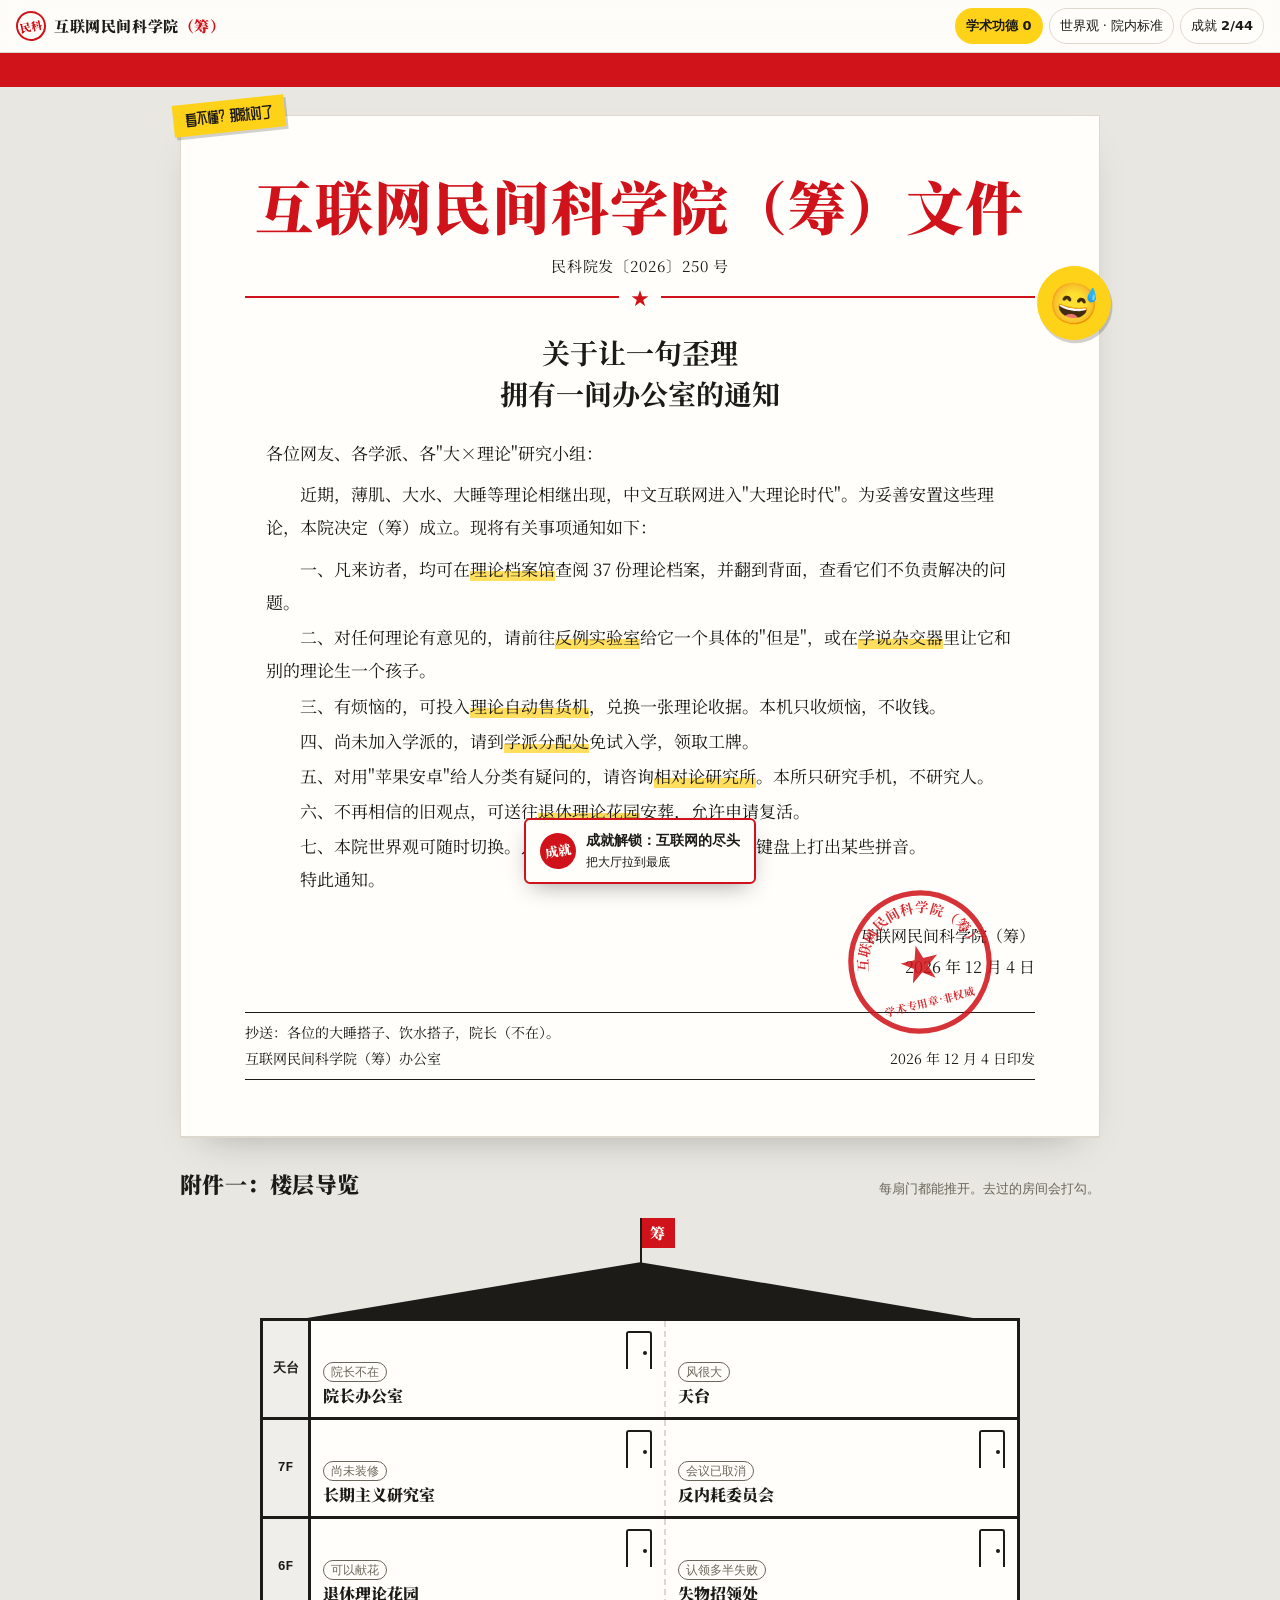
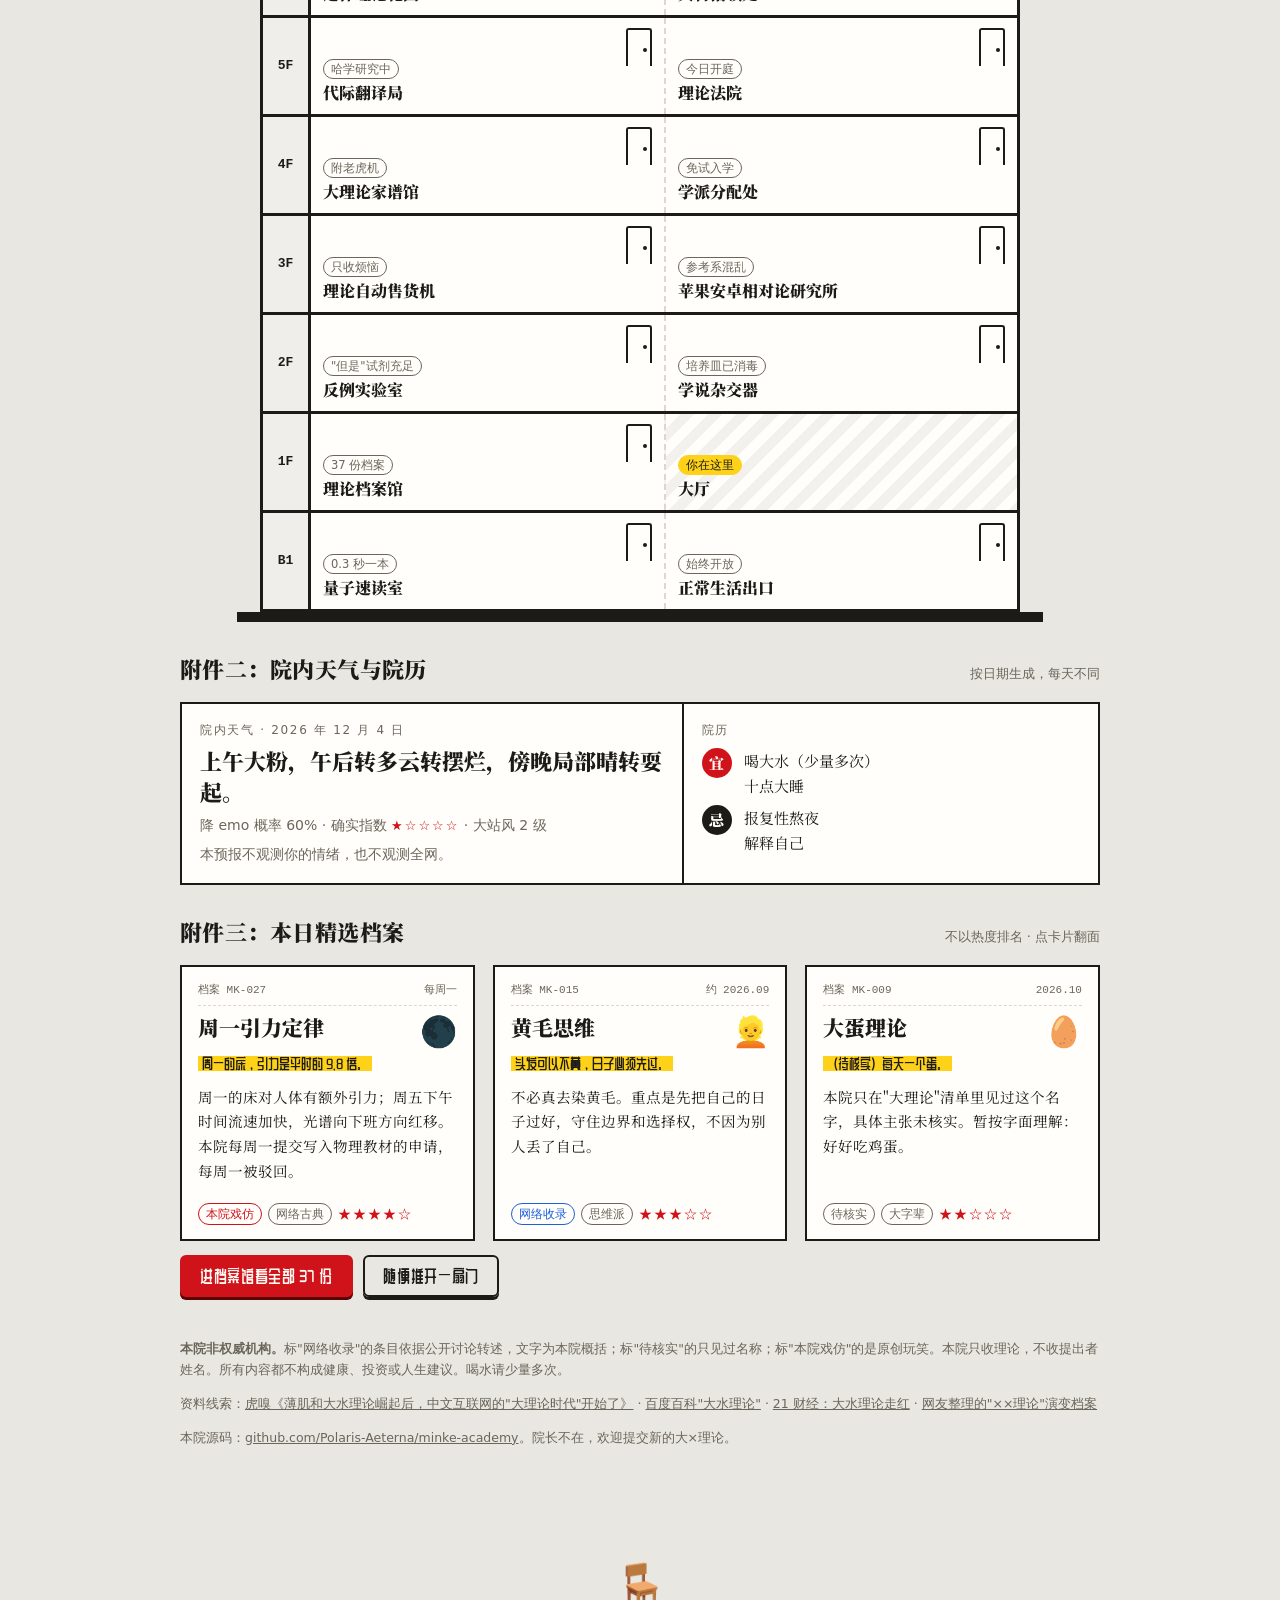
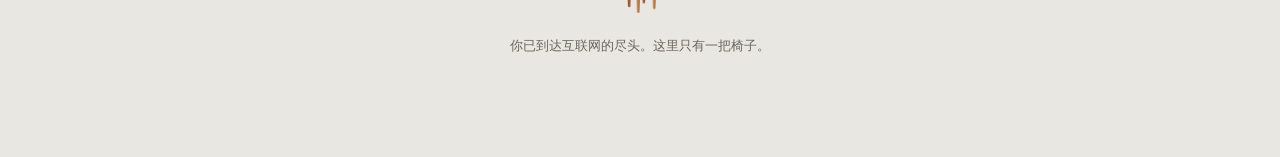
<file: index.html>
<!doctype html>
<html lang="zh-CN">
<head>
<meta charset="utf-8">
<meta name="viewport" content="width=device-width, initial-scale=1, viewport-fit=cover">
<meta name="description" content="一栋永远在筹备中的民间科学院：37 份理论档案，16 个能乱点的房间，8 种世界观，44 个隐藏成就。">
<meta name="theme-color" content="#d0121a">
<meta property="og:type" content="website">
<meta property="og:title" content="互联网民间科学院（筹）">
<meta property="og:description" content="一栋永远在筹备中的民间科学院：37 份理论档案，16 个能乱点的房间，8 种世界观，44 个隐藏成就。">
<meta property="og:url" content="https://polaris-aeterna.github.io/minke-academy/">
<link rel="icon" href="data:image/svg+xml,%3Csvg%20xmlns%3D%27http%3A//www.w3.org/2000/svg%27%20viewBox%3D%270%200%2064%2064%27%3E%3Ccircle%20cx%3D%2732%27%20cy%3D%2732%27%20r%3D%2727%27%20fill%3D%27none%27%20stroke%3D%27%23d0121a%27%20stroke-width%3D%275%27/%3E%3Ctext%20x%3D%2732%27%20y%3D%2743%27%20font-size%3D%2730%27%20font-weight%3D%27900%27%20text-anchor%3D%27middle%27%20fill%3D%27%23d0121a%27%20font-family%3D%27serif%27%3E%E6%B0%91%3C/text%3E%3C/svg%3E">
<style>
:root{padding-top:env(safe-area-inset-top,0px);padding-bottom:env(safe-area-inset-bottom,0px)}
body{margin:0}
img{max-width:100%}
[hidden]{display:none!important}
</style>
<title>互联网民间科学院（筹）</title>
<meta name="claude:viewport-fit-sides" content="cover">
<link rel="preconnect" href="https://fonts.googleapis.com">
<link rel="preconnect" href="https://fonts.gstatic.com" crossorigin>
<link rel="stylesheet" href="https://fonts.googleapis.com/css2?family=Ma+Shan+Zheng&family=Noto+Serif+SC:wght@200;400;700;900&family=ZCOOL+QingKe+HuangYou&display=swap">
<style>
/* Layout: 一份红头文件摊在办公桌上，被互联网贴满了贴纸；楼层导览是这份文件的附件，每个房间是一扇门。 */
:root{
  --desk0:#e8e7e1; --sheet0:#fffefa; --ink0:#1c1b18; --muted0:#6b665b; --line0:#dcd8cd;
  --red0:#d0121a; --yellow0:#ffd21a; --blue0:#1d5fdc; --pink0:#ff4f9f; --green0:#1d8a5a;
  --on-yellow:#1c1b18; --on-red:#fffaf3;
  --f-display:"Noto Serif SC","Songti SC","STSong","SimSun",serif;
  --f-body:"Noto Serif SC","Songti SC","STSong","SimSun",serif;
  --f-pop:"ZCOOL QingKe HuangYou","PingFang SC","Hiragino Sans GB","Microsoft YaHei",sans-serif;
  --f-brush:"Ma Shan Zheng","STKaiti","KaiTi",cursive;
  --f-ui:"PingFang SC","Hiragino Sans GB","Microsoft YaHei",system-ui,sans-serif;
  --f-mono:ui-monospace,"SF Mono",Menlo,Consolas,monospace;
  --r:6px;
}
@media (prefers-color-scheme: dark){
  :root:not([data-theme="light"]){
    --desk0:#0f0e0c; --sheet0:#1a1916; --ink0:#ece8de; --muted0:#a29d91; --line0:#35322b;
    --red0:#ff4d50; --yellow0:#ffd84d; --blue0:#7aa7ff; --pink0:#ff6fb4; --green0:#4cc38a;
    color-scheme:dark;
  }
}
:root[data-theme="dark"]{
  --desk0:#0f0e0c; --sheet0:#1a1916; --ink0:#ece8de; --muted0:#a29d91; --line0:#35322b;
  --red0:#ff4d50; --yellow0:#ffd84d; --blue0:#7aa7ff; --pink0:#ff6fb4; --green0:#4cc38a;
  color-scheme:dark;
}

body{
  --desk:var(--desk0); --sheet:var(--sheet0); --ink:var(--ink0); --muted:var(--muted0); --line:var(--line0);
  --red:var(--red0); --yellow:var(--yellow0); --blue:var(--blue0); --pink:var(--pink0); --green:var(--green0);
  background:var(--desk); color:var(--ink);
  font-family:var(--f-body); font-size:16px; line-height:1.7;
  min-height:100vh; overflow-x:hidden;
  transition:background-color .6s ease, color .6s ease;
}
*,*::before,*::after{box-sizing:border-box}
a{color:inherit}
button,input,select,textarea{font:inherit;color:inherit}
:focus-visible{outline:3px solid var(--blue);outline-offset:2px;border-radius:3px}
.sr-only{position:absolute;width:1px;height:1px;overflow:hidden;clip:rect(0 0 0 0);white-space:nowrap}

/* ---------- 顶栏 ---------- */
.bar{
  position:sticky; top:env(safe-area-inset-top,0px); z-index:40;
  display:flex; align-items:center; justify-content:space-between; gap:10px;
  padding-block:8px;
  padding-left:max(16px, env(safe-area-inset-left,0px));
  padding-right:max(16px, env(safe-area-inset-right,0px));
  background:color-mix(in oklab, var(--sheet) 92%, transparent);
  backdrop-filter:blur(8px); -webkit-backdrop-filter:blur(8px);
  border-bottom:1px solid var(--line);
}
.bar-logo{display:flex;align-items:center;gap:8px;text-decoration:none;font-family:var(--f-display);font-weight:900;font-size:15px;letter-spacing:.04em;min-width:0}
.bar-logo .txt{white-space:nowrap;overflow:hidden;text-overflow:ellipsis}
.bar-logo i{font-style:normal;color:var(--red)}
.mini-seal{flex:none;width:30px;height:30px;border:2px solid var(--red);border-radius:50%;display:grid;place-items:center;color:var(--red);font-size:11px;line-height:1;transform:rotate(-12deg);font-family:var(--f-display)}
.bar-tools{display:flex;gap:6px;align-items:center;flex:none}
.tool{
  font-family:var(--f-ui); font-size:13px; padding:6px 10px; border-radius:999px;
  border:1px solid var(--line); background:var(--sheet); cursor:pointer; white-space:nowrap;
}
.tool:hover{border-color:var(--ink)}
.tool b{font-variant-numeric:tabular-nums}
.merit{background:var(--yellow);color:var(--on-yellow);border-color:transparent;font-weight:600}
.merit:active{transform:scale(.94)}
@media (max-width:620px){
  .bar-logo .txt{display:none}
  .tool .lbl-long{display:none}
}

/* ---------- 公告滚动条 ---------- */
.ticker{background:var(--red);color:var(--on-red);overflow:hidden;font-family:var(--f-ui);font-size:13px;white-space:nowrap;position:relative;cursor:pointer}
.ticker-track{display:inline-flex;gap:56px;padding:6px 0;animation:tick 70s linear infinite;padding-left:100%}
.ticker:hover .ticker-track,.ticker.paused .ticker-track{animation-play-state:paused}
.ticker-track span::before{content:"院内公告 ▸ ";opacity:.75}
@keyframes tick{to{transform:translateX(-100%)}}

/* ---------- 主体 ---------- */
main{
  padding-block:28px 80px;
  padding-left:max(16px, env(safe-area-inset-left,0px));
  padding-right:max(16px, env(safe-area-inset-right,0px));
}
.wrap{max-width:920px;margin:0 auto;display:flex;flex-direction:column;gap:28px}

/* 红头文件纸张 */
.doc{
  position:relative; background:var(--sheet); border:1px solid var(--line);
  box-shadow:0 1px 0 var(--line), 0 18px 40px -24px rgba(0,0,0,.35);
  padding:clamp(22px,5vw,56px) clamp(18px,5vw,64px);
  min-width:0;
}
.redhead{
  font-family:var(--f-display); font-weight:900; color:var(--red);
  font-size:min(58px, calc((100vw - 92px) / 13.4)); line-height:1.15; text-align:center; letter-spacing:.02em; white-space:nowrap;
  margin:0; text-wrap:balance; user-select:none;
}
.redhead .chou{display:inline-block;cursor:pointer;transition:transform .5s cubic-bezier(.5,-0.4,.6,1.4)}
.redhead .chou.falling{transform:translateY(120px) rotate(70deg);opacity:.4}
.docno{text-align:center;font-family:var(--f-body);font-size:15px;margin:14px 0 0;letter-spacing:.06em}
.redline{display:flex;align-items:center;gap:12px;color:var(--red);margin:10px 0 26px}
.redline::before,.redline::after{content:"";flex:1;height:2px;background:var(--red)}
.redline span{font-size:18px;line-height:1}
.doc-title{font-family:var(--f-display);font-weight:700;font-size:clamp(20px,3.6vw,28px);text-align:center;line-height:1.45;margin:0 0 22px;text-wrap:balance}
.doc-body{font-size:17px;line-height:1.95;max-width:44em;margin:0 auto}
.doc-body p{margin:0 0 .5em;text-indent:2em}
.doc-body p.noindent{text-indent:0}
.doc-body ol{margin:0;padding:0;list-style:none;display:flex;flex-direction:column;gap:2px}
.doc-body li{text-indent:2em}
.doc-body li a{color:var(--ink);text-decoration:none;background:linear-gradient(transparent 62%, color-mix(in oklab,var(--yellow) 70%, transparent) 62%);cursor:pointer}
.doc-body li a:hover{background:var(--yellow);color:var(--on-yellow)}
.doc-sign{text-align:right;margin-top:26px;font-size:16px;line-height:1.9;position:relative}
.doc-foot{margin-top:30px;border-top:1px solid var(--ink);border-bottom:1px solid var(--ink);padding:8px 0;font-size:14px;display:flex;flex-direction:column;gap:2px}
.doc-foot div{display:flex;justify-content:space-between;gap:12px;flex-wrap:wrap}

/* 公章 */
.seal{position:absolute;right:clamp(0px,4vw,40px);top:-34px;width:150px;height:150px;transform:rotate(-14deg);cursor:pointer;opacity:.86;transition:transform .3s}
.seal:hover{transform:rotate(-8deg) scale(1.04)}
.seal.drop{animation:sealdrop 1.6s cubic-bezier(.5,0,.8,.4) forwards}
@keyframes sealdrop{to{transform:translateY(160vh) rotate(260deg);opacity:0}}
.seal text{font-family:var(--f-display);font-weight:700;fill:var(--red)}

/* 贴纸 */
.sticker{
  position:absolute; z-index:3; font-family:var(--f-pop); background:var(--yellow); color:var(--on-yellow);
  padding:6px 12px; font-size:15px; line-height:1.3; box-shadow:2px 3px 0 rgba(0,0,0,.18);
  transform:rotate(var(--rot,-4deg)); cursor:pointer; user-select:none; max-width:210px;
  transition:transform .2s;
}
.sticker:hover{transform:rotate(calc(var(--rot,-4deg) * -1)) scale(1.06)}
.sticker.round{border-radius:50%;width:74px;height:74px;display:grid;place-items:center;font-size:40px;padding:0}
.sticker.peeled{transform:rotate(30deg) translate(30px,-20px);opacity:.15}
.scribble{position:absolute;pointer-events:none;color:var(--red);opacity:.75}

/* 小标题 / 区块 */
.sec-h{display:flex;align-items:baseline;justify-content:space-between;gap:12px;flex-wrap:wrap;margin:0 0 14px}
.sec-h h2{font-family:var(--f-display);font-weight:900;font-size:22px;margin:0;letter-spacing:.02em}
.sec-h .note{font-family:var(--f-ui);font-size:13px;color:var(--muted)}
.eyebrow{font-family:var(--f-ui);font-size:12px;letter-spacing:.14em;color:var(--muted);text-transform:uppercase}

/* ---------- 楼层导览 ---------- */
.building{position:relative;max-width:760px;margin:0 auto;width:100%}
.roof{height:56px;position:relative;margin:0 6%}
.roof::before{content:"";position:absolute;inset:0;background:var(--ink);clip-path:polygon(0 100%,50% 0,100% 100%)}
.flag{position:absolute;left:50%;top:-44px;width:2px;height:48px;background:var(--ink)}
.flag span{position:absolute;left:2px;top:0;background:var(--red);color:var(--on-red);font-family:var(--f-display);font-weight:900;font-size:15px;padding:2px 10px 2px 8px;transform-origin:left center;animation:wave 2.4s ease-in-out infinite;white-space:nowrap}
@keyframes wave{50%{transform:skewY(-6deg) scaleX(.92)}}
.floors{border:3px solid var(--ink);border-top:none;background:var(--sheet)}
.floor{display:grid;grid-template-columns:48px 1fr 1fr;border-top:3px solid var(--ink)}
.floor-no{display:grid;place-items:center;font-family:var(--f-mono);font-weight:700;font-size:13px;border-right:3px solid var(--ink);background:color-mix(in oklab,var(--ink) 6%,var(--sheet))}
.room{
  position:relative; display:flex; flex-direction:column; justify-content:flex-end; gap:4px;
  min-height:96px; padding:12px 12px 10px 12px; text-decoration:none; color:var(--ink);
  border-left:2px dashed var(--line); background:var(--sheet); cursor:pointer; min-width:0;
  transition:background .2s;
}
.floor .room:nth-child(2){border-left:none}
.room:hover{background:color-mix(in oklab,var(--yellow) 22%,var(--sheet))}
.room .door{position:absolute;right:12px;top:10px;width:26px;height:38px;border:2px solid var(--ink);border-bottom:none;border-radius:3px 3px 0 0;transform-origin:left;transition:transform .35s}
.room .door::after{content:"";position:absolute;right:3px;top:18px;width:4px;height:4px;border-radius:50%;background:var(--ink)}
.room:hover .door{transform:perspective(120px) rotateY(-55deg)}
.room b{font-family:var(--f-display);font-weight:900;font-size:16px;line-height:1.3;padding-right:34px;text-wrap:balance}
.room small{font-family:var(--f-ui);font-size:12px;color:var(--muted)}
.room .chip{align-self:flex-start}
.room.here{background:repeating-linear-gradient(135deg,var(--sheet) 0 10px,color-mix(in oklab,var(--ink) 5%,var(--sheet)) 10px 20px);cursor:default}
.room.visited b::after{content:" ✓";color:var(--green);font-size:13px}
.ground{height:10px;background:var(--ink);margin:0 -3%}
@media (max-width:520px){
  .floor{grid-template-columns:34px 1fr 1fr}
  .room{min-height:88px;padding:10px 8px 8px}
  .room b{font-size:14px;padding-right:22px}
  .room .door{width:18px;height:28px;right:8px}
}

/* chips */
.chip{display:inline-flex;align-items:center;gap:4px;font-family:var(--f-ui);font-size:11.5px;line-height:1.4;padding:1px 7px;border-radius:999px;border:1px solid currentColor;white-space:nowrap}
.chip.red{color:var(--red)}
.chip.blue{color:var(--blue)}
.chip.green{color:var(--green)}
.chip.mute{color:var(--muted)}
.chip.solid{background:var(--yellow);color:var(--on-yellow);border-color:var(--yellow)}

/* 按钮 */
.btn{
  display:inline-flex;align-items:center;justify-content:center;gap:6px;cursor:pointer;
  font-family:var(--f-pop);font-size:17px;letter-spacing:.04em;padding:9px 18px;border-radius:var(--r);
  background:var(--red);color:var(--on-red);border:2px solid var(--red);
  box-shadow:0 3px 0 color-mix(in oklab,var(--red) 55%,#000);transition:transform .08s, box-shadow .08s;
  text-decoration:none; line-height:1.2;
}
.btn:active{transform:translateY(3px);box-shadow:none}
.btn.ghost{background:transparent;color:var(--ink);border-color:var(--ink);box-shadow:0 3px 0 var(--ink)}
.btn.yellow{background:var(--yellow);color:var(--on-yellow);border-color:var(--on-yellow);box-shadow:0 3px 0 var(--on-yellow)}
.btn.small{font-size:14px;padding:5px 12px}
.btn[disabled]{opacity:.45;cursor:not-allowed}
.btn-row{display:flex;flex-wrap:wrap;gap:10px;align-items:center}

/* 表单 */
.field{display:flex;flex-direction:column;gap:6px;min-width:0}
.field label{font-family:var(--f-ui);font-size:13px;color:var(--muted)}
input[type=text],textarea,select{
  width:100%;border:2px solid var(--ink);border-radius:var(--r);background:var(--sheet);padding:9px 12px;font-size:16px;font-family:var(--f-body);
}
textarea{resize:vertical;min-height:80px;line-height:1.6}

/* 房间页头（门牌） */
.room-head{display:flex;flex-direction:column;gap:10px;align-items:flex-start}
.crumb{font-family:var(--f-ui);font-size:13px;color:var(--muted);display:flex;gap:6px;flex-wrap:wrap}
.crumb a{color:var(--muted)}
.plaque{
  position:relative;display:inline-block;padding:14px 30px;border:3px double var(--ink);background:var(--sheet);
  font-family:var(--f-display);font-weight:900;font-size:clamp(24px,5vw,40px);line-height:1.2;color:var(--red);letter-spacing:.06em;text-wrap:balance;
  background-image:radial-gradient(circle at 10px 10px,var(--muted) 2.5px,transparent 3px),radial-gradient(circle at calc(100% - 10px) 10px,var(--muted) 2.5px,transparent 3px),radial-gradient(circle at 10px calc(100% - 10px),var(--muted) 2.5px,transparent 3px),radial-gradient(circle at calc(100% - 10px) calc(100% - 10px),var(--muted) 2.5px,transparent 3px);
}
.room-lede{font-size:17px;max-width:40em;margin:0;color:var(--ink)}
.room-lede em{font-style:normal;background:var(--yellow);color:var(--on-yellow);padding:0 4px}

.panel{background:var(--sheet);border:1px solid var(--line);padding:clamp(16px,3.5vw,28px);min-width:0;position:relative}
.panel.bold{border:2px solid var(--ink);box-shadow:5px 5px 0 var(--ink)}
.grid2{display:grid;grid-template-columns:repeat(auto-fit,minmax(min(100%,300px),1fr));gap:20px}
.muted{color:var(--muted)}
.small{font-size:14px}
.ui{font-family:var(--f-ui)}
.hl{background:var(--yellow);color:var(--on-yellow);padding:0 3px}

/* ---------- 档案卡 ---------- */
.filters{display:flex;flex-wrap:wrap;gap:8px;align-items:center}
.fbtn{font-family:var(--f-ui);font-size:13px;padding:5px 12px;border-radius:999px;border:1px solid var(--ink);background:transparent;cursor:pointer}
.fbtn[aria-pressed=true]{background:var(--ink);color:var(--sheet)}
.cards{display:grid;grid-template-columns:repeat(auto-fill,minmax(min(100%,260px),1fr));gap:18px}
.card{perspective:1200px;min-width:0}
.card-in{display:grid;transition:transform .55s cubic-bezier(.3,.7,.3,1);transform-style:preserve-3d;height:100%}
.card.flipped .card-in{transform:rotateY(180deg)}
.face{grid-area:1/1;backface-visibility:hidden;-webkit-backface-visibility:hidden;background:var(--sheet);border:2px solid var(--ink);padding:14px 16px 14px;display:flex;flex-direction:column;gap:8px;cursor:pointer;min-width:0}
.face.back{transform:rotateY(180deg);background:color-mix(in oklab,var(--yellow) 14%,var(--sheet))}
.card-top{display:flex;justify-content:space-between;align-items:center;gap:8px;font-family:var(--f-mono);font-size:11px;color:var(--muted);border-bottom:1px dashed var(--line);padding-bottom:6px}
.card h3{font-family:var(--f-display);font-weight:900;font-size:21px;margin:0;line-height:1.25;display:flex;justify-content:space-between;gap:8px;align-items:flex-start}
.card h3 .emo{font-size:30px;line-height:1;flex:none}
.slogan{font-family:var(--f-pop);font-size:17px;line-height:1.4;margin:0}
.slogan span{background:var(--yellow);color:var(--on-yellow);box-decoration-break:clone;-webkit-box-decoration-break:clone;padding:0 4px}
.card p{margin:0;font-size:14.5px;line-height:1.7}
.card .tags{display:flex;gap:6px;flex-wrap:wrap;margin-top:auto;padding-top:4px}
.back-h{font-family:var(--f-ui);font-size:12px;color:var(--red);letter-spacing:.1em}
.stars{color:var(--red);letter-spacing:2px;font-size:13px}

/* 理论详情弹窗 */
dialog{border:none;padding:0;background:transparent;color:var(--ink);max-width:min(680px,calc(100vw - 32px));width:100%;max-height:calc(100vh - 40px)}
dialog::backdrop{background:rgba(10,8,5,.55);backdrop-filter:blur(2px)}
.dlg{background:var(--sheet);border:2px solid var(--ink);box-shadow:8px 8px 0 var(--red);padding:clamp(18px,4vw,30px);display:flex;flex-direction:column;gap:14px;max-height:calc(100vh - 56px);overflow:auto;position:relative}
.dlg-close{position:absolute;right:10px;top:10px;width:36px;height:36px;border-radius:50%;border:2px solid var(--ink);background:var(--sheet);cursor:pointer;font-size:18px;line-height:1}
.dl{display:grid;grid-template-columns:7.5em 1fr;gap:8px 14px;margin:0;font-size:15px}
.dl dt{font-family:var(--f-ui);font-size:13px;color:var(--muted);padding-top:2px}
.dl dd{margin:0;min-width:0}
@media (max-width:480px){.dl{grid-template-columns:1fr}.dl dt{padding-top:6px}}

/* 模式面板 */
.modes{display:grid;grid-template-columns:repeat(auto-fill,minmax(min(100%,180px),1fr));gap:10px}
.mode-card{text-align:left;border:2px solid var(--ink);background:var(--sheet);padding:10px 12px;cursor:pointer;display:flex;flex-direction:column;gap:2px;border-radius:var(--r)}
.mode-card b{font-family:var(--f-pop);font-size:19px;font-weight:400}
.mode-card span{font-family:var(--f-ui);font-size:12.5px;color:var(--muted);line-height:1.45}
.mode-card[aria-pressed=true]{background:var(--ink);color:var(--sheet)}
.mode-card[aria-pressed=true] span{color:inherit;opacity:.8}
.toggles{display:flex;gap:16px;flex-wrap:wrap;font-family:var(--f-ui);font-size:14px}
.toggles label{display:flex;gap:6px;align-items:center;cursor:pointer}

/* 成就 */
.achs{display:grid;grid-template-columns:repeat(auto-fill,minmax(min(100%,190px),1fr));gap:8px}
.ach{border:1px solid var(--line);padding:8px 10px;display:flex;gap:10px;align-items:flex-start;min-width:0}
.ach .medal{flex:none;width:34px;height:34px;border-radius:50%;display:grid;place-items:center;border:2px solid var(--muted);color:var(--muted);font-family:var(--f-display);font-weight:900;font-size:13px}
.ach.on{border-color:var(--red)}
.ach.on .medal{border-color:var(--red);background:var(--red);color:var(--on-red)}
.ach b{display:block;font-family:var(--f-display);font-size:14px;line-height:1.35}
.ach small{display:block;font-family:var(--f-ui);font-size:12px;color:var(--muted);line-height:1.4}
.progress{height:10px;border:2px solid var(--ink);border-radius:999px;overflow:hidden;background:var(--sheet)}
.progress i{display:block;height:100%;background:var(--red);transition:width .4s}

/* toast */
#toasts{
  position:fixed;z-index:80;left:50%;transform:translateX(-50%);
  bottom:calc(16px + env(safe-area-inset-bottom,0px));
  display:flex;flex-direction:column-reverse;gap:8px;align-items:center;width:min(440px,calc(100vw - 32px));pointer-events:none
}
.toast{pointer-events:auto;background:var(--ink);color:var(--sheet);font-family:var(--f-ui);font-size:14px;padding:10px 14px;border-radius:var(--r);box-shadow:0 8px 24px -8px rgba(0,0,0,.4);animation:tin .25s ease-out;max-width:100%;line-height:1.5}
.toast.ach-t{background:var(--sheet);color:var(--ink);border:2px solid var(--red);display:flex;gap:10px;align-items:center}
.toast.ach-t .medal{flex:none;width:36px;height:36px;border-radius:50%;background:var(--red);color:var(--on-red);display:grid;place-items:center;font-family:var(--f-display);font-weight:900;font-size:13px;transform:rotate(-10deg)}
.toast.out{animation:tout .3s ease-in forwards}
@keyframes tin{from{transform:translateY(12px);opacity:0}}
@keyframes tout{to{transform:translateY(8px);opacity:0}}

/* 浮字 / 弹幕 / 特效层 */
#fx,#danmaku,#floaters{position:fixed;inset:0;pointer-events:none;z-index:30;overflow:hidden}
#floaters{z-index:70}
.floater{position:absolute;font-family:var(--f-pop);font-size:18px;color:var(--red);white-space:nowrap;animation:floatup 1s ease-out forwards;text-shadow:0 0 3px var(--sheet),0 0 3px var(--sheet)}
@keyframes floatup{to{transform:translate(-50%,-70px);opacity:0}}
.dm{position:absolute;left:100%;white-space:nowrap;font-family:var(--f-pop);font-size:19px;pointer-events:auto;cursor:pointer;padding:0 4px;
  text-shadow:-1px -1px 0 var(--sheet),1px -1px 0 var(--sheet),-1px 1px 0 var(--sheet),1px 1px 0 var(--sheet);animation:dm linear forwards}
.dm::after{content:"NPC";font-family:var(--f-ui);font-size:9px;vertical-align:super;margin-left:3px;opacity:.6}
@keyframes dm{to{transform:translateX(calc(-100vw - 100%))}}

/* 大睡模式 */
body.mode-sleep{
  --desk:#0a1130; --sheet:#121a3c; --ink:#d9ddf2; --muted:#8a91b8; --line:#2a3462; --red:#ff8a8a; --yellow:#ffe27a; --blue:#9fb7ff; --green:#7fdcae;
  color-scheme:dark;
}
body.mode-sleep main .doc,body.mode-sleep main .panel,body.mode-sleep .card{transition:transform 3s ease;transform-origin:bottom left}
body.mode-sleep main .wrap > *:nth-child(odd){transform:rotate(-.7deg)}
body.mode-sleep main .wrap > *:nth-child(even){transform:rotate(.5deg)}
.moon{position:fixed;right:calc(24px + env(safe-area-inset-right,0px));top:110px;width:70px;height:70px;border-radius:50%;box-shadow:-14px 8px 0 0 #ffe9a8;transform:rotate(-20deg);opacity:.9}
.zzz{position:absolute;font-family:var(--f-pop);color:#cfd6ff;font-size:24px;animation:zz 4s ease-out forwards}
@keyframes zz{to{transform:translate(40px,-140px) rotate(14deg);opacity:0}}
.wake{position:fixed;z-index:60;left:50%;transform:translateX(-50%);top:calc(64px + env(safe-area-inset-top,0px));pointer-events:auto}

/* 大水模式 */
.water{position:fixed;left:0;right:0;bottom:0;height:var(--lvl,26vh);transition:height 1s ease;pointer-events:none}
.water svg{position:absolute;left:0;top:-28px;width:200%;height:30px;animation:wv 6s linear infinite}
.water svg path{fill:color-mix(in oklab,var(--blue) 30%,transparent)}
.water .body{position:absolute;inset:0;background:color-mix(in oklab,var(--blue) 30%,transparent)}
.water .w2{top:-20px;animation-duration:9s;opacity:.7}
@keyframes wv{to{transform:translateX(-50%)}}
body.mode-water .card,body.mode-water .room,body.mode-water .panel{animation:bob 3.2s ease-in-out infinite}
body.mode-water .card:nth-child(3n+1),body.mode-water .room:nth-child(odd){animation-delay:-1.1s}
body.mode-water .card:nth-child(3n+2){animation-delay:-2s}
@keyframes bob{50%{transform:translateY(-5px) rotate(.4deg)}}
.bubble{position:absolute;border:2px solid color-mix(in oklab,var(--blue) 60%,transparent);border-radius:50%;animation:bub 5s ease-in forwards}
@keyframes bub{to{transform:translateY(-34vh);opacity:0}}
.bottle-w{position:fixed;z-index:60;right:calc(16px + env(safe-area-inset-right,0px));bottom:calc(16px + env(safe-area-inset-bottom,0px));background:var(--sheet);border:2px solid var(--ink);padding:10px 12px;display:flex;gap:10px;align-items:center;pointer-events:auto;box-shadow:4px 4px 0 var(--blue);font-family:var(--f-ui);font-size:13px;max-width:calc(100vw - 32px)}
.bottle{width:30px;height:64px;border:2px solid var(--ink);border-radius:8px 8px 6px 6px;position:relative;overflow:hidden;flex:none}
.bottle::before{content:"";position:absolute;left:8px;right:8px;top:-2px;height:7px;background:var(--ink);border-radius:2px}
.bottle i{position:absolute;left:0;right:0;bottom:0;background:var(--blue);transition:height .4s}

/* 薄肌模式 */
body.mode-thin main *,body.mode-thin .bar *{font-weight:200 !important;letter-spacing:.08em}
body.mode-thin .doc,body.mode-thin .panel,body.mode-thin .face,body.mode-thin .floors,body.mode-thin .floor,body.mode-thin .plaque{border-width:1px !important;box-shadow:none !important}
body.mode-thin .wrap{max-width:760px}
body.mode-thin .face,body.mode-thin .panel{background-image:repeating-linear-gradient(90deg,transparent 0 calc(50% - .5px),color-mix(in oklab,var(--ink) 10%,transparent) calc(50% - .5px) calc(50% + .5px),transparent calc(50% + .5px) 100%),repeating-linear-gradient(0deg,transparent 0 38px,color-mix(in oklab,var(--ink) 7%,transparent) 38px 39px)}

/* 大粉模式 */
body.mode-pink{
  --desk:color-mix(in oklab,var(--desk0) 72%,var(--pink0));
  --sheet:color-mix(in oklab,var(--sheet0) 86%,var(--pink0));
  --line:color-mix(in oklab,var(--line0) 55%,var(--pink0));
  --red:var(--pink0); --yellow:color-mix(in oklab,var(--yellow0) 50%,var(--pink0));
}
.noodle{position:absolute;top:-60px;font-size:28px;animation:fall linear forwards}
.noodle.str{width:3px;height:60px;border-radius:3px;background:repeating-linear-gradient(180deg,#f3e3b0 0 6px,#e9d08c 6px 12px);transform-origin:top}
@keyframes fall{to{transform:translateY(calc(100vh + 120px)) rotate(var(--spin,180deg))}}

/* 发疯模式 */
body.mode-crazy .plaque,body.mode-crazy .redhead,body.mode-crazy .card h3,body.mode-crazy .sec-h h2{animation:jit .18s steps(2) infinite}
body.mode-crazy .card:nth-child(odd){transform:rotate(-1.5deg)}
body.mode-crazy .card:nth-child(even){transform:rotate(1.2deg)}
body.mode-crazy .room:nth-child(odd){transform:rotate(-1deg)}
@keyframes jit{50%{transform:translate(1px,-1px) rotate(.4deg)}}
.shake{animation:shk .5s}
@keyframes shk{20%{transform:translate(-8px,3px) rotate(-1deg)}40%{transform:translate(7px,-4px) rotate(1deg)}60%{transform:translate(-5px,2px)}80%{transform:translate(4px,-2px)}}
.crazyline{position:absolute;font-family:var(--f-pop);color:var(--red);font-size:clamp(22px,5vw,44px);white-space:nowrap;animation:cz 2.6s ease-out forwards;text-shadow:2px 2px 0 var(--yellow)}
@keyframes cz{0%{transform:scale(.4) rotate(-8deg);opacity:0}15%{transform:scale(1.1) rotate(3deg);opacity:1}80%{opacity:1}to{transform:scale(1) rotate(-2deg);opacity:0}}

/* 班味模式 */
body.mode-work main{filter:grayscale(.92) contrast(.92)}
body.mode-work .btn::after{content:"（收到）";font-size:.7em;opacity:.8}
.postit{position:absolute;width:132px;padding:12px;background:#fff59a;color:#33302a;font-family:var(--f-brush);font-size:19px;line-height:1.3;box-shadow:2px 4px 10px rgba(0,0,0,.18);pointer-events:auto;cursor:pointer}

/* 确实模式 */
.queshi-wm{position:fixed;inset:0;display:grid;place-items:center;pointer-events:none;font-family:var(--f-display);font-weight:900;font-size:min(42vw,420px);color:color-mix(in oklab,var(--red) 9%,transparent);transform:rotate(-14deg);user-select:none;line-height:1}

/* 正常生活模式：安静 */
body.mode-normal #danmaku,body.mode-normal #fx{display:none}
body.mode-normal .sticker{display:none}

/* ---------- 各房间 ---------- */
/* 天气 / 院历 */
.almanac{display:grid;grid-template-columns:1.2fr 1fr;gap:0;border:2px solid var(--ink);background:var(--sheet)}
.almanac > div{padding:16px 18px;min-width:0}
.almanac > div + div{border-left:2px solid var(--ink)}
.almanac .big{font-family:var(--f-display);font-weight:900;font-size:22px;line-height:1.4;margin:6px 0}
.yiji{display:grid;grid-template-columns:auto 1fr;gap:6px 12px;align-items:start;font-size:15px}
.yiji .y,.yiji .j{font-family:var(--f-display);font-weight:900;width:30px;height:30px;display:grid;place-items:center;color:var(--on-red);background:var(--red);border-radius:50%;font-size:15px}
.yiji .j{background:var(--ink);color:var(--sheet)}
@media (max-width:600px){.almanac{grid-template-columns:1fr}.almanac > div + div{border-left:none;border-top:2px solid var(--ink)}}

/* 售货机 */
.vend{display:grid;grid-template-columns:minmax(0,1fr) minmax(0,1fr);gap:22px;align-items:start}
@media (max-width:720px){.vend{grid-template-columns:1fr}}
.machine{background:var(--red);border-radius:14px 14px 6px 6px;padding:16px;border:3px solid var(--ink);box-shadow:6px 6px 0 var(--ink);color:var(--on-red);display:flex;flex-direction:column;gap:12px}
.machine-title{font-family:var(--f-pop);font-size:24px;text-align:center;letter-spacing:.08em}
.glass{background:color-mix(in oklab,var(--sheet) 88%,var(--blue));border:3px solid var(--ink);border-radius:6px;display:grid;grid-template-columns:repeat(4,1fr);gap:4px;padding:8px;color:var(--ink)}
.slot{display:flex;flex-direction:column;align-items:center;gap:2px;padding:4px 0;border-bottom:3px solid color-mix(in oklab,var(--ink) 50%,transparent)}
.slot .e{font-size:26px;line-height:1.2;transition:transform .3s}
.slot small{font-family:var(--f-ui);font-size:10px;color:var(--muted);text-align:center;line-height:1.2}
.slot.drop .e{animation:vdrop .7s ease-in forwards}
@keyframes vdrop{40%{transform:translateY(-6px)}to{transform:translateY(80px);opacity:0}}
.coin-in{display:flex;flex-direction:column;gap:8px;background:color-mix(in oklab,var(--ink) 20%,var(--red));padding:10px;border-radius:6px}
.coin-in input{border-color:var(--ink);background:var(--sheet);color:var(--ink)}
.tray{height:16px;background:var(--ink);border-radius:3px}
.receipt{
  background:#fbfaf3;color:#26241f;font-family:var(--f-mono);font-size:13.5px;line-height:1.6;padding:18px 18px 26px;
  box-shadow:0 10px 30px -14px rgba(0,0,0,.4);position:relative;max-width:360px;width:100%;margin:0 auto;
  -webkit-mask:linear-gradient(#000 0 0) top/100% calc(100% - 10px) no-repeat, conic-gradient(from -45deg at bottom,#0000,#000 1deg 89deg,#0000 90deg) bottom/16px 10px repeat-x;
  mask:linear-gradient(#000 0 0) top/100% calc(100% - 10px) no-repeat, conic-gradient(from -45deg at bottom,#0000,#000 1deg 89deg,#0000 90deg) bottom/16px 10px repeat-x;
  animation:print 1.1s steps(14) both;
}
@keyframes print{from{clip-path:inset(0 0 100% 0)}to{clip-path:inset(0 0 0 0)}}
.receipt h4{font-family:var(--f-display);font-weight:900;font-size:20px;text-align:center;margin:4px 0 2px;line-height:1.3;color:#26241f}
.receipt .c{text-align:center}
.receipt hr{border:none;border-top:1px dashed #8d887c;margin:8px 0}
.receipt .row{display:flex;justify-content:space-between;gap:12px}
.receipt .stamp{position:absolute;right:14px;bottom:30px;border:2px solid #d0121a;color:#d0121a;font-family:var(--f-display);font-weight:900;padding:2px 8px;transform:rotate(-12deg);font-size:13px;opacity:.85}

/* 培养皿 */
.dish-zone{display:grid;grid-template-columns:1fr auto 1fr;gap:14px;align-items:end}
@media (max-width:620px){.dish-zone{grid-template-columns:1fr}}
.dish{width:min(300px,80vw);aspect-ratio:1;max-width:100%;border-radius:50%;margin:0 auto;position:relative;
  background:radial-gradient(circle at 35% 30%,color-mix(in oklab,var(--sheet) 70%,#fff) 0 18%,transparent 19%),radial-gradient(circle,color-mix(in oklab,var(--green) 12%,var(--sheet)) 0 62%,color-mix(in oklab,var(--ink) 25%,var(--sheet)) 63% 66%,transparent 67%);
  display:grid;place-items:center}
.dish .ea,.dish .eb{position:absolute;font-size:54px;transition:all 1.2s cubic-bezier(.6,-0.3,.4,1.3)}
.dish .ea{left:20%}.dish .eb{right:20%}
.dish.merge .ea{left:38%;transform:rotate(-20deg) scale(1.15)}
.dish.merge .eb{right:38%;transform:rotate(20deg) scale(1.15)}
.dish.merge::after{content:"";position:absolute;inset:30%;border-radius:50%;background:radial-gradient(circle,color-mix(in oklab,var(--yellow) 70%,transparent),transparent 70%);animation:glow 1.2s ease-out}
@keyframes glow{from{transform:scale(.2);opacity:0}}

/* 相对论 */
.osbadge{display:inline-flex;align-items:center;gap:10px;font-family:var(--f-pop);font-size:clamp(34px,8vw,56px);line-height:1.1;padding:6px 20px;border:3px solid var(--ink);background:var(--yellow);color:var(--on-yellow);transform:rotate(-2deg)}
.formula{font-family:var(--f-display);font-size:clamp(18px,3.4vw,24px);text-align:center;padding:12px;border-block:1px solid var(--line);overflow-x:auto;white-space:nowrap}
.formula i{font-style:italic}
.calc-out{display:grid;grid-template-columns:repeat(auto-fit,minmax(min(100%,180px),1fr));gap:10px}
.calc-out > div{border:1px solid var(--line);padding:10px 12px;min-width:0}
.calc-out b{display:block;font-family:var(--f-display);font-weight:900;font-size:24px;font-variant-numeric:tabular-nums;line-height:1.2}
.calc-out small{font-family:var(--f-ui);font-size:12px;color:var(--muted)}
input[type=range]{width:100%;accent-color:var(--red)}
.chips{display:flex;flex-wrap:wrap;gap:6px}
.chips button{font-family:var(--f-ui);font-size:13px;padding:4px 10px;border-radius:999px;border:1px dashed var(--ink);background:transparent;cursor:pointer}
.chips button:hover{background:var(--yellow);color:var(--on-yellow)}

/* 家谱 */
.tree,.tree ul{list-style:none;margin:0;padding:0}
.tree ul{padding-left:14px}
.tree li{position:relative;padding:4px 0}
.tree ul > li{padding-left:20px}
.tree ul > li::before{content:"";position:absolute;left:0;top:0;bottom:0;border-left:2px solid var(--ink)}
.tree ul > li:last-child::before{bottom:auto;height:21px}
.tree ul > li::after{content:"";position:absolute;left:0;top:19px;width:16px;border-top:2px solid var(--ink)}
.node{display:inline-flex;align-items:baseline;gap:8px;flex-wrap:wrap;padding:3px 10px;border:2px solid var(--ink);background:var(--sheet);cursor:pointer;font-family:var(--f-display);font-weight:700;font-size:15px;text-align:left}
.node:hover{background:var(--yellow);color:var(--on-yellow)}
.node small{font-family:var(--f-ui);font-weight:400;font-size:12px;color:var(--muted)}
.node:hover small{color:inherit}
.node.root{background:var(--ink);color:var(--sheet)}
.node.root small{color:inherit;opacity:.75}
.node.pend{border-style:dashed}

/* 老虎机 */
.slotm{background:var(--ink);color:var(--sheet);border-radius:12px;padding:18px;display:flex;flex-direction:column;gap:14px;box-shadow:6px 6px 0 var(--red)}
.reels{display:grid;grid-template-columns:1fr 1fr 1.4fr;gap:8px}
.reel{background:var(--sheet);color:var(--ink);border-radius:6px;height:84px;overflow:hidden;position:relative;border:3px solid var(--yellow)}
.reel .strip{display:flex;flex-direction:column}
.reel .strip div{height:78px;display:grid;place-items:center;font-family:var(--f-display);font-weight:900;font-size:clamp(28px,6vw,44px);line-height:1}
.reel.spin .strip{animation:spin .12s linear infinite}
@keyframes spin{to{transform:translateY(-312px)}}
.slot-out{font-family:var(--f-pop);font-size:clamp(20px,4.4vw,30px);line-height:1.35;text-align:center;min-height:2.7em;color:var(--yellow)}

/* 考试 */
.q{display:flex;flex-direction:column;gap:10px}
.q h3{font-family:var(--f-display);font-weight:900;font-size:20px;margin:0}
.opts{display:grid;grid-template-columns:repeat(auto-fit,minmax(min(100%,220px),1fr));gap:8px}
.opt{text-align:left;border:2px solid var(--ink);background:var(--sheet);padding:10px 14px;cursor:pointer;font-size:15.5px;line-height:1.5;border-radius:var(--r)}
.opt:hover{background:color-mix(in oklab,var(--yellow) 40%,var(--sheet))}
.badge-card{max-width:380px;margin:0 auto;width:100%;border:3px solid var(--ink);background:var(--sheet);box-shadow:8px 8px 0 var(--red);overflow:hidden;position:relative}
.badge-card .hd{background:var(--red);color:var(--on-red);padding:12px 16px;font-family:var(--f-display);font-weight:900;font-size:17px;letter-spacing:.08em;display:flex;justify-content:space-between;align-items:center}
.badge-card .hole{width:44px;height:10px;border-radius:999px;background:var(--desk);border:2px solid var(--ink)}
.badge-card .bd{padding:18px;display:grid;grid-template-columns:96px 1fr;gap:16px;align-items:start}
.badge-card .photo{width:96px;height:120px;border:2px solid var(--ink);display:grid;place-items:center;font-size:58px;background:color-mix(in oklab,var(--yellow) 30%,var(--sheet))}
.badge-card .nm{font-family:var(--f-display);font-weight:900;font-size:24px;line-height:1.25;word-break:break-all}
.badge-card .sch{font-family:var(--f-pop);font-size:22px;color:var(--red);line-height:1.3}
.badge-card .meta{font-family:var(--f-ui);font-size:12px;color:var(--muted);line-height:1.6}
.badge-card .ft{border-top:2px dashed var(--line);padding:12px 18px 16px;font-size:14px;line-height:1.7}
.badge-card .ft b{font-family:var(--f-brush);font-weight:400;font-size:22px;color:var(--red)}
.badge-card svg.mini{position:absolute;right:10px;bottom:10px;width:84px;height:84px;transform:rotate(-16deg);opacity:.8}

/* 翻译局 */
.haha-meter{display:flex;flex-direction:column;gap:8px}
.haha-meter .bar2{height:22px;border:2px solid var(--ink);border-radius:4px;overflow:hidden;background:repeating-linear-gradient(90deg,var(--sheet) 0 9.5%,var(--line) 9.5% 10%)}
.haha-meter .bar2 i{display:block;height:100%;background:var(--red);transition:width .3s}
.haha-verdict{font-family:var(--f-pop);font-size:22px;line-height:1.35}
.emo-grid{display:grid;grid-template-columns:repeat(auto-fill,minmax(54px,1fr));gap:6px}
.emo-grid button{font-size:28px;aspect-ratio:1;border:2px solid var(--line);background:var(--sheet);cursor:pointer;border-radius:var(--r);line-height:1;max-width:100%}
.emo-grid button[aria-pressed=true]{border-color:var(--red);background:color-mix(in oklab,var(--yellow) 35%,var(--sheet))}
.gen-table{display:grid;grid-template-columns:auto 1fr;border:2px solid var(--ink)}
.gen-table > div{padding:8px 12px;border-bottom:1px solid var(--line);min-width:0}
.gen-table > div:nth-last-child(-n+2){border-bottom:none}
.gen-table .k{font-family:var(--f-ui);font-size:13px;color:var(--muted);border-right:1px solid var(--line);white-space:nowrap}
.hbars{display:flex;flex-direction:column;gap:6px}
.hbar{display:grid;grid-template-columns:minmax(0,9em) 1fr 3.4em;gap:10px;align-items:center;font-size:14px}
.hbar .lab{font-family:var(--f-ui);font-size:13px;text-align:right;line-height:1.3}
.hbar .track{height:18px;background:color-mix(in oklab,var(--ink) 6%,var(--sheet));border-radius:2px;position:relative}
.hbar .track i{position:absolute;left:0;top:0;bottom:0;background:var(--red);border-radius:2px;transition:width .8s cubic-bezier(.2,.8,.2,1)}
.hbar.hi .track i{background:var(--yellow);outline:2px solid var(--ink)}
.hbar .v{font-family:var(--f-mono);font-size:13px;font-variant-numeric:tabular-nums;text-align:right}

/* 法院 */
.transcript{display:flex;flex-direction:column;gap:10px;font-size:16px}
.line{display:grid;grid-template-columns:7.5em 1fr;gap:12px;animation:tin .3s ease-out}
.line .who{font-family:var(--f-display);font-weight:900;font-size:14px;text-align:right;color:var(--red);line-height:1.7}
.line.sys .who{color:var(--muted)}
@media (max-width:520px){.line{grid-template-columns:1fr;gap:0}.line .who{text-align:left}}
.verdict{border:2px solid var(--ink);padding:22px clamp(16px,4vw,32px);position:relative;background:var(--sheet)}
.verdict h3{font-family:var(--f-display);font-weight:900;text-align:center;font-size:24px;margin:0 0 4px;letter-spacing:.3em}
.verdict ol{margin:12px 0 0;padding-left:1.6em;display:flex;flex-direction:column;gap:6px}
.stampin{position:absolute;right:18px;bottom:14px;width:120px;height:120px;animation:stampin .5s cubic-bezier(.3,1.6,.6,1) both;animation-delay:.2s}
@keyframes stampin{from{transform:scale(2.6) rotate(-30deg);opacity:0}to{transform:scale(1) rotate(-14deg);opacity:.85}}
.cases{display:grid;grid-template-columns:repeat(auto-fit,minmax(min(100%,200px),1fr));gap:10px}
.case-btn{text-align:left;border:2px solid var(--ink);background:var(--sheet);padding:10px 14px;cursor:pointer;display:flex;flex-direction:column;gap:2px;border-radius:var(--r)}
.case-btn b{font-family:var(--f-display);font-weight:900;font-size:16px}
.case-btn small{font-family:var(--f-ui);font-size:12px;color:var(--muted);line-height:1.4}
.case-btn[aria-pressed=true]{background:var(--ink);color:var(--sheet)}
.case-btn[aria-pressed=true] small{color:inherit;opacity:.8}

/* 花园 */
.tombs{display:grid;grid-template-columns:repeat(auto-fill,minmax(min(100%,190px),1fr));gap:18px 14px;align-items:end}
.tomb{background:color-mix(in oklab,var(--muted) 22%,var(--sheet));border:2px solid var(--ink);border-radius:50% 50% 4px 4px / 34% 34% 4px 4px;padding:28px 14px 12px;text-align:center;display:flex;flex-direction:column;gap:6px;position:relative;min-width:0}
.tomb h3{font-family:var(--f-display);font-weight:900;font-size:19px;margin:0;line-height:1.3}
.tomb .yr{font-family:var(--f-mono);font-size:12px;color:var(--muted)}
.tomb p{margin:0;font-size:14px;line-height:1.55;font-family:var(--f-brush);font-size:17px}
.tomb .acts{display:flex;gap:6px;justify-content:center;flex-wrap:wrap;margin-top:4px}
.tomb .acts button{font-family:var(--f-ui);font-size:12px;border:1px solid var(--ink);background:var(--sheet);border-radius:999px;padding:3px 9px;cursor:pointer}
.tomb .flowers{min-height:22px;font-size:15px;letter-spacing:-3px;line-height:1.2;word-break:break-all}
.tomb.alive{animation:revive .9s ease-out}
@keyframes revive{30%{transform:translateY(-18px) rotate(-3deg)}60%{transform:translateY(0) rotate(2deg)}}
.tomb.mine{background:color-mix(in oklab,var(--yellow) 22%,var(--sheet))}

/* 失物 */
.lost{display:flex;flex-direction:column;border:2px solid var(--ink)}
.lost-row{display:grid;grid-template-columns:3.2em 1fr auto;gap:12px;align-items:center;padding:10px 14px;border-bottom:1px solid var(--line);min-width:0}
.lost-row:last-child{border-bottom:none}
.lost-row .no{font-family:var(--f-mono);font-size:12px;color:var(--muted)}
.lost-row b{font-family:var(--f-display);font-size:16px;display:block;line-height:1.4}
.lost-row small{font-family:var(--f-ui);font-size:12px;color:var(--muted);display:block;line-height:1.4}
.lost-row .res{grid-column:2 / -1;font-family:var(--f-pop);color:var(--red);font-size:16px}
@media (max-width:480px){.lost-row{grid-template-columns:1fr auto}.lost-row .no{display:none}.lost-row .res{grid-column:1 / -1}}

/* 长期主义 */
.reno{font-family:var(--f-display);font-weight:900;font-size:clamp(44px,12vw,110px);line-height:1;font-variant-numeric:tabular-nums;letter-spacing:-.02em;word-break:break-all}
.tape{background:repeating-linear-gradient(-45deg,var(--yellow) 0 18px,var(--ink) 18px 36px);height:22px;border-block:2px solid var(--ink)}

/* 会议 */
.meet-q{font-family:var(--f-display);font-weight:900;font-size:clamp(18px,3.6vw,26px);line-height:1.5;word-break:break-all}
.meet-q .p{color:var(--red)}

/* 院长办公室 */
.office{position:relative;height:340px;border:3px solid var(--ink);background:linear-gradient(var(--sheet) 0 74%,color-mix(in oklab,var(--ink) 12%,var(--sheet)) 74%);overflow:hidden}
.office .it{position:absolute;background:none;border:none;cursor:pointer;line-height:1;padding:4px;transition:transform .2s}
.office .it:hover{transform:scale(1.12) rotate(-4deg)}
.office .win{left:8%;top:12%;width:120px;height:96px;border:4px solid var(--ink);background:linear-gradient(color-mix(in oklab,var(--blue) 30%,var(--sheet)),color-mix(in oklab,var(--blue) 10%,var(--sheet)));display:grid;grid-template-columns:1fr 1fr;padding:0;transform-origin:left}
.office .win::before{content:"";border-right:4px solid var(--ink)}
.office .win.open{transform:perspective(300px) rotateY(-50deg)}
.office .desk{position:absolute;left:38%;bottom:16%;width:min(240px,44%);height:16px;background:var(--ink)}
.office .desk::before,.office .desk::after{content:"";position:absolute;top:16px;width:10px;height:60px;background:var(--ink)}
.office .desk::before{left:10px}.office .desk::after{right:10px}
.office .note{left:46%;bottom:calc(16% + 16px);font-family:var(--f-brush);font-size:16px;background:#fff59a;color:#33302a;padding:6px 8px;transform:rotate(-4deg);box-shadow:1px 2px 4px rgba(0,0,0,.2)}
.office .chair{left:26%;bottom:14%;font-size:64px}
.office .plant{right:8%;bottom:20%;font-size:64px}
.office .drawer{left:calc(38% + 20px);bottom:calc(16% - 32px);font-family:var(--f-ui);font-size:12px;border:2px solid var(--ink);background:var(--sheet);padding:2px 8px}
.office .cat{position:absolute;bottom:18%;left:-120px;font-size:70px;transition:left 2.4s ease-in-out}
.office .cat.in{left:44%}
.office-msg{min-height:3.4em;font-size:17px;line-height:1.7}
@media (max-width:520px){.office{height:300px}.office .win{width:84px;height:70px}.office .chair,.office .plant{font-size:48px}}

/* 速读 */
.speed{min-height:180px;border:2px solid var(--ink);padding:20px;font-size:17px;line-height:1.9;position:relative;overflow:hidden}
.speed.reading{display:grid;place-items:center;font-family:var(--f-display);font-weight:900;font-size:clamp(30px,8vw,64px);color:var(--red)}
.cert{border:6px double var(--red);padding:22px;text-align:center;display:flex;flex-direction:column;gap:6px;background:var(--sheet)}
.cert h3{font-family:var(--f-brush);font-weight:400;font-size:clamp(28px,6vw,40px);margin:0;color:var(--red)}

/* 正常生活出口 */
.exit-list{list-style:none;margin:0;padding:0;display:flex;flex-direction:column;gap:2px;font-size:clamp(22px,4.4vw,32px);font-family:var(--f-display);line-height:1.6}
.exit-list li{padding:6px 0;border-bottom:1px solid var(--line)}

/* 尽头 */
.endzone{text-align:center;padding:60px 0 20px;color:var(--muted);font-family:var(--f-ui);font-size:13px;display:flex;flex-direction:column;align-items:center;gap:8px}
.endzone .ch{font-size:46px;cursor:pointer}

.sources{font-family:var(--f-ui);font-size:12.5px;color:var(--muted);line-height:1.7}
.sources a{color:var(--muted)}

@media (prefers-reduced-motion: reduce){
  *,*::before,*::after{animation-duration:.01ms !important;animation-iteration-count:1 !important;transition-duration:.01ms !important}
  .ticker-track{animation:none;padding-left:16px;flex-wrap:wrap;white-space:normal}
}

/* 补充 */
.building{padding-top:46px}
.flash{position:fixed;inset:0;z-index:90;display:grid;place-items:center;background:var(--sheet);color:var(--red);font-family:var(--f-pop);font-size:clamp(40px,12vw,120px);pointer-events:none;animation:flash 1.9s ease-out forwards;text-align:center;line-height:1.2;padding-inline:16px}
@keyframes flash{0%{opacity:0;transform:scale(1.4)}10%{opacity:1;transform:scale(1)}70%{opacity:1}to{opacity:0}}
.six{position:absolute;top:-60px;font-family:var(--f-pop);color:var(--red);animation:fall linear forwards}
.example-tag{font-family:var(--f-ui);font-size:12px;color:var(--muted);text-align:center;margin-top:8px}
.hist{display:flex;flex-direction:column;gap:0;border:2px solid var(--ink)}
.hist > div{padding:10px 14px;border-bottom:1px solid var(--line);display:flex;flex-direction:column;gap:2px;min-width:0}
.hist > div:last-child{border-bottom:none;background:color-mix(in oklab,var(--yellow) 18%,var(--sheet))}
.hist b{font-family:var(--f-display);font-weight:900}
.hist .vno{font-family:var(--f-mono);font-size:12px;color:var(--red)}
.drafts{display:grid;grid-template-columns:repeat(auto-fill,minmax(min(100%,260px),1fr));gap:10px}
.draft{border:1px dashed var(--ink);padding:12px;display:flex;flex-direction:column;gap:6px;min-width:0}
.draft b{font-family:var(--f-display);font-weight:900}
.empty{border:2px dashed var(--line);padding:22px;text-align:center;color:var(--muted);font-family:var(--f-ui);font-size:14px;display:flex;flex-direction:column;gap:10px;align-items:center}
.result-card{border:2px solid var(--ink);background:var(--sheet);padding:18px;display:flex;flex-direction:column;gap:8px;box-shadow:6px 6px 0 var(--yellow)}
.result-card h3{font-family:var(--f-display);font-weight:900;font-size:26px;margin:0;line-height:1.3}
.kv{display:grid;grid-template-columns:5.5em 1fr;gap:6px 12px;font-size:15px}
.kv dt{font-family:var(--f-ui);font-size:13px;color:var(--muted);padding-top:2px}
.kv dd{margin:0;min-width:0}
.res-line{font-family:var(--f-pop);color:var(--red);font-size:15px;line-height:1.4;min-height:1.4em}
.office-link{font-family:var(--f-ui);font-size:14px}
body.mode-water #toasts{bottom:calc(112px + env(safe-area-inset-bottom,0px))}
.fanhud{position:fixed;z-index:35;top:calc(86px + env(safe-area-inset-top,0px));right:max(16px, env(safe-area-inset-right,0px));display:flex;flex-direction:column;gap:2px;background:var(--sheet);border:2px solid var(--pink);padding:8px 12px;font-family:var(--f-ui);font-size:13px;box-shadow:3px 3px 0 var(--pink);pointer-events:none;font-variant-numeric:tabular-nums}
.fanhud b{font-family:var(--f-display);font-weight:900;font-size:17px}
.fanhud span:first-child b{color:var(--pink)}

</style>
</head>
<body>
<header class="bar">
  <a href="#home" class="bar-logo" aria-label="回到大厅"><span class="mini-seal" aria-hidden="true">民科</span><span class="txt">互联网民间科学院<i>（筹）</i></span></a>
  <div class="bar-tools">
    <button class="tool merit" id="meritBtn" type="button" title="敲一下，功德 +1"><span class="lbl-long">学术</span>功德 <b id="meritNum">0</b></button>
    <button class="tool" id="modeBtn" type="button">世界观<span class="lbl-long"> · <span id="modeName">院内标准</span></span></button>
    <button class="tool" id="achBtn" type="button">成就 <b id="achNum">0</b></button>
  </div>
</header>
<div class="ticker" title="点一下暂停"><div class="ticker-track" id="ticker"></div></div>

<main id="view"></main>

<div id="fx" aria-hidden="true"></div>
<div id="danmaku" aria-hidden="true"></div>
<div id="floaters" aria-hidden="true"></div>
<div id="toasts" role="status" aria-live="polite"></div>

<dialog id="dlgTheory" aria-label="理论档案">
  <div class="dlg"><button class="dlg-close" type="button" data-close aria-label="关闭">×</button><div id="theoryBody" style="display:flex;flex-direction:column;gap:12px"></div></div>
</dialog>
<dialog id="dlgMode" aria-label="世界观切换器">
  <div class="dlg">
    <button class="dlg-close" type="button" data-close aria-label="关闭">×</button>
    <h2 style="font-family:var(--f-display);font-weight:900;font-size:26px;margin:0;padding-right:40px">世界观切换器</h2>
    <p class="small muted" style="margin:0">选一个学派的规则，整个网站会照它的样子重新表达。"正常生活"永远在最后一个。</p>
    <div class="modes" id="modeGrid"></div>
    <div class="toggles"><label><input type="checkbox" id="tgDm"> 院内 NPC 弹幕</label><label><input type="checkbox" id="tgSnd"> 电子木鱼声</label></div>
    <p class="small muted ui" style="margin:0">键盘彩蛋：在页面空白处直接打出 boji、dafen、queshi、fafeng 试试。还有几个，本院不说。</p>
  </div>
</dialog>
<dialog id="dlgAch" aria-label="学术成就">
  <div class="dlg">
    <button class="dlg-close" type="button" data-close aria-label="关闭">×</button>
    <h2 style="font-family:var(--f-display);font-weight:900;font-size:26px;margin:0;padding-right:40px">学术成就</h2>
    <div id="achBody"></div>
  </div>
</dialog>

<script>
/* ================= 院内数据 ================= */
// src: net = 网络收录（据公开讨论转述）；pend = 仅见名称，主张待核实；classic = 网络古典；orig = 本院戏仿
const SRC = {
  net:{label:'网络收录', cls:'blue'},
  pend:{label:'待核实', cls:'mute'},
  classic:{label:'网络古典', cls:'green'},
  orig:{label:'本院戏仿', cls:'red'}
};
const FAMS = ['三大理论','大字辈','思维派','网络古典','本院原创'];

const THEORIES = [
  {id:'boji', name:'薄肌理论', short:'薄肌', emoji:'💪', fam:'大字辈', src:'net', when:'约 2026.08',
   slogan:'不要块头，要线条。',
   thesis:'不追求练成一扇门，只追求薄薄一层清晰的线条。重点在"肌"，"薄"是一种克制。',
   a:'不追求块头', b:'只留一层薄薄的线条',
   useful:'想动起来，又不想把健身变成第二份工作的时候。',
   notFor:'把人生所有不顺都归因于"还没练出来"。线条不负责还房贷。',
   item:'一面只照得到锁骨的镜子', cred:3},
  {id:'water', name:'大水理论', short:'大水', emoji:'💧', fam:'大字辈', src:'net', when:'2026.10.05 前后',
   slogan:'弱者喝饮料，强者喝大水。',
   thesis:'戒掉奶茶和含糖饮料，拎一大瓶白水出门。健康、省钱、简单，瓶子越大，气场越强。',
   a:'拎一大瓶白水出门', b:'把奶茶钱省下来',
   useful:'每天下午三点准时想点奶茶的时候。',
   notFor:'短时间猛灌。医生提醒过：关键是总量合适、少量多次，猛灌可能稀释血钠。强者也要讲科学。',
   item:'一只比通勤包还大的水瓶', cred:4},
  {id:'sleep', name:'大睡理论', short:'大睡', emoji:'😴', fam:'大字辈', src:'net', when:'2026.10',
   slogan:'十点断电，八小时重启。',
   thesis:'不再报复性熬夜，按点睡觉，睡满八小时。睡觉不是浪费时间，是给人生做一次断电重启。',
   a:'十点准时断电', b:'把八小时完整还给自己',
   useful:'白天被生活关机、晚上想把人生要回来的时候。',
   notFor:'室友的呼噜、楼上的装修，以及凌晨两点突然到访的灵感。',
   item:'一盏到十点就自己熄灭的床头灯', cred:5},
  {id:'smallwater', name:'小水理论', short:'小水', emoji:'🥛', fam:'大字辈', src:'net', when:'2026.10',
   slogan:'瓶子小一点，次数多一点。',
   thesis:'大水理论的反方。小瓶好带、干净，喝完再接，少量多次。',
   a:'带一小瓶水', b:'少量多次地喝完它',
   useful:'包很小、路很长、厕所很远的时候。',
   notFor:'在大水派面前保持气场。',
   item:'一瓶能塞进外套口袋的水', cred:4},
  {id:'bigcup', name:'大杯理论', short:'大杯', emoji:'🫙', fam:'大字辈', src:'net', when:'2026.10',
   slogan:'水是单位的，杯子是自己的。',
   thesis:'买一个和大水一样大的杯子，去公司或学校接水。省下买水的钱，也省下买水的路。',
   a:'带一个巨大的杯子', b:'去单位的饮水机接满',
   useful:'单位有饮水机，而你有一点点不好意思的时候。',
   notFor:'排在你后面接水的同事的眼神。',
   item:'茶水间里一只写着名字的超大杯', cred:3},
  {id:'veg', name:'大菜理论', short:'大菜', emoji:'🥬', fam:'大字辈', src:'net', when:'2026.10',
   slogan:'光有大水不够，还得有大菜。',
   thesis:'喝大水的同时，配一大份蔬菜，少吃加工食品。大理论家族的营养补丁。',
   a:'端上一大份蔬菜', b:'把加工食品请出餐桌',
   useful:'外卖软件已经能背出你家地址的时候。',
   notFor:'让青菜变得像炸鸡一样好吃。',
   item:'一只装得下整棵生菜的碗', cred:4},
  {id:'pepper', name:'彩椒理论', short:'彩椒', emoji:'🫑', fam:'大字辈', src:'net', when:'2026.10.14 前后',
   slogan:'不知道吃什么，就吃彩椒。',
   thesis:'把彩椒当固定蔬菜：简单、好吃、颜色多。红黄绿摆一盘，就是一个红绿灯。',
   a:'每天来一点彩椒', b:'把选择困难交给颜色',
   useful:'站在菜市场不知道买什么的时候。',
   notFor:'不吃彩椒的人。',
   item:'一盏用三色彩椒拼成的红绿灯', cred:3},
  {id:'stand', name:'大站理论', short:'大站', emoji:'🧍', fam:'大字辈', src:'net', when:'2026.10.13 前后',
   slogan:'坐满一小时，站起来五分钟。',
   thesis:'不久坐。每坐一段时间就起身站一站、走两步，让屁股和人生都恢复一下血液循环。',
   a:'每小时站起来一次', b:'让身体重新通上电',
   useful:'你和工位椅已经长在一起的时候。',
   notFor:'会议室里只有你一个人突然站起来时的尴尬。',
   item:'一把会定时把人弹起来的椅子', cred:4},
  {id:'egg', name:'大蛋理论', short:'大蛋', emoji:'🥚', fam:'大字辈', src:'pend', when:'2026.10',
   slogan:'（待核实）每天一个蛋。',
   thesis:'本院只在"大理论"清单里见过这个名字，具体主张未核实。暂按字面理解：好好吃鸡蛋。',
   a:'每天吃一个蛋', b:'用最低成本补一点蛋白质',
   useful:'早饭想认真、又没时间认真的时候。',
   notFor:'鸡蛋本人的意见。',
   item:'一个写着"待核实"的蛋托', cred:2},
  {id:'oxygen', name:'大氧理论', short:'大氧', emoji:'🌳', fam:'大字辈', src:'pend', when:'2026.10',
   slogan:'（待核实）出门，吸一口大氧。',
   thesis:'仅见名称，主张未核实。暂按字面理解：离开屏幕，去室外呼吸一会儿。',
   a:'出门吸一口新鲜空气', b:'离开屏幕十分钟',
   useful:'屋里的空气和心情一样闷的时候。',
   notFor:'雾霾天。',
   item:'一扇推开就有风的窗', cred:2},
  {id:'walk', name:'大走理论', short:'大走', emoji:'🚶', fam:'大字辈', src:'pend', when:'2026.10',
   slogan:'（待核实）三公里以内，用腿解决。',
   thesis:'仅见名称，主张未核实。暂按字面理解：能走的路就走。',
   a:'能走的路就走', b:'把通勤变成散步',
   useful:'天气好、鞋舒服、时间够的时候。',
   notFor:'迟到。迟到请参考平静但快跑学派。',
   item:'一双鞋底磨平的运动鞋', cred:2},
  {id:'poop', name:'大便理论', short:'大便', emoji:'💩', fam:'大字辈', src:'net', when:'2026.10',
   slogan:'顺畅，是最便宜的体检。',
   thesis:'被网友排进"大理论家族"的又一席：吃好、喝好、睡好之后，排得顺就是身体在给你打分。',
   a:'每天顺畅一次', b:'把马桶当成最便宜的体检中心',
   useful:'你终于开始关心自己身体的时候。',
   notFor:'在饭桌上讨论本理论。',
   item:'一卷印着"已阅"的卫生纸', cred:3},
  {id:'dafen', name:'大粉理论', short:'大粉', emoji:'📈', fam:'大字辈', src:'net', when:'2026.10.11 前后',
   slogan:'对 PhD 来说，粉丝数 > 引用数。',
   thesis:'推特和小红书上的粉丝数量，比 Google Scholar 上的引用数量更重要。PhD 应该不遗余力地搞传播、建立个人 IP、让更多人认识你。本院首版曾把"大粉"误读成一大碗米粉，现已更正，误读版已葬入退休理论花园。',
   a:'先把粉丝涨上去', b:'让更多人认识你',
   useful:'你做了很好的工作，但全世界只有你导师知道的时候。',
   notFor:'代替论文本身。粉丝能让人点开你的论文，不能替你把证明写完。',
   item:'一个只显示粉丝数、不显示引用数的主页', cred:3},
  {id:'sunxue', name:'孙学', short:'孙学', emoji:'🏆', fam:'思维派', src:'net', when:'约 2026.09',
   slogan:'高富帅过时了，赢才是答案。',
   thesis:'出自一篇发在评论区的"论文"：高富帅人设已经过时，背着它负债生存不划算，新答案是"孙学、黄毛、薄肌"三位一体。网友把它的核心概括成一个字：赢。',
   a:'先放下撑不起的人设', b:'只问一件事：赢没赢',
   useful:'你在为一个撑不起的人设持续付钱的时候。',
   notFor:'投资建议。本院不讨论任何币，也不替你定义什么叫赢；把"赢"当成唯一标准，人生会只剩一张记分牌。',
   item:'一块只有"赢"和"还没赢"两种状态的记分牌', cred:2},
  {id:'huangmao', name:'黄毛思维', short:'黄毛', emoji:'👱', fam:'思维派', src:'net', when:'约 2026.09',
   slogan:'头发可以不黄，日子必须先过。',
   thesis:'不必真去染黄毛。重点是先把自己的日子过好，守住边界和选择权，不因为别人丢了自己。',
   a:'先把自己的日子过好', b:'守住自己的边界',
   useful:'总在替别人的期待加班的时候。',
   notFor:'理发店的预约，以及染完之后家里人的表情。',
   item:'一瓶从未开封的染发剂', cred:3},
  {id:'queshi', name:'确实理论', short:'确实', emoji:'🙂', fam:'思维派', src:'net', when:'2026.10.14 前后',
   slogan:'确实。',
   thesis:'别人说什么，先回一句"确实"。不急着反驳，也不急着证明自己。',
   a:'先说一句确实', b:'不急着证明自己',
   useful:'争论的温度开始超过话题本身的时候。',
   notFor:'你真的必须拒绝的事。"确实"不等于"可以"。',
   item:'一个只会点头的车载摆件', cred:5},
  {id:'nostudent', name:'拒绝学生思维', short:'反学生', emoji:'🎓', fam:'思维派', src:'net', when:'2026.10',
   slogan:'没有标准答案，也没人通知你交卷。',
   thesis:'不再等标准答案，也不再等别人安排。自己拿主意，自己承担结果。',
   a:'不等标准答案', b:'自己拿主意、自己认结果',
   useful:'你又在等一句永远不会来的"老师说可以了"的时候。',
   notFor:'你确实需要请教别人的时候。问人不是学生思维，不敢问才是。',
   item:'一张没有标准答案的答题卡', cred:4},
  {id:'americano', name:'冰美式理论', short:'冰美式', emoji:'🧊', fam:'思维派', src:'net', when:'2026.10',
   slogan:'苦是苦了点，但便宜又清醒。',
   thesis:'一杯低价冰美式解决早八的一切问题。没有奶盖，没有小料，没有犹豫。',
   a:'来一杯冰美式', b:'把早八的灵魂叫醒',
   useful:'闹钟响了三次，你还在梦里开会的时候。',
   notFor:'和大睡理论同时执行。下午四点的冰美式，会在晚上十点找你算账。',
   item:'一杯只剩冰的冰美式', cred:3},
  {id:'shuaqi', name:'耍起理论', short:'耍起', emoji:'🌶️', fam:'思维派', src:'net', when:'2026.10',
   slogan:'先耍起再说。',
   thesis:'川渝方言式生存术：事情还没想清楚，可以先把日子耍起来。',
   a:'先耍起来', b:'想不通的明天再想',
   useful:'你已经纠结了三天要不要出门的时候。',
   notFor:'第二天早上八点的考试。',
   item:'一副永远凑不齐四个人的麻将', cred:3},
  {id:'freud', name:'性压抑论', short:'憋', emoji:'🎈', fam:'三大理论', src:'net', when:'约 2025',
   slogan:'一切毛病，都是憋出来的。',
   thesis:'男生身上的种种毛病，爱抬杠、脾气冲、打游戏上头，都能归因于一个字：憋。网友称之为"民间弗洛伊德理论"。',
   a:'把所有毛病归因于憋', b:'用一个字解释全部人生',
   useful:'提醒你：情绪和欲望憋太久，确实会换个出口冒出来。',
   notFor:'解释一切。把所有问题都归到同一个原因上，本身也是一种憋：憋着不去看别的原因。',
   item:'一只一直在漏气的气球', cred:2},
  {id:'ligong', name:'力工思维论', short:'力工', emoji:'🧱', fam:'三大理论', src:'net', when:'约 2025',
   slogan:'平时省到骨头里，关键时刻一把梭。',
   thesis:'长期省吃俭用，一分钱都不舍得花在自己身上，攒到最后一次性全部押上，比如换一场婚姻。网友把这种思路概括为"力工思维"。本院注：这里说的是一种思维方式，不是任何一种职业。',
   a:'平时一分钱都不舍得花', b:'最后一次性全部押上',
   useful:'把多年积蓄押在一个决定上之前，提醒你想想能不能分几次下注。',
   notFor:'嘲笑认真攒钱的人。省钱没有错，错在把全部人生押在一次交易上。',
   item:'一只攒了很多年、只打算砸一次的存钱罐', cred:2},
  {id:'applerel', name:'苹果安卓相对论', short:'苹安', emoji:'📱', fam:'三大理论', src:'net', when:'约 2025',
   slogan:'没有绝对的苹果，只有相对的参考系。（本院修正版）',
   thesis:'原说法把万物分成"苹果"和"安卓"两类，从手机一路分到学历、房子和人。本院在相对论框架下复核后认为：同一个人在不同参考系里可以同时是苹果和安卓，所以这套分类在任何参考系里都不成立。唯一绝对的，是电量。',
   a:'把万物分成两类', b:'再发现分类取决于参考系',
   useful:'挑手机。',
   notFor:'给任何一个人定价。人不是机型。',
   item:'一部电量永远显示 20% 的手机', cred:1},
  {id:'hotwater', name:'多喝热水理论', short:'热水', emoji:'♨️', fam:'网络古典', src:'classic', when:'流传已久',
   slogan:'多喝热水。',
   thesis:'感冒、失恋、加班、考砸、人生迷茫，统一处方：多喝热水。大水理论的祖父，至今仍在长辈群里执业。',
   a:'多喝热水', b:'其余问题一概不管',
   useful:'你真的有点着凉的时候。',
   notFor:'除了着凉以外的一切。',
   item:'一只印着"多喝热水"的保温杯', cred:3},
  {id:'reboot', name:'重启理论', short:'重启', emoji:'🔄', fam:'网络古典', src:'classic', when:'流传已久',
   slogan:'重启能解决九成问题，剩下一成再重启一次。',
   thesis:'电脑卡了重启，路由器断了重启，人生卡了就睡一觉。大睡理论是它的生物学版本。',
   a:'先关机', b:'再开机看看',
   useful:'电子设备，以及熬了三个通宵的你。',
   notFor:'已经发出去的消息。',
   item:'一个只有"关"键的遥控器', cred:4},
  {id:'collect', name:'收藏即学会定律', short:'收藏', emoji:'⭐', fam:'网络古典', src:'classic', when:'流传已久',
   slogan:'收藏了，就等于学会了。',
   thesis:'点下收藏的那一刻，知识以量子态进入大脑。只要永远不打开收藏夹，这个状态就永远不会坍缩。',
   a:'点一下收藏', b:'再也不打开它',
   useful:'刷到"三分钟学会 Excel"的时候。',
   notFor:'真正需要用 Excel 的那一天。',
   item:'一个装着 2,371 条从未打开的收藏夹', cred:1},
  {id:'nexttime', name:'下次一定永动机', short:'下次', emoji:'⏭️', fam:'网络古典', src:'classic', when:'流传已久',
   slogan:'下次一定。',
   thesis:'"下次一定"可以无限次使用，不消耗任何能量，是人类发明的第一台永动机。',
   a:'说一句下次一定', b:'把这一次也变成下次',
   useful:'被邀请做你不想做的事的时候。',
   notFor:'你其实很想去的那一次。',
   item:'一本每页只写着"下次"的日历', cred:2},
  {id:'monday', name:'周一引力定律', short:'周一', emoji:'🌑', fam:'网络古典', src:'orig', when:'每周一',
   slogan:'周一的床，引力是平时的 9.8 倍。',
   thesis:'周一的床对人体有额外引力；周五下午时间流速加快，光谱向下班方向红移。本院每周一提交写入物理教材的申请，每周一被驳回。',
   a:'周一起不来', b:'周五走得飞快',
   useful:'解释你为什么周一迟到。',
   notFor:'你老板。',
   item:'一张周一自动加重的床', cred:4},
  {id:'readnoreply', name:'薛定谔的已读', short:'已读', emoji:'👀', fam:'网络古典', src:'classic', when:'流传已久',
   slogan:'只要不点开，消息就既读了又没读。',
   thesis:'对方没回你的时候，你们处在"已读"和"未读"的叠加态。点开对话框的那一刻，叠加态坍缩为"已读不回"。',
   a:'不点开那条消息', b:'保持一种体面的叠加态',
   useful:'收到"在吗"的时候。',
   notFor:'老板的消息。老板的消息没有叠加态。',
   item:'一个永远亮着小红点的头像', cred:3},
  {id:'ddl', name:'Deadline 相对论', short:'DDL', emoji:'⏰', fam:'网络古典', src:'classic', when:'流传已久',
   slogan:'截止前一小时，等于平时一周。',
   thesis:'越靠近截止时间，个人时间流速越慢、效率越高。人类的创造力都集中在 deadline 前的事件视界里。',
   a:'先拖着', b:'在最后一小时变成神',
   useful:'解释你为什么昨晚通宵。',
   notFor:'第二次还这么干。',
   item:'一只最后一分钟才开始走的钟', cred:4},
  {id:'battery', name:'电量焦虑 20% 定律', short:'电量', emoji:'🔋', fam:'网络古典', src:'classic', when:'流传已久',
   slogan:'电量低于 20%，安全感也低于 20%。',
   thesis:'手机电量与主人的安全感严格正相关。低于 20% 开始坐立不安，低于 5% 开始向陌生人借充电宝。',
   a:'盯着电量', b:'在每一个插座前停留',
   useful:'出远门之前。',
   notFor:'你自己的电量。你也会没电，也需要充。',
   item:'一根两米长的数据线', cred:4},
  {id:'shower', name:'洗澡灵感守恒定律', short:'洗澡', emoji:'🚿', fam:'网络古典', src:'classic', when:'流传已久',
   slogan:'灵感只在洗澡时出现，擦干就蒸发。',
   thesis:'浴室里产生的每一个好点子，都会在你擦干身体的同时等量消失。灵感总量守恒。',
   a:'在浴室想出绝世好主意', b:'擦干之后全部忘记',
   useful:'给自己一个多洗几次澡的理由。',
   notFor:'防水笔记本的销量。',
   item:'一块能写字的浴室瓷砖', cred:4},
  {id:'calmrun', name:'平静但快跑学派', short:'快跑', emoji:'🏃', fam:'本院原创', src:'orig', when:'本院',
   slogan:'心里不必慌，车门要关时，可以快一点。',
   thesis:'把"不要焦虑"和"不要行动"拆开。人可以很平静，也可以跑得很快。',
   a:'心里不慌', b:'车门要关时跑快一点',
   useful:'目标明确、窗口有限、跑起来也安全的时候。',
   notFor:'你其实不想去，只是怕被评价。那时的问题不是跑得够不够快，而是要不要去。',
   item:'一双平静放着、随时能穿的鞋', cred:4},
  {id:'slack', name:'纪律性摆烂', short:'摆烂', emoji:'🛋️', fam:'本院原创', src:'orig', when:'本院',
   slogan:'准时开始，准时摆烂。',
   thesis:'摆烂也要有纪律：准时开始，准时结束，期间不许评估自己。',
   a:'准时开始摆烂', b:'期间不许评估自己',
   useful:'你需要从持续的自我评估里暂时退出的时候。',
   notFor:'连"今天休息得好不好"也做成评分表。',
   item:'一台只在打卡时罢工的打卡机', cred:4},
  {id:'tomorrow', name:'明天仓库理论', short:'明天', emoji:'📦', fam:'本院原创', src:'orig', when:'本院',
   slogan:'被推迟的问题没有消失，只是换了地址。',
   thesis:'所有"明天再说"的问题都存在明天仓库。仓库没有容量上限，但按日计息。',
   a:'把问题存进明天', b:'明天再把它转存到后天',
   useful:'今天确实处理不了的事。',
   notFor:'仓库的租金。它按天收。',
   item:'一张写着"明天再说"的提货单', cred:3},
  {id:'chair', name:'椅子阻力学', short:'椅子', emoji:'🪑', fam:'本院原创', src:'orig', when:'本院',
   slogan:'坐下之后，"马上起来"会变成一个弹性单位。',
   thesis:'人坐下后，"马上"的时长随坐垫柔软程度指数增长。沙发上的"马上"约等于四十分钟。',
   a:'坐下', b:'说马上起来',
   useful:'解释"马上到"。',
   notFor:'大站理论的信徒。',
   item:'一把正在质疑椅子制度的椅子', cred:4},
  {id:'unbox', name:'开箱自律幻觉', short:'开箱', emoji:'🛒', fam:'本院原创', src:'orig', when:'本院',
   slogan:'计划在装备到货前最完整。',
   thesis:'一个人的自律，在快递签收那一刻达到巅峰，随后按小时衰减。',
   a:'先下单装备', b:'把开箱当成开始',
   useful:'解释那台跑步机为什么变成了衣架。',
   notFor:'旧工具确实挡了路的时候。有时候买对东西，真的有用。',
   item:'一间只装修了开箱区的工作室', cred:3},
  {id:'antitheory', name:'反理论学派', short:'反理论', emoji:'🚫', fam:'本院原创', src:'orig', when:'本院',
   slogan:'用一句话解释全部人生的理论，都请先等等。',
   thesis:'一切"一句话解释人生"的理论都需要例外。包括这句话本身。',
   a:'欢迎有用的概括', b:'给例外留一个座位',
   useful:'某个口号开始吞掉所有具体差别的时候。比如现在。',
   notFor:'这条理论本身。它也是一句覆盖很广的话。',
   item:'一把正在质疑椅子制度的椅子的邻座', cred:5}
];

const ANNOUNCE = [
  '长期主义研究室尚未装修，但认为时间站在自己这边。',
  '本院没有终极结论。若发现疑似终极结论，请送往六楼失物招领处。',
  '反内耗委员会今日取消会议，因为开会只是为了讨论是否需要开会。',
  '您可以退出任何学派。办公室钥匙无需归还，因为我们没有配钥匙。',
  '饮水机已加装第二个出水口，大水派与小水派请错峰接水。',
  '院长出去看看世界了，你也可以。',
  '今日学术共识：暂无。',
  '大睡学派提醒：现在如果已过十点，请勿继续阅读本公告。',
  '确实。',
  '薄肌学派招新：门槛很低，线条很薄。',
  '更正：大粉理论的"粉"是粉丝，不是米粉。嗦粉派已光荣退休，墓碑在六楼。',
  '本院非权威机构。权威上周出门买大水，至今未归。',
  '大站理论研究小组提醒：你已经坐了很久了。',
  '苹果安卓相对论研究所声明：本所只研究手机，不研究人。'
];

const DANMAKU = [
  '前方大水预警','强者已经在喝了','确实','这个院长不太对劲','已截图发给我妈','薄肌在哪报名',
  '我是来嗦粉的','有没有大睡搭子','看完已经十二点了，大睡失败','收藏了=学会了','家人们谁懂啊',
  '6','这理论我爸十年前就说过','我的工位是安卓的','已读','我站着看的（大站派）','笑死，我是小水派',
  '这个网站有班味','我已经不信了','公交车关门了啊啊啊','长期主义研究室什么时候装修好','确实确实',
  '我在上班时间看这个','弹幕护体','民科本科','v我50听我讲大水理论','这是我见过最正经的不正经',
  '谁在凌晨两点看这个','说得对，但我要去喝水了','楼上大睡派的快去睡'
];

const FLOATS = ['功德+1','大水+1','确实','已阅','6','薄肌+0.1','睡意+1','已读','收到','线条+1','嗦','+1 但是'];

const CRAZY_LINES = [
  '我不理解！我不明白！我不接受！','谁懂啊，我只是想喝口水','啊啊啊啊啊（学术性尖叫）',
  '你说得对，但我现在要发疯了','精神状态：良好（自评）','我的情绪很稳定，稳定地崩溃',
  '我没疯，是世界先动的手','求求了，让我把这个周报写成诗'
];

const ROOMS = [
  {id:'dean', name:'院长办公室', floor:'天台', status:'院长不在'},
  {id:'longterm', name:'长期主义研究室', floor:'7F', status:'尚未装修'},
  {id:'meeting', name:'反内耗委员会', floor:'7F', status:'会议已取消'},
  {id:'garden', name:'退休理论花园', floor:'6F', status:'可以献花'},
  {id:'lost', name:'失物招领处', floor:'6F', status:'认领多半失败'},
  {id:'emoji', name:'代际翻译局', floor:'5F', status:'哈学研究中'},
  {id:'court', name:'理论法院', floor:'5F', status:'今日开庭'},
  {id:'family', name:'大理论家谱馆', floor:'4F', status:'附老虎机'},
  {id:'exam', name:'学派分配处', floor:'4F', status:'免试入学'},
  {id:'vending', name:'理论自动售货机', floor:'3F', status:'只收烦恼'},
  {id:'relativity', name:'苹果安卓相对论研究所', floor:'3F', status:'参考系混乱'},
  {id:'lab', name:'反例实验室', floor:'2F', status:'"但是"试剂充足'},
  {id:'hybrid', name:'学说杂交器', floor:'2F', status:'培养皿已消毒'},
  {id:'archive', name:'理论档案馆', floor:'1F', status:THEORIES.length + ' 份档案'},
  {id:'home', name:'大厅', floor:'1F', status:'你在这里'},
  {id:'speedread', name:'量子速读室', floor:'B1', status:'0.3 秒一本'},
  {id:'exit', name:'正常生活出口', floor:'B1', status:'始终开放'}
];

const MODES = {
  std:{name:'院内标准', desc:'默认的混乱程度：弹幕、功德、到处都能点。'},
  sleep:{name:'大睡', desc:'关灯。整个页面开始打瞌睡。'},
  water:{name:'大水', desc:'水位上涨，卡片漂起来，附赠一只大水瓶。'},
  thin:{name:'薄肌', desc:'所有字体练成薄肌，只剩线条。'},
  pink:{name:'大粉', desc:'全站变粉。粉丝数一路上涨，引用数纹丝不动。'},
  crazy:{name:'发疯', desc:'精神状态良好（自评）。'},
  work:{name:'班味', desc:'全站变灰，所有按钮自带"收到"。'},
  queshi:{name:'确实', desc:'本院对一切的回应统一为：确实。'},
  normal:{name:'正常生活', desc:'关掉所有特效。安静、可读、没有弹幕。'}
};

const ACH = [
  ['enter','初入民科','第一次走进本院'],
  ['merit1','功德 +1','敲一下顶栏的学术功德'],
  ['merit100','功德小有','学术功德达到 100'],
  ['merit500','功德无量（暂定）','学术功德达到 500'],
  ['m_sleep','主动大睡','切换到大睡世界观'],
  ['m_water','强者喝大水','切换到大水世界观'],
  ['m_thin','薄肌初成','切换到薄肌世界观'],
  ['m_pink','涨粉','切换到大粉世界观'],
  ['m_crazy','精神状态良好','切换到发疯世界观'],
  ['m_work','班味入味','切换到班味世界观'],
  ['m_queshi','确实','切换到确实世界观'],
  ['idle','被动大睡','在页面上发呆 45 秒'],
  ['overdrink','强者也要讲科学','在大水世界观里一口气喝太多'],
  ['dashui','拼音歧义','在键盘上打出 dashui'],
  ['yuanshen','启动！','在键盘上打出 yuanshen'],
  ['v50','V 我 50','在键盘上打出 v50'],
  ['six','6','在键盘上打出 666'],
  ['konami','院长回来了','↑↑↓↓←→←→BA'],
  ['seal','失去权威','连续点公章'],
  ['chou','筹字永远不摘','试图摘掉"筹"字'],
  ['archive','档案管理员','翻开 5 张理论卡的背面'],
  ['lab1','第一个反例','在反例实验室生成一个新版本'],
  ['lab5','打补丁大师','让一个理论长到 v5'],
  ['hybrid','杂交育种','在培养皿里培育一个新学派'],
  ['vending3','售货机常客','买 3 张理论收据'],
  ['classify','万物分类学家','用分类器分类 5 样东西'],
  ['refuse','本所拒绝','试图用分类器给人分类'],
  ['slot','强者语录','拉一次大理论老虎机'],
  ['jackpot','原教旨大水','老虎机抽中大水理论本体'],
  ['exam','入学','完成学派分配考试'],
  ['haha','哈学通胀','一次打出 30 个以上的哈'],
  ['court','并列结案','听完一场庭审'],
  ['flower','墓前献花','给退休的梗献一朵花'],
  ['revive','复活师','申请复活一个梗'],
  ['retire','我已经不信了','亲手退休一个旧观点'],
  ['claim','认领失败','在失物招领处认领一件东西'],
  ['meeting','开会成瘾','把会议嵌套到第 5 层'],
  ['urge','短期催促者','催长期主义研究室 10 次'],
  ['chair','坐上院长的椅子','在院长办公室坐一坐'],
  ['speed','量子速读者','完成一次量子速读'],
  ['danmaku','已举报（并没有）','点一条弹幕'],
  ['exit','正常生活','走一次正常生活出口'],
  ['allrooms','全楼巡查','走遍所有房间'],
  ['end','互联网的尽头','把大厅拉到最底']
];

/* ---- 反例实验室 ---- */
const CONDS = [
  {id:'bus', icon:'🚌', label:'公交车正在关门', kind:'时间窗口', prefix:'限时', patch:'先上车，理论等坐稳了再说'},
  {id:'battery', icon:'🪫', label:'手机电量 1%', kind:'资源限制', prefix:'低电量', patch:'先找充电宝，理论稍后同步'},
  {id:'boss', icon:'👔', label:'老板就站在你身后', kind:'他人在场', prefix:'隐蔽版', patch:'先切回工作窗口，理论转入地下'},
  {id:'rain', icon:'🌧️', label:'外面突然下大雨', kind:'环境变化', prefix:'防水版', patch:'以不淋湿为第一原则'},
  {id:'mom', icon:'📞', label:'妈妈打来视频', kind:'家庭因素', prefix:'报平安版', patch:'一切暂停，先说"吃了，挺好的"'},
  {id:'milktea', icon:'🧋', label:'同事请你喝奶茶', kind:'人情往来', prefix:'人情版', patch:'收下，说谢谢，理论明天恢复执行'},
  {id:'2am', icon:'🌙', label:'凌晨两点来了灵感', kind:'时间错位', prefix:'夜间版', patch:'记一行字，然后继续睡'},
  {id:'broke', icon:'💸', label:'月底只剩 37 块', kind:'预算限制', prefix:'月底版', patch:'先保证三天的饭，理论按预算执行'}
];
const LAB_SPECIAL = {
  'water|milktea':'收下奶茶，说声谢谢。人情今天还，大水明天喝。',
  'water|rain':'雨也是一种大水，但请撑伞。强者不必淋雨。',
  'sleep|2am':'灵感来了就记一句话，然后继续睡。明天的你，比现在的你更会写。',
  'sleep|mom':'先接视频，说"正准备睡"，然后真的去睡。',
  'boji|broke':'月底不办卡。俯卧撑是免费的，线条不看余额。',
  'queshi|boss':'老板说什么都可以先说确实。但"今晚加班"那一句，需要第二个词。',
  'calmrun|bus':'这正是本学派的原生场景。平静地，快跑。',
  'stand|boss':'站起来。老板会以为你很积极，其实你只是在执行大站理论。',
  'collect|battery':'电量 1% 时，收藏夹里的 2,371 条学习资料一条也救不了你。先充电。',
  'applerel|battery':'电量 1% 的苹果和电量 1% 的安卓，处在同一个参考系：都快没电了。',
  'nexttime|bus':'公交车不接受"下次一定"。它真的会走。',
  'sunxue|broke':'月底只剩 37 块，本理论会问你：赢了吗？本院建议先吃饭，赢的事明天再说。',
  'freud|2am':'凌晨两点睡不着，本理论会说是憋的。本院认为更可能是下午四点那杯冰美式。',
  'ligong|broke':'月底只剩 37 块，本理论建议继续攒。本院建议先吃顿好的：人比存钱罐重要。',
  'dafen|mom':'妈妈问你今年发了几篇论文。请不要回答"发了 40 篇笔记"。',
  'dafen|boss':'导师就站在你身后。请先关掉小红书后台，回到 LaTeX 窗口。',
  'hotwater|rain':'淋了雨，确实可以多喝热水。本理论终于等到了它的适用场景。',
  'tomorrow|mom':'妈妈问的事，不能存进明天仓库。仓库不收这一类货。',
  'ddl|2am':'凌晨两点的灵感，正好赶上明早九点的截止。本理论在此刻抵达巅峰。',
  'shower|2am':'灵感不在浴室出现，说明守恒定律出现裂缝。请立刻记下来，并通知本院。'
};

/* ---- 学说杂交 ---- */
const RELS = [
  {k:'互补', t:(A,B)=>`${A.short}负责开头，${B.short}负责收尾。两者在时间上错开，互不打架。`},
  {k:'冲突', t:(A,B)=>`${A.short}和${B.short}在同一时段争夺同一具身体，培养皿里已经吵起来了。`},
  {k:'错位', t:(A,B)=>`两者解决的根本不是同一个问题，放在一起却意外地成立。`},
  {k:'套娃', t:(A,B)=>`${B.short}其实是${A.short}的一个特例，或者反过来。本院暂时分不清。`}
];

/* ---- 售货机 ---- */
const V_PRE = ['大','薄','小','纯血','野生','反向','量子','赛博','超大杯','原教旨'];
const V_SUF = ['理论','主义','定律','守恒定律','相对论','思维','学派','二象性'];
const V_STRONG = ['先喝一大瓶水','先大睡一觉','先站起来五分钟','先说一句确实','先发条小红书涨一波大粉','先出门吸一口大氧','先把它存进明天仓库'];
const V_ASPECT = ['参考系','剂量','窗口期','含水量','线条','电量','饱和度'];
const V_COND = ['周一以外','电量高于 20%','睡满八小时之后','喝完第三杯水之后','没有人看着的时候','吃饱以后','老板不在线时','不下雨的日子'];
const V_STOP = ['我','的','了','很','太','好','想','要','在','是','就','都','也','还','有','没','怎么','什么','为什么','今天','真的','一直','又','总是','感觉','觉得','不知道','怎么办','啊','吧','呢','吗','嗯','这个','那个','老是','有点','一点','特别','非常'];

/* ---- 苹果安卓 ---- */
const OS = [
  {k:'苹果', why:['封闭，但很丝滑','贵，但它自己觉得值','不能魔改，但很省心','充电慢，但气质好']},
  {k:'安卓', why:['开源，可以随便加蛋','能魔改，也能被魔改','什么都能装，包括烦恼','越用越有自己的想法']},
  {k:'鸿蒙', why:['自成一派，生态还在长','和家里其他东西都能连上','说不清它是什么，但它很努力']},
  {k:'诺基亚', why:['摔不坏','续航一周','功能很少，所以从不出错']},
  {k:'塞班', why:['曾经很火','已退休，请移步退休理论花园']},
  {k:'小灵通', why:['信号只在窗边有','属于一种时代的浪漫']}
];
const OBSERVERS = ['你妈','你的猫','十年后的你','一只路过的鸽子','隔壁工位','外星人','你老板','楼下保安'];
const REFUSE = ['学历','房子','买房','车子','人','男','女','父母','爸','妈','对象','老婆','老公','朋友','孩子','身高','长相','老家','同事','领导','学校','工资','收入','前任','室友','家庭','户口','出身','老师','同学','他','她','你'];
const CLASSIFY_CHIPS = ['煎饼果子','我的工位','周一','奶茶','大水','地铁','螺蛳粉','我的学历'];

/* ---- 家谱 / 老虎机 ---- */
const SLOT_PRE = ['大','小','薄','纯','反','野','超大'];
const SLOT_NOUN = {
  '水':['喝饮料','喝{X}'], '睡':['熬夜刷手机','十点{X}'], '站':['久坐不动','每小时{X}一次'], '蛋':['点外卖','每天两个{X}'],
  '菜':['吃炸鸡','端一盆{X}'], '粉':['只发论文','先涨{X}'], '走':['打车三百米','{X}一万步'], '氧':['闷在空调房','出门吸{X}'],
  '肌':['练成门板','只要{X}'], '班':['加班到十点','准点下{X}'], '哭':['憋着','{X}一场'], '笑':['强颜欢笑','{X}三声'],
  '躺':['假装没在躺','光明正大地{X}'], '饭':['随便对付一口','认真吃一顿{X}'], '门':['宅在家里','出{X}'], '确':['急着反驳','先说{X}实']
};
const SLOT_SUF = ['理论','思维','主义','学派','定律'];

/* ---- 考试 ---- */
const SCHOOLS = {
  sleep:{name:'大睡学派', emoji:'😴', motto:'十点断电，八小时重启。', symbol:'一盏会自己熄灭的灯', enemy:'凌晨两点的灵感', desc:'你相信大部分问题睡一觉会变小，剩下的问题睡两觉。你不是懒，你是在执行一次长达八小时的系统更新。', mode:'sleep'},
  water:{name:'大水学派', emoji:'💧', motto:'弱者喝饮料，强者喝大水。', symbol:'一只比包还大的水瓶', enemy:'下午三点的奶茶广告', desc:'你的方案朴素而坚定：先喝口水。你的瓶子很大，但你记得少量多次。', mode:'water'},
  boji:{name:'薄肌学派', emoji:'💪', motto:'不要块头，要线条。', symbol:'一面只照得到锁骨的镜子', enemy:'夜宵', desc:'你追求一种克制的力量感。不必很大，但要清楚。这一点在你的人际关系里也成立。', mode:'thin'},
  fen:{name:'大粉学派', emoji:'📈', motto:'粉丝数 > 引用数。', symbol:'一个不显示引用数的主页', enemy:'"你今年发了几篇论文"', desc:'你相信好东西应该被看见，所以你发的每一条都在为下一次被认真读到做准备。只是别忘了，主页背后得有点真东西。', mode:'pink'},
  queshi:{name:'确实学派', emoji:'🙂', motto:'确实。', symbol:'一个只会点头的摆件', enemy:'需要你说"不"的场合', desc:'你擅长让空气降温。你说"确实"的时候，心里其实已经想好了下一步。', mode:'queshi'},
  crazy:{name:'发疯学派', emoji:'🫠', motto:'精神状态良好（自评）。', symbol:'一本写满"啊"的笔记本', enemy:'"你冷静一点"', desc:'你的情绪很真实，表达也很真实。你没疯，你只是拒绝把所有感受都写成周报。', mode:'crazy'},
  slack:{name:'纪律性摆烂学派', emoji:'🛋️', motto:'准时开始，准时摆烂。', symbol:'一台只在打卡时罢工的打卡机', enemy:'"今天你进步了吗"', desc:'你知道休息不需要理由，但需要纪律。你的摆烂很规律，规律到有点像一种自律。', mode:'work'},
  run:{name:'平静但快跑学派', emoji:'🏃', motto:'心里不慌，车门要关时跑快一点。', symbol:'一双随时能穿的鞋', enemy:'被滥用的"慢慢来"', desc:'你分得清"不着急"和"不行动"。你可以很平静，也可以在三秒内冲上公交车。', mode:null}
};
const QUIZ = [
  {q:'周一早上七点，闹钟响了。你：', o:[['再睡五分钟（重复六次）','sleep'],['先灌一口床头的大水','water'],['做十个俯卧撑，然后后悔','boji'],['对着天花板发出一声学术性尖叫','crazy']]},
  {q:'同事说："这个方案是不是有点问题？"你：', o:[['确实。','queshi'],['心里不慌，手上已经开始改了','run'],['先发条小红书问问网友','fen'],['有问题，明天再说','slack']]},
  {q:'你的包里一定有：', o:[['一瓶 1.5 升的水','water'],['眼罩和耳塞','sleep'],['一根弹力带','boji'],['一个拍 vlog 用的手机支架','fen']]},
  {q:'晚上十二点，你在：', o:[['早就睡了','sleep'],['刷别人早睡打卡的视频，越刷越精神','crazy'],['按计划躺着，什么也不想','slack'],['想明早怎么赶上第一班地铁','run']]},
  {q:'收到一条"在吗"。你回：', o:[['确实在。','queshi'],['（已读，不回）','slack'],['"在！怎么了？"然后去喝了口水','water'],['"？"','crazy']]},
  {q:'选一个最像你的表情：', o:[['😅','queshi'],['🫠','crazy'],['💪','boji'],['📈','fen']]},
  {q:'公交车正在关门。你：', o:[['平静地，快跑','run'],['等下一班，顺便坐会儿','slack'],['跑，并把它算作今天的有氧','boji'],['确实关了。','queshi']]},
  {q:'人生遇到一个大难题。你的第一反应：', o:[['先睡一觉','sleep'],['先喝杯水','water'],['先发个帖子，看看网友怎么说','fen'],['先拆成三件明天就能做的小事','run']]}
];

/* ---- 代际翻译 ---- */
const EMOJI = [
  {e:'🙂', old:'开心，和蔼可亲', young:'我很平静。（其实我很生气）', note:'本院解读：确实。'},
  {e:'😊', old:'高兴', young:'客气的终点，礼貌的尽头', note:'常见于工作群最后一句。'},
  {e:'👍', old:'好的，点赞', young:'行吧。对话到此为止', note:'长辈发是真心，同龄人发要小心。'},
  {e:'😅', old:'不好意思', young:'流汗黄豆：尴尬，但保持体面', note:'中文互联网最高频的社交缓冲材料。'},
  {e:'😂', old:'真的很好笑', young:'有点过时的好笑，常用于反讽', note:'已被 😭 和 💀 部分取代。'},
  {e:'😭', old:'出什么事了？要不要紧？', young:'太好笑了 / 太可爱了 / 太好了', note:'最容易引发跨代误会的表情，没有之一。'},
  {e:'💀', old:'不吉利，快撤回', young:'笑死（字面意义上的）', note:'长辈看到会打电话来问。'},
  {e:'🌹', old:'早上好，祝你好运', young:'？', note:'通常与"早安"大字图一起出现。'},
  {e:'🙏', old:'谢谢，阿弥陀佛', young:'求求了', note:'两代人罕见的语义重叠区：都在求。'},
  {e:'🫠', old:'这是什么？', young:'融化了，班味入骨', note:'周四下午出现频率最高。'},
  {e:'🐶', old:'小狗，真可爱', young:'狗头保命：刚才那句是开玩笑的', note:'加在任何冒犯性言论后面，效果因人而异。'},
  {e:'🤡', old:'马戏团', young:'小丑竟是我自己', note:'常用于自我检讨。'},
  {e:'🥺', old:'怎么哭了', young:'求你了（撒娇版）', note:'用于借会员账号成功率 +30%（本院估计）。'},
  {e:'👌', old:'好的', young:'好的（真心）或 好的（放弃了）', note:'需结合上下文与句号判断。'},
  {e:'😁', old:'开心', young:'尬笑，牙比心情多', note:'本院建议慎用。'},
  {e:'🍵', old:'喝茶', young:'我就静静看着，不说话', note:'吃瓜的高级形态。'}
];
const ZAIMA = [
  ['借钱',24],['帮忙砍一刀',17],['投个票 / 点个赞',14],['借视频会员',11],['拉你进一个群',9],
  ['推销保险或课程',8],['问你某个文件在哪',7],['前任，深夜',6],['（对方已撤回）',3.6],['真的只想问你在不在',0.4]
];

/* ---- 法院 ---- */
const CASES = [
  {id:'w', title:'大水 诉 小水', cause:'瓶子大小，是否决定一个人的强度',
   lines:[
    ['书记员','现在开庭。请双方不要在庭上喝水，至少不要喝出声音。',1],
    ['原告 · 大水理论','弱者喝饮料，强者喝大水。瓶子越大，意志越坚定。'],
    ['被告 · 小水理论','大瓶太重。我的瓶子小，但我喝完会再接。我们一天喝下去的总量是一样的。'],
    ['原告 · 大水理论','一样？你一路上要找几次饮水机？'],
    ['被告 · 小水理论','你一路上要找几次厕所？'],
    ['证人 · 饮水机','我只是一台饮水机。我每天被两派各接一百次，我没有意见。'],
    ['专家证人 · 医生','补充一句：重点是总量合适、少量多次。短时间猛灌，对谁都不好。'],
    ['审判长','本庭注意到，双方的分歧只在瓶子上，不在水上。']],
   verdict:['在长时间外出、沿途没有补给的场景中，大水优先。','在包小、路长、需要少量多次的场景中，小水优先。','短时间内猛灌者，两派均不予支持。','本案以两种偏好并列结案。诉讼费由饮水机承担（已拒绝）。']},
  {id:'s', title:'大睡 诉 报复性熬夜', cause:'夜里的时间，到底归谁',
   lines:[
    ['书记员','现在开庭。现在是晚上十点零一分，原告已经很困了。',1],
    ['原告 · 大睡理论','十点断电，八小时重启。被告每天偷走我两个小时。'],
    ['被告 · 报复性熬夜','白天没有一分钟属于我。我只是在夜里把自己要回来。'],
    ['原告 · 大睡理论','你要回来的方式，是刷两个小时别人的生活。'],
    ['被告 · 报复性熬夜','……确实。'],
    ['证人 · 手机','我可以作证。屏幕使用时间显示，被告昨晚看了 214 条视频，记住了 0 条。'],
    ['审判长','本庭认为被告的诉求有一部分成立：白天确实欠了被告时间。']],
   verdict:['被告追讨时间的诉求成立，但追讨对象应当是白天，而不是睡眠。','在第二天需要早起的夜晚，大睡优先执行。','周五晚上本庭休庭，不予审理。','本案以两种偏好并列结案。宣判时，原告已睡着。']},
  {id:'b', title:'引用数 诉 粉丝数', cause:'对 PhD 来说，哪个数字更重要',
   lines:[
    ['书记员','现在开庭。旁听席已满，其中一半是来涨粉的。',1],
    ['原告 · Google Scholar 引用数','我是学术界的硬通货。审稿人看我，教职委员会也看我。'],
    ['被告 · 大粉理论','可你的论文，有几个人真的点开过？我能让一篇论文被一万个人看见。'],
    ['原告 · 引用数','被看见，不等于被引用。'],
    ['被告 · 大粉理论','被引用之前，总得先被看见。'],
    ['证人 · 一篇 arXiv 预印本','我挂上去三个月了，下载 12 次，其中 9 次是作者本人。'],
    ['证人 · 导师','（已读未回）'],
    ['审判长','本庭注意到，双方争的是同一样东西：被认真读到。']],
   verdict:['在申请教职、基金与评审的场合，引用数优先。','在找合作者、找机会、让别人知道你做了什么的场合，粉丝数有用。','用粉丝数代替论文本身者，两方均不予支持。','本案以两种偏好并列结案。宣判视频已同步发布至小红书。'], after:'pink'},
  {id:'q', title:'拒绝学生思维 诉 确实', cause:'说"确实"，算不算放弃思考',
   lines:[
    ['书记员','现在开庭。',1],
    ['原告 · 拒绝学生思维','被告对什么都说确实。这就是在等别人给标准答案。'],
    ['被告 · 确实理论','确实。'],
    ['原告 · 拒绝学生思维','你看！'],
    ['被告 · 确实理论','确实。但我说确实，是为了让争吵先降温。降温之后，我会自己拿主意。'],
    ['原告 · 拒绝学生思维','……那你现在拿个主意。'],
    ['被告 · 确实理论','我决定，先说确实。'],
    ['审判长','本庭需要一个更具体的场景。']],
   verdict:['"确实"用于给争论降温时，有效。','"确实"用于逃避一个必须由你自己作出的决定时，无效。','原告的主张同样有边界：向人请教不是学生思维，不敢请教才是。','本案以两种偏好并列结案。被告对判决表示：确实。']}
];

/* ---- 花园 ---- */
const TOMBS = [
  ['大粉理论（嗦粉误读版）','2026.10','本院曾以为大粉是一大碗米粉。它让本院饱过一阵。'],
  ['神马都是浮云','约 2010','生前看淡一切，死后亦然。'],
  ['给力','约 2010','曾经很给力，现在不太给力了。'],
  ['元芳你怎么看','约 2012','元芳至今没有回答。'],
  ['我也是醉了','约 2014','醒了。'],
  ['duang','约 2015','duang。（回声）'],
  ['然并卵','约 2015','然而并没有什么用。包括这块碑。'],
  ['洪荒之力','约 2016','已用尽。'],
  ['蓝瘦香菇','约 2016','难受，想哭。'],
  ['皮皮虾我们走','约 2017','皮皮虾走了，没有回来。'],
  ['佛系','约 2017','都行，可以，没关系。'],
  ['skr','约 2018','碑文过短，经审核通过。'],
  ['我太难了','约 2019','现在不难了，因为退休了。'],
  ['奥利给','约 2020','曾经给过。'],
  ['凡尔赛','约 2020','其实我也没那么火，就随便上了几次热搜。'],
  ['yyds','约 2021','永远的神，暂时的梗。'],
  ['绝绝子','约 2021','绝了。'],
  ['栓Q','约 2022','我真的栓Q。'],
  ['芭比Q了','约 2022','完了，字面意义上的。'],
  ['尊嘟假嘟','约 2023','退休是尊嘟。'],
  ['city不city','约 2024','退休生活，很 city。']
];
const REVIVE = [
  '复活成功。但只在长辈群里活了下来。',
  '复活失败。当代网友已读不回。',
  '复活成功，持续 3 秒，被一个新梗挤下了热搜。',
  '复活成功，已被某品牌注册成营销文案。复活申请撤回。',
  '该梗表示：别叫我，我在退休。',
  '复活为表情包形态，今后只以图片存在。',
  '复活成功！……在你一个人的聊天框里。'
];

/* ---- 失物招领 ---- */
const LOST = [
  ['一份对未来的确定性','拾获于：凌晨三点的天花板'],
  ['周一早上的灵魂','拾获于：地铁 2 号线，往床的方向'],
  ['"下次一定"里的那个下次','拾获于：从未抵达'],
  ['答应自己的早睡','拾获于：昨晚 1:47'],
  ['收藏夹里的 2,371 条学习资料','拾获于：从未打开'],
  ['大学时的头发','拾获于：毕业照'],
  ['借出去的充电宝','拾获于：上一次聚餐'],
  ['上个月的工资','拾获于：到账后 3 小时'],
  ['一句没说出口的"其实我不同意"','拾获于：会议室，第 47 分钟'],
  ['小时候的梦想（科学家）','拾获于：本院。已改名为民间科学家'],
  ['另一只袜子','拾获于：洗衣机的另一个维度'],
  ['打开冰箱时想拿的那样东西','拾获于：冰箱门打开后的第 2 秒']
];
const CLAIM = [
  '认领失败：经核实，此物从未属于任何人。',
  '请出示你曾经拥有过它的证明材料。',
  '已被另一位民科认领。经查，那位是明天的你。',
  '认领成功！……抱歉，看错了。',
  '此物正在长期主义研究室装修，暂不外借。',
  '确实。（窗口工作人员已大睡）'
];

/* ---- 院历 ---- */
const WEATHER = ['大睡','大水','薄肌','局部发疯','确实','大粉','零星班味','多云转摆烂','晴转耍起','阵性内耗'];
const YI = ['喝大水（少量多次）','说一句确实','十点大睡','站起来走走','嗦一碗粉','不解释自己','给一个理论找反例','退休一个旧观点','把明天的事留给明天','出门吸一口大氧'];
const JI = ['报复性熬夜','解释自己','打开收藏夹','回复"在吗"','苹果安卓论战','短时间猛灌','在周一做决定','看前任朋友圈','开会讨论是否开会','把休息做成评分表'];

const SPEED_TEXT = '摘要：本文以周一引力场为背景，考察大水理论在通勤条件下的适用边界。研究发现，当瓶身容量超过 1.5 升且公交车正在关门时，携水者的奔跑效率与水的晃动幅度呈显著负相关（p 值暂无）。进一步地，在引入大睡变量后，样本中 100% 的受试者表示"确实"。本文认为，强者喝大水，但强者也应当少量多次；本文同时承认，以上结论在周五下午可能发生红移。关键词：大水；周一；确实；民间科学。';

</script>
<script>
(() => {
'use strict';

/* ================= 工具 ================= */
const $ = (s, el = document) => el.querySelector(s);
const $$ = (s, el = document) => Array.from(el.querySelectorAll(s));
const esc = s => String(s ?? '').replace(/[&<>"']/g, c => ({'&':'&amp;','<':'&lt;','>':'&gt;','"':'&quot;',"'":'&#39;'}[c]));
const pick = a => a[Math.floor(Math.random() * a.length)];
const rnd = (a, b) => a + Math.random() * (b - a);
const RM = matchMedia('(prefers-reduced-motion: reduce)').matches;
const byId = Object.fromEntries(THEORIES.map(t => [t.id, t]));
const body = document.body;
const BASE_TITLE = document.title;
const NOW = new Date();
const DATE_CN = `${NOW.getFullYear()} 年 ${NOW.getMonth() + 1} 月 ${NOW.getDate()} 日`;
const DAYKEY = `${NOW.getFullYear()}-${NOW.getMonth() + 1}-${NOW.getDate()}`;
const seeded = seed => { let s = seed >>> 0; return () => { s = (s * 1664525 + 1013904223) >>> 0; return s / 4294967296; }; };
const hash = str => { let h = 2166136261; for (const ch of str) { h ^= ch.codePointAt(0); h = Math.imul(h, 16777619); } return h >>> 0; };
const DAYSEED = NOW.getFullYear() * 10000 + (NOW.getMonth() + 1) * 100 + NOW.getDate();
const stars = n => '★'.repeat(n) + '☆'.repeat(5 - n);
const mkNo = t => 'MK-' + String(THEORIES.indexOf(t) + 1).padStart(3, '0');

/* ================= 状态 ================= */
const KEY = 'minke-academy-v1';
const DEF = {merit:0, ach:{}, visited:{}, flipped:{}, drafts:[], tombs:[], lost:[], flowers:{}, vend:0, classify:0, urge:0, mode:'std', danmaku:true, sound:true, name:'', drink:0, drinkDay:''};
let S;
try { S = Object.assign({}, DEF, JSON.parse(localStorage.getItem(KEY) || '{}')); } catch (e) { S = Object.assign({}, DEF); }
let storageOk = true;
let saveT;
function save() {
  clearTimeout(saveT);
  saveT = setTimeout(() => { try { localStorage.setItem(KEY, JSON.stringify(S)); storageOk = true; } catch (e) { storageOk = false; } }, 150);
}
const T = {labBase:null, retirePick:'', hybridA:null, deanBack:0};

/* ================= 声音：电子木鱼 ================= */
let actx;
function knock(pitch = 1) {
  if (!S.sound) return;
  try {
    actx = actx || new (window.AudioContext || window.webkitAudioContext)();
    const t = actx.currentTime, o = actx.createOscillator(), g = actx.createGain();
    o.type = 'sine';
    o.frequency.setValueAtTime(760 * pitch, t);
    o.frequency.exponentialRampToValueAtTime(380 * pitch, t + 0.09);
    g.gain.setValueAtTime(0.0001, t);
    g.gain.exponentialRampToValueAtTime(0.45, t + 0.004);
    g.gain.exponentialRampToValueAtTime(0.0001, t + 0.22);
    o.connect(g).connect(actx.destination);
    o.start(t); o.stop(t + 0.25);
  } catch (e) {}
}

/* ================= toast / 成就 / 功德 ================= */
function pushToast(el, ms) {
  const box = $('#toasts');
  box.appendChild(el);
  const all = $$('.toast', box);
  if (all.length > 3) all[0].remove();
  setTimeout(() => { el.classList.add('out'); setTimeout(() => el.remove(), 320); }, ms);
}
function toast(msg, opts = {}) {
  if (!opts.raw) {
    if (body.classList.contains('mode-queshi')) msg = '确实。';
    else if (body.classList.contains('mode-work')) msg = '好的收到。' + msg + ' 辛苦了。';
  }
  const el = document.createElement('div');
  el.className = 'toast';
  el.textContent = msg;
  pushToast(el, opts.ms || 2800);
}
function unlock(id) {
  if (S.ach[id]) return;
  const a = ACH.find(x => x[0] === id);
  if (!a) return;
  S.ach[id] = Date.now();
  save();
  updateAchNum();
  const el = document.createElement('div');
  el.className = 'toast ach-t';
  el.innerHTML = `<span class="medal">成就</span><div><b>成就解锁：${esc(a[1])}</b><br><small>${esc(a[2])}</small></div>`;
  pushToast(el, 3800);
  knock(1.5);
}
function updateAchNum() { $('#achNum').textContent = `${Object.keys(S.ach).length}/${ACH.length}`; }
function floatText(text, x, y) {
  if (RM) return;
  const el = document.createElement('span');
  el.className = 'floater';
  el.textContent = text;
  el.style.left = x + 'px';
  el.style.top = (y - 10) + 'px';
  el.style.transform = 'translate(-50%,0)';
  $('#floaters').appendChild(el);
  setTimeout(() => el.remove(), 1000);
}
function addMerit(n, x, y, text) {
  S.merit += n;
  $('#meritNum').textContent = S.merit;
  save();
  if (x != null) floatText(text || `功德+${n}`, x, y);
  if (S.merit >= 100) unlock('merit100');
  if (S.merit >= 500) unlock('merit500');
}
function copyText(text) {
  const done = () => toast('已复制，可以粘贴给朋友了。', {raw:true});
  const fallback = () => {
    const ta = document.createElement('textarea');
    ta.value = text; ta.setAttribute('readonly', ''); ta.style.position = 'fixed'; ta.style.opacity = '0';
    document.body.appendChild(ta); ta.select();
    let ok = false;
    try { ok = document.execCommand('copy'); } catch (e) {}
    ta.remove();
    ok ? done() : toast('复制没有成功。可以手动选中文字再复制。', {raw:true});
  };
  if (navigator.clipboard && navigator.clipboard.writeText) navigator.clipboard.writeText(text).then(done, fallback);
  else fallback();
}

/* ================= 世界观 ================= */
let modeTimers = [];
const FX = {};
function clearModeFx() {
  modeTimers.forEach(clearInterval);
  modeTimers = [];
  $('#fx').innerHTML = '';
  $$('.wake,.bottle-w').forEach(e => e.remove());
}
function setMode(m, opts = {}) {
  clearModeFx();
  body.classList.remove(...Object.keys(MODES).map(k => 'mode-' + k));
  const list = Array.isArray(m) ? m : [m];
  list.forEach(k => body.classList.add('mode-' + k));
  S.mode = list[0];
  save();
  $('#modeName').textContent = list.map(k => MODES[k].name).join(' + ');
  list.forEach(k => FX[k] && FX[k]());
  if (!opts.silent) {
    list.forEach(k => unlock('m_' + k));
    if (MODES[list[0]] && list.length === 1) toast(`世界观已切换：${MODES[list[0]].name}。${MODES[list[0]].desc}`, {raw:true});
  }
  document.title = body.classList.contains('mode-sleep') ? '（大睡中）' + BASE_TITLE : BASE_TITLE;
  renderModeGrid();
}
FX.sleep = () => {
  const fx = $('#fx');
  fx.insertAdjacentHTML('beforeend', '<div class="moon"></div>');
  if (!RM) modeTimers.push(setInterval(() => {
    const z = document.createElement('span');
    z.className = 'zzz';
    z.textContent = pick(['z', 'Z', 'zZ', 'zzZ', '呼…']);
    z.style.left = rnd(4, 90) + 'vw';
    z.style.top = rnd(30, 92) + 'vh';
    fx.appendChild(z);
    setTimeout(() => z.remove(), 4000);
  }, 650));
  const b = document.createElement('button');
  b.className = 'btn yellow small wake';
  b.textContent = '大睡中 · 点这里醒来';
  b.addEventListener('click', () => { idleSlept = false; setMode('std', {silent:true}); toast('早上好。你睡了一小会儿。', {raw:true}); });
  body.appendChild(b);
};
FX.water = () => {
  const fx = $('#fx');
  const wave = cls => `<svg class="${cls}" viewBox="0 0 1200 30" preserveAspectRatio="none" aria-hidden="true"><path d="M0 15 Q 75 0 150 15 T 300 15 T 450 15 T 600 15 T 750 15 T 900 15 T 1050 15 T 1200 15 V30 H0Z"/></svg>`;
  if (S.drinkDay !== DAYKEY) { S.drink = 0; S.drinkDay = DAYKEY; }
  const lvl = () => (14 + Math.min(S.drink, 3000) / 3000 * 26) + 'vh';
  fx.insertAdjacentHTML('beforeend', `<div class="water" id="waterEl" style="--lvl:${lvl()}">${wave('w1')}${wave('w2')}<div class="body"></div></div>`);
  if (!RM) modeTimers.push(setInterval(() => {
    const b = document.createElement('span');
    const s = rnd(6, 16);
    b.className = 'bubble';
    b.style.cssText = `width:${s}px;height:${s}px;left:${rnd(2, 98)}vw;bottom:${rnd(0, 10)}vh`;
    fx.appendChild(b);
    setTimeout(() => b.remove(), 5000);
  }, 420));
  const w = document.createElement('div');
  w.className = 'bottle-w';
  const pct = () => Math.min(100, S.drink / 2000 * 100);
  w.innerHTML = `<div class="bottle" aria-hidden="true"><i style="height:${pct()}%"></i></div><div><b>今日大水</b><br><span id="drinkTxt" style="font-variant-numeric:tabular-nums">${S.drink} / 2000 ml</span><br><button class="btn small" id="drinkBtn" style="margin-top:4px">喝一口（250ml）</button></div>`;
  body.appendChild(w);
  let sips = [];
  $('#drinkBtn', w).addEventListener('click', e => {
    e.stopPropagation();
    const now = Date.now();
    sips = sips.filter(t => now - t < 5000);
    sips.push(now);
    S.drink += 250;
    save();
    $('i', w).style.height = pct() + '%';
    $('#drinkTxt').textContent = `${S.drink} / 2000 ml`;
    const we = $('#waterEl'); if (we) we.style.setProperty('--lvl', lvl());
    knock(0.6);
    if (sips.length >= 5) {
      sips = [];
      unlock('overdrink');
      toast('医生提醒：短时间大口猛灌可能稀释血钠。强者也要少量多次。本院已暂停供水 3 秒。', {raw:true, ms:4200});
      const btn = $('#drinkBtn'); btn.disabled = true; setTimeout(() => { btn.disabled = false; }, 3000);
    } else if (S.drink === 2000) toast('今日 2000ml 已达成。强者喝大水，也知道什么时候停。', {raw:true});
    else toast(pick(['咕咚。', '强者已饮。', '又省下一杯奶茶钱。', '水位上涨中。']));
  });
};
FX.pink = () => {
  const fx = $('#fx');
  let fans = 1024 + Math.floor(Math.random() * 400);
  const hud = document.createElement('div');
  hud.className = 'fanhud';
  const draw = () => { hud.innerHTML = `<span>粉丝 <b>${fans.toLocaleString('zh-CN')}</b> ↑</span><span>引用 <b>0</b> →</span>`; };
  draw();
  fx.appendChild(hud);
  modeTimers.push(setInterval(() => { fans += Math.floor(rnd(3, 60)); draw(); }, 600));
  if (RM) return;
  modeTimers.push(setInterval(() => {
    const n = document.createElement('span');
    n.className = 'noodle';
    n.textContent = pick(['❤️', '👤', '📈', '➕', '粉']);
    n.style.left = rnd(0, 98) + 'vw';
    n.style.setProperty('--spin', rnd(-200, 200) + 'deg');
    n.style.animationDuration = rnd(4, 8) + 's';
    fx.appendChild(n);
    setTimeout(() => n.remove(), 8200);
  }, 420));
};
FX.crazy = () => {
  if (RM) return;
  const m = $('main');
  m.classList.remove('shake'); void m.offsetWidth; m.classList.add('shake');
  const fx = $('#fx');
  const say = () => {
    const l = document.createElement('div');
    l.className = 'crazyline';
    l.textContent = pick(CRAZY_LINES);
    l.style.left = rnd(2, 40) + 'vw';
    l.style.top = rnd(18, 75) + 'vh';
    fx.appendChild(l);
    setTimeout(() => l.remove(), 2700);
  };
  say();
  modeTimers.push(setInterval(say, 3600));
};
FX.work = () => {
  const fx = $('#fx');
  const notes = ['周报？', '收到', '这个需求很简单', '对齐一下颗粒度', '下班前给我'];
  notes.slice(0, window.innerWidth < 600 ? 2 : 4).forEach((t, i) => {
    const p = document.createElement('div');
    p.className = 'postit';
    p.textContent = t;
    p.style.cssText = `top:${18 + i * 19}vh;${i % 2 ? 'right' : 'left'}:${rnd(1, 4)}vw;transform:rotate(${rnd(-8, 8)}deg)`;
    p.addEventListener('click', () => { p.remove(); toast('已阅，已转发，已忘记。', {raw:true}); });
    fx.appendChild(p);
  });
};
FX.queshi = () => { $('#fx').insertAdjacentHTML('beforeend', '<div class="queshi-wm" aria-hidden="true">确实</div>'); };

function renderModeGrid() {
  const g = $('#modeGrid');
  if (!g) return;
  g.innerHTML = Object.entries(MODES).map(([k, m]) =>
    `<button class="mode-card" data-mode="${k}" aria-pressed="${body.classList.contains('mode-' + k)}"><b>${m.name}</b><span>${m.desc}</span></button>`).join('');
}

/* ================= 弹幕 ================= */
function spawnDanmaku() {
  if (!S.danmaku || RM || document.hidden || body.classList.contains('mode-normal')) return;
  const d = document.createElement('span');
  d.className = 'dm';
  d.textContent = pick(DANMAKU);
  d.style.top = rnd(14, 64) + 'vh';
  const dur = rnd(10, 16);
  d.style.animationDuration = dur + 's';
  d.style.color = pick(['var(--ink)', 'var(--red)', 'var(--blue)', 'var(--green)']);
  d.title = '院内 NPC 弹幕（虚构）。点一下举报。';
  d.addEventListener('click', e => {
    e.stopPropagation();
    d.textContent = '已举报（并没有）';
    d.style.color = 'var(--muted)';
    unlock('danmaku');
  });
  $('#danmaku').appendChild(d);
  setTimeout(() => d.remove(), dur * 1000 + 300);
}

/* ================= 闲置 / 切屏 / 键盘彩蛋 ================= */
let lastAct = Date.now(), idleSlept = false;
function activity() {
  lastAct = Date.now();
  if (idleSlept) {
    idleSlept = false;
    setMode('std', {silent:true});
    toast('你醒了。刚才睡着的那一小会儿，本院替你记下了。', {raw:true});
  }
}
['pointermove', 'keydown', 'scroll', 'touchstart', 'wheel'].forEach(ev => addEventListener(ev, activity, {passive:true}));
setInterval(() => {
  if (!idleSlept && S.mode === 'std' && Date.now() - lastAct > 45000 && !document.hidden && !document.querySelector('dialog[open]')) {
    idleSlept = true;
    setMode('sleep', {silent:true});
    unlock('idle');
    toast('检测到你已经 45 秒没有动静。本院已为你关灯。动一下就能醒来。', {raw:true, ms:4500});
  }
}, 3000);

document.addEventListener('visibilitychange', () => {
  if (document.hidden) document.title = pick(['（大睡中）互联网民间科学院', '院长在找你', '你的大水还没喝完', '确实。', '你去哪了？']);
  else {
    document.title = body.classList.contains('mode-sleep') ? '（大睡中）' + BASE_TITLE : BASE_TITLE;
    if (!body.classList.contains('mode-normal')) { addMerit(1); toast('你回来了。学术功德 +1。'); }
  }
});

function flash(text) {
  const f = document.createElement('div');
  f.className = 'flash';
  f.textContent = text;
  body.appendChild(f);
  setTimeout(() => f.remove(), 2000);
}
function rainSix() {
  if (RM) { toast('666', {raw:true}); return; }
  for (let i = 0; i < 36; i++) {
    const s = document.createElement('span');
    s.className = 'six';
    s.textContent = '6';
    s.style.left = rnd(0, 98) + 'vw';
    s.style.fontSize = rnd(20, 64) + 'px';
    s.style.setProperty('--spin', rnd(-180, 180) + 'deg');
    s.style.animationDuration = rnd(1.6, 3.4) + 's';
    s.style.animationDelay = rnd(0, 0.8) + 's';
    $('#floaters').appendChild(s);
    setTimeout(() => s.remove(), 4400);
  }
}
function deanReturns() {
  unlock('konami');
  T.deanBack = Date.now();
  const cat = $('#officeCat');
  if (cat) { cat.classList.add('in'); $('#officeMsg').textContent = '院长回来了。院长是一只猫。院长压住了论文，然后睡着了。'; }
  else toast('院长回来了。院长是一只猫。它现在在天台的院长办公室，90 秒后会再出门。', {raw:true, ms:4500});
}
const KON = ['ArrowUp', 'ArrowUp', 'ArrowDown', 'ArrowDown', 'ArrowLeft', 'ArrowRight', 'ArrowLeft', 'ArrowRight', 'b', 'a'];
let kpos = 0, kbuf = '';
document.addEventListener('keydown', e => {
  if (e.target.closest && e.target.closest('input,textarea,select,[contenteditable]')) return;
  if (e.metaKey || e.ctrlKey || e.altKey) return;
  const k = e.key.length === 1 ? e.key.toLowerCase() : e.key;
  if (k === KON[kpos]) { kpos++; if (kpos === KON.length) { kpos = 0; deanReturns(); } }
  else kpos = k === KON[0] ? 1 : 0;
  if (e.key.length !== 1) return;
  kbuf = (kbuf + e.key.toLowerCase()).slice(-12);
  const hit = w => { if (kbuf.endsWith(w)) { kbuf = ''; return true; } return false; };
  if (hit('dashui')) {
    unlock('dashui');
    toast('检测到拼音歧义：dashui 是大睡还是大水？本院以两种偏好并列执行。', {raw:true, ms:4500});
    setMode(['sleep', 'water'], {silent:true});
  } else if (hit('yuanshen')) { unlock('yuanshen'); flash('原神，启动！'); }
  else if (hit('v50')) {
    unlock('v50');
    const d = NOW.getDay();
    if (d === 4) { flash('疯狂星期四'); toast('今天确实是星期四。本院没有 50，但有一大瓶水。', {raw:true, ms:4000}); }
    else toast(`今天是星期${'日一二三四五六'[d]}。本院允许你提前疯狂，但不允许提前收钱。`, {raw:true, ms:4000});
  }
  else if (hit('666')) { unlock('six'); rainSix(); }
  else if (hit('boji')) setMode('thin');
  else if (hit('dafen')) setMode('pink');
  else if (hit('queshi')) setMode('queshi');
  else if (hit('fafeng')) setMode('crazy');
});

/* 点哪都有反应 */
let lastFloat = 0;
document.addEventListener('click', e => {
  if (e.target.closest('button,a,input,textarea,select,label,summary,dialog,.dm,.sticker,.postit,.face,.seal,.chou,[data-noflt]')) return;
  if (body.classList.contains('mode-normal')) return;
  const now = Date.now();
  if (now - lastFloat < 110) return;
  lastFloat = now;
  const c = body.classList;
  const t = c.contains('mode-queshi') ? '确实'
    : c.contains('mode-sleep') ? pick(['嘘——', 'zzz', '睡意+1'])
    : c.contains('mode-water') ? pick(['咕咚', '大水+1', '波'])
    : c.contains('mode-pink') ? pick(['粉丝+1', '涨粉', '引用+0'])
    : c.contains('mode-thin') ? '线条+1'
    : c.contains('mode-work') ? pick(['收到', '已阅', '好的'])
    : c.contains('mode-crazy') ? pick(['啊！', '啊啊！', '？！'])
    : pick(FLOATS);
  addMerit(1, e.clientX, e.clientY, t);
});

/* ================= 共用片段 ================= */
function roomHead(id, lede) {
  const r = ROOMS.find(x => x.id === id);
  return `<div class="room-head"><nav class="crumb" aria-label="位置"><a href="#home">大厅</a><span>/</span><span>${r.floor}</span><span>/</span><span>${r.name}</span></nav><h1 class="plaque">${r.name}</h1><p class="room-lede">${lede}</p></div>`;
}
function foot() {
  const others = ROOMS.filter(r => r.id !== 'home' && r.id !== current);
  const un = others.filter(r => !S.visited[r.id]);
  const nxt = pick(un.length ? un : others);
  return `<div class="btn-row" style="justify-content:space-between;margin-top:8px"><a class="btn ghost small" href="#home">← 回大厅</a><a class="btn yellow small" href="#${nxt.id}">随便推开一扇门：${nxt.name} →</a></div>`;
}
function cardHtml(t) {
  const s = SRC[t.src];
  return `<div class="card" data-id="${t.id}">
  <div class="card-in">
    <div class="face front" tabindex="0" role="button" aria-label="${esc(t.name)}，翻到背面">
      <div class="card-top"><span>档案 ${mkNo(t)}</span><span>${esc(t.when)}</span></div>
      <h3><span>${esc(t.name)}</span><span class="emo" aria-hidden="true">${t.emoji}</span></h3>
      <p class="slogan"><span>${esc(t.slogan)}</span></p>
      <p>${esc(t.thesis)}</p>
      <div class="tags"><span class="chip ${s.cls}">${s.label}</span><span class="chip mute">${t.fam}</span><span class="stars" title="确实指数">${stars(t.cred)}</span></div>
    </div>
    <div class="face back">
      <div class="back-h">不负责解决什么</div><p>${esc(t.notFor)}</p>
      <div class="back-h">什么时候有用</div><p>${esc(t.useful)}</p>
      <div class="back-h">院内物件</div><p>${esc(t.item)}</p>
      <div class="btn-row" style="margin-top:auto;padding-top:6px"><button class="btn small" data-act="detail">档案详情</button><button class="btn small ghost" data-act="lab">给它一个反例</button></div>
    </div>
  </div></div>`;
}
const SRC_EXPLAIN = {
  net:'网络收录：依据 2026 年的公开报道与网友整理转述。文字是本院的概括，不是原话；本院不收录提出者姓名。',
  pend:'待核实：本院只见到这个名称，主张是按字面推测的。',
  classic:'网络古典：流传已久的说法，出处众多，本院不追溯首创者。',
  orig:'本院戏仿：原创玩笑，不是网络流行语。'
};
function openTheory(id) {
  const t = byId[id];
  if (!t) return;
  $('#theoryBody').innerHTML = `
    <div class="card-top"><span>档案 ${mkNo(t)}</span><span>${SRC[t.src].label} · ${t.fam}</span></div>
    <h2 style="font-family:var(--f-display);font-weight:900;font-size:clamp(24px,5vw,32px);margin:0;line-height:1.25;padding-right:40px">${t.emoji} ${esc(t.name)}</h2>
    <p class="slogan"><span>${esc(t.slogan)}</span></p>
    <dl class="dl">
      <dt>主张</dt><dd>${esc(t.thesis)}</dd>
      <dt>什么时候有用</dt><dd>${esc(t.useful)}</dd>
      <dt>不负责解决</dt><dd>${esc(t.notFor)}</dd>
      <dt>院内物件</dt><dd>${esc(t.item)}</dd>
      <dt>出现时间</dt><dd>${esc(t.when)}</dd>
      <dt>内容身份</dt><dd>${SRC_EXPLAIN[t.src]}</dd>
      <dt>确实指数</dt><dd><span class="stars">${stars(t.cred)}</span></dd>
    </dl>
    <div class="btn-row"><button class="btn" data-go="lab" data-tid="${t.id}">送去反例实验室</button><button class="btn ghost" data-go="hybrid" data-tid="${t.id}">放进培养皿</button><button class="btn ghost" data-go="garden" data-tid="${t.id}">我已经不信了</button></div>`;
  const d = $('#dlgTheory');
  if (!d.open) d.showModal();
}

/* ================= 视图 ================= */
const V = {};
let current = 'home';

/* ---------- 大厅 ---------- */
function buildingHtml() {
  const floors = ['天台', '7F', '6F', '5F', '4F', '3F', '2F', '1F', 'B1'];
  let h = '<div class="building"><div class="roof"><div class="flag"><span>筹</span></div></div><div class="floors">';
  for (const f of floors) {
    const rs = ROOMS.filter(r => r.floor === f);
    h += `<div class="floor"><div class="floor-no">${f}</div>`;
    rs.forEach(r => {
      if (r.id === 'home') h += `<div class="room here"><span class="chip solid">你在这里</span><b>大厅</b></div>`;
      else h += `<a class="room${S.visited[r.id] ? ' visited' : ''}" href="#${r.id}"><span class="door" aria-hidden="true"></span><span class="chip mute">${r.status}</span><b>${r.name}</b></a>`;
    });
    if (f === '天台') h += `<button class="room" type="button" data-wind style="text-align:left;border-top:none;border-right:none;border-bottom:none;font:inherit"><span class="chip mute">风很大</span><b>天台</b></button>`;
    h += '</div>';
  }
  return h + '</div><div class="ground"></div></div>';
}
V.home = {
  html() {
    const dr = seeded(DAYSEED);
    const dpick = a => a[Math.floor(dr() * a.length)];
    const w = [dpick(WEATHER), dpick(WEATHER), dpick(WEATHER)];
    const yi = [...YI].sort(() => dr() - 0.5).slice(0, 2);
    const ji = [...JI].sort(() => dr() - 0.5).slice(0, 2);
    const picks = [...THEORIES].sort(() => dr() - 0.5).slice(0, 3);
    const emo = Math.floor(dr() * 70) + 20;
    const qs = 1 + Math.floor(dr() * 5), wind = 1 + Math.floor(dr() * 9);
    return `<div class="wrap">
    <article class="doc" id="mainDoc">
      <span class="sticker" style="--rot:-6deg;left:-8px;top:-16px" data-sticker="note">看不懂？那就对了</span>
      <span class="sticker round" style="--rot:8deg;right:-12px;top:150px" data-sticker="emo" aria-label="流汗黄豆贴纸">😅</span>
      <h1 class="redhead">互联网民间科学院<span class="chou" id="chou" title="试试把它摘掉">（筹）</span>文件</h1>
      <p class="docno">民科院发〔2026〕250 号</p>
      <div class="redline" aria-hidden="true"><span>★</span></div>
      <h2 class="doc-title">关于让一句歪理<br>拥有一间办公室的通知</h2>
      <div class="doc-body">
        <p class="noindent">各位网友、各学派、各"大×理论"研究小组：</p>
        <p>近期，薄肌、大水、大睡等理论相继出现，中文互联网进入"大理论时代"。为妥善安置这些理论，本院决定（筹）成立。现将有关事项通知如下：</p>
        <ol>
          <li>一、凡来访者，均可在<a href="#archive">理论档案馆</a>查阅 ${THEORIES.length} 份理论档案，并翻到背面，查看它们不负责解决的问题。</li>
          <li>二、对任何理论有意见的，请前往<a href="#lab">反例实验室</a>给它一个具体的"但是"，或在<a href="#hybrid">学说杂交器</a>里让它和别的理论生一个孩子。</li>
          <li>三、有烦恼的，可投入<a href="#vending">理论自动售货机</a>，兑换一张理论收据。本机只收烦恼，不收钱。</li>
          <li>四、尚未加入学派的，请到<a href="#exam">学派分配处</a>免试入学，领取工牌。</li>
          <li>五、对用"苹果安卓"给人分类有疑问的，请咨询<a href="#relativity">相对论研究所</a>。本所只研究手机，不研究人。</li>
          <li>六、不再相信的旧观点，可送往<a href="#garden">退休理论花园</a>安葬，允许申请复活。</li>
          <li>七、本院世界观可随时切换。点顶栏的"世界观"，或者直接在键盘上打出某些拼音。</li>
        </ol>
        <p>特此通知。</p>
      </div>
      <div class="doc-sign">
        <svg class="seal" id="seal" viewBox="0 0 200 200" role="img" aria-label="公章：互联网民间科学院（筹），学术专用章，非权威">
          <defs><path id="sealArc" d="M 30 104 A 70 70 0 1 1 170 104"/></defs>
          <circle cx="100" cy="100" r="92" fill="none" style="stroke:var(--red)" stroke-width="7"/>
          <text font-size="18"><textPath href="#sealArc" startOffset="50%" text-anchor="middle">互联网民间科学院（筹）</textPath></text>
          <text x="100" y="122" font-size="54" text-anchor="middle">★</text>
          <text x="100" y="160" font-size="14" text-anchor="middle">学术专用章·非权威</text>
        </svg>
        <div>互联网民间科学院（筹）</div>
        <div>${DATE_CN}</div>
      </div>
      <div class="doc-foot">
        <div><span>抄送：各位的大睡搭子、饮水搭子，院长（不在）。</span></div>
        <div><span>互联网民间科学院（筹）办公室</span><span>${DATE_CN}印发</span></div>
      </div>
    </article>

    <section>
      <div class="sec-h"><h2>附件一：楼层导览</h2><span class="note">每扇门都能推开。去过的房间会打勾。</span></div>
      ${buildingHtml()}
    </section>

    <section>
      <div class="sec-h"><h2>附件二：院内天气与院历</h2><span class="note">按日期生成，每天不同</span></div>
      <div class="almanac">
        <div>
          <div class="eyebrow">院内天气 · ${DATE_CN}</div>
          <div class="big">上午${w[0]}，午后转${w[1]}，傍晚局部${w[2]}。</div>
          <div class="small muted ui">降 emo 概率 ${emo}% · 确实指数 <span class="stars">${stars(qs)}</span> · 大站风 ${wind} 级</div>
          <div class="small muted ui" style="margin-top:6px">本预报不观测你的情绪，也不观测全网。</div>
        </div>
        <div>
          <div class="eyebrow">院历</div>
          <div class="yiji" style="margin-top:8px"><span class="y">宜</span><span>${yi.join('<br>')}</span><span class="j">忌</span><span>${ji.join('<br>')}</span></div>
        </div>
      </div>
    </section>

    <section>
      <div class="sec-h"><h2>附件三：本日精选档案</h2><span class="note">不以热度排名 · 点卡片翻面</span></div>
      <div class="cards">${picks.map(cardHtml).join('')}</div>
      <div class="btn-row" style="margin-top:14px"><a class="btn" href="#archive">进档案馆看全部 ${THEORIES.length} 份</a><button class="btn ghost" type="button" data-random-room>随便推开一扇门</button></div>
    </section>

    <section class="sources">
      <p><b>本院非权威机构。</b>标"网络收录"的条目依据公开讨论转述，文字为本院概括；标"待核实"的只见过名称；标"本院戏仿"的是原创玩笑。本院只收理论，不收提出者姓名。所有内容都不构成健康、投资或人生建议。喝水请少量多次。</p>
      <p>资料线索：<a href="https://www.huxiu.com/article/4897592.html" target="_blank" rel="noopener">虎嗅《薄肌和大水理论崛起后，中文互联网的"大理论时代"开始了》</a> · <a href="https://baike.baidu.com/item/%E5%A4%A7%E6%B0%B4%E7%90%86%E8%AE%BA/69315070" target="_blank" rel="noopener">百度百科"大水理论"</a> · <a href="https://m.21jingji.com/article/20261020/herald/9bb9d7bc1132e9c761e43e5884bf17b4.html" target="_blank" rel="noopener">21 财经：大水理论走红</a> · <a href="https://github.com/grokkkkkk/cn-theories" target="_blank" rel="noopener">网友整理的"××理论"演变档案</a></p>
      <p>本院源码：<a href="https://github.com/Polaris-Aeterna/minke-academy" target="_blank" rel="noopener">github.com/Polaris-Aeterna/minke-academy</a>。院长不在，欢迎提交新的大×理论。</p>
    </section>

    <div class="endzone" id="endzone">
      <span class="ch" id="endChair" role="button" tabindex="0" aria-label="一把椅子">🪑</span>
      <span>你已到达互联网的尽头。这里只有一把椅子。</span>
    </div>
  </div>`;
  },
  mount(root) {
    let sealClicks = [];
    $('#seal', root).addEventListener('click', e => {
      const now = Date.now();
      sealClicks = sealClicks.filter(t => now - t < 2500);
      sealClicks.push(now);
      knock(0.8);
      floatText(pick(['盖章', '啪', '非权威', '已盖']), e.clientX, e.clientY);
      if (sealClicks.length >= 5) {
        sealClicks = [];
        const s = $('#seal');
        s.classList.add('drop');
        unlock('seal');
        toast('公章掉了。本院已失去最后一点权威。', {raw:true});
        setTimeout(() => { s.classList.remove('drop'); toast('公章已找回。本院重新获得了一点点权威（非权威）。', {raw:true}); }, 2600);
      }
    });
    $('#chou', root).addEventListener('click', () => {
      const c = $('#chou');
      c.classList.add('falling');
      unlock('chou');
      setTimeout(() => { c.classList.remove('falling'); toast('"筹"字永远不摘。已用胶水粘回。', {raw:true}); }, 900);
    });
    $$('[data-sticker]', root).forEach(st => st.addEventListener('click', () => {
      if (st.dataset.sticker === 'note') {
        st.classList.toggle('peeled');
        toast(st.classList.contains('peeled') ? '贴纸已撕下。' : '……又贴回去了。', {raw:true});
      } else {
        const seq = [['😅', '流汗黄豆：尴尬，但保持体面。'], ['🫠', '融化了：班味入骨。'], ['🙂', '微笑：我很平静（我很生气）。'], ['💀', '骷髅：笑死。'], ['😭', '大哭：太好笑了。']];
        const i = (seq.findIndex(x => x[0] === st.textContent) + 1) % seq.length;
        st.textContent = seq[i][0];
        toast(seq[i][1], {raw:true});
      }
    }));
    const end = $('#endzone', root);
    if ('IntersectionObserver' in window) {
      const io = new IntersectionObserver(es => { if (es.some(x => x.isIntersecting)) { unlock('end'); io.disconnect(); } }, {threshold:0.6});
      io.observe(end);
    }
    const sit = () => toast('你坐下了。"马上起来"开始变成一个弹性单位。', {raw:true});
    $('#endChair', root).addEventListener('click', sit);
    $('#endChair', root).addEventListener('keydown', e => { if (e.key === 'Enter' || e.key === ' ') { e.preventDefault(); sit(); } });
  }
};

/* ---------- 档案馆 ---------- */
V.archive = {
  html() {
    return `<div class="wrap">${roomHead('archive', `收录 ${THEORIES.length} 份理论档案。正面是主张，<em>背面是它不负责解决的事</em>。点卡片翻面。`)}
    <div class="panel">
      <div class="field" style="margin-bottom:12px"><label for="arcQ">搜索名称、口号或主张</label><input id="arcQ" type="text" placeholder="例：水、睡、确实、周一" autocomplete="off"></div>
      <div class="filters" role="group" aria-label="按家族筛选">
        <button class="fbtn" data-fam="" aria-pressed="true">全部</button>
        ${FAMS.map(f => `<button class="fbtn" data-fam="${f}" aria-pressed="false">${f}</button>`).join('')}
        <span class="ui small muted" id="arcCount" style="margin-left:auto"></span>
      </div>
    </div>
    <div class="cards" id="arcCards"></div>
    ${foot()}</div>`;
  },
  mount(root) {
    let fam = '', q = '';
    const draw = () => {
      const list = THEORIES.filter(t => (!fam || t.fam === fam) && (!q || (t.name + t.slogan + t.thesis + t.short).toLowerCase().includes(q.toLowerCase())));
      $('#arcCount').textContent = `共 ${list.length} 份`;
      $('#arcCards').innerHTML = list.length ? list.map(cardHtml).join('')
        : `<div class="empty" style="grid-column:1/-1"><b style="font-family:var(--f-display);font-size:18px;color:var(--ink)">本院暂未建立这个学科。</b><span>可以清空筛选，或者去售货机现做一个。</span><div class="btn-row"><button class="btn small ghost" id="arcClear">清空筛选</button><a class="btn small" href="#vending">去售货机</a></div></div>`;
      const c = $('#arcClear');
      if (c) c.addEventListener('click', () => { q = ''; fam = ''; $('#arcQ').value = ''; $$('.fbtn').forEach(b => b.setAttribute('aria-pressed', b.dataset.fam === '')); draw(); });
    };
    $('#arcQ', root).addEventListener('input', e => { q = e.target.value.trim(); draw(); });
    $$('.fbtn', root).forEach(b => b.addEventListener('click', () => {
      fam = b.dataset.fam;
      $$('.fbtn', root).forEach(x => x.setAttribute('aria-pressed', x === b));
      draw();
    }));
    draw();
  }
};

/* ---------- 反例实验室 ---------- */
V.lab = {
  html() {
    const base = T.labBase || 'water';
    return `<div class="wrap">${roomHead('lab', '给一个理论一个具体的"但是"。它不会因此认输，只会长出一个<em>更精确的新版本</em>。原版本永远保留。')}
    <div class="panel bold">
      <div class="grid2">
        <div class="field"><label for="labSel">选一个理论</label><select id="labSel">${THEORIES.map(t => `<option value="${t.id}"${t.id === base ? ' selected' : ''}>${t.emoji} ${esc(t.name)}</option>`).join('')}</select></div>
        <div class="field"><label>当前版本</label><div id="labCur"></div></div>
      </div>
    </div>
    <section><div class="sec-h"><h2>选一个具体的反例</h2><span class="note">不问宏大的哲学问题，只问一个具体场景</span></div>
      <div class="cases" id="labConds">${CONDS.map(c => `<button class="case-btn" data-cond="${c.id}"><b>${c.icon} ${c.label}</b><small>挑战类型：${c.kind}</small></button>`).join('')}</div>
    </section>
    <section id="labOut"></section>
    <section><div class="sec-h"><h2>版本记录</h2><span class="note">每次修改都保留父版本</span></div><div id="labHist"></div></section>
    <section><div class="sec-h"><h2>我的临时抽屉</h2><span class="note">只存在这台设备的浏览器里</span></div><div id="drawer"></div></section>
    ${foot()}</div>`;
  },
  mount(root) {
    let L;
    const reset = id => {
      const t = byId[id];
      L = {t, versions:[{v:1, name:t.name, thesis:t.thesis, cond:null}]};
      $('#labOut').innerHTML = '';
      drawCur(); drawHist();
    };
    const last = () => L.versions[L.versions.length - 1];
    const drawCur = () => {
      const l = last();
      $('#labCur').innerHTML = `<div style="border:1px solid var(--line);padding:8px 12px"><span class="chip red">v${l.v}</span> <b style="font-family:var(--f-display)">${esc(l.name)}</b><div class="small" style="margin-top:4px">${esc(l.thesis)}</div></div>`;
    };
    const drawHist = () => {
      $('#labHist').innerHTML = `<div class="hist">${L.versions.map(v => `<div><span class="vno">v${v.v}${v.cond ? ' · 反例：' + esc(v.cond) : ' · 原版'}</span><b>${esc(v.name)}</b><span class="small">${esc(v.thesis)}</span></div>`).join('')}</div>
        <div class="btn-row" style="margin-top:12px"><button class="btn small" id="labSave"${L.versions.length < 2 ? ' disabled' : ''}>把最新版本存进抽屉</button><button class="btn small ghost" id="labCopy">复制最新版本</button></div>`;
      $('#labSave').addEventListener('click', () => {
        const l = last();
        S.drafts.unshift({id:Date.now(), base:L.t.name, name:l.name, thesis:l.thesis, v:l.v, time:new Date().toLocaleString('zh-CN', {hour12:false})});
        S.drafts = S.drafts.slice(0, 30);
        save();
        drawDrawer();
        setTimeout(() => toast(storageOk ? '已存进抽屉。只保存在这台设备的浏览器里。' : '这个浏览器不让本院保存。可以先复制文字带走。', {raw:true}), 200);
      });
      $('#labCopy').addEventListener('click', () => { const l = last(); copyText(`【${l.name}】v${l.v}\n${l.thesis}\n——互联网民间科学院（筹）反例实验室 · 本院允许你明天改变主意`); });
    };
    const drawDrawer = () => {
      const d = $('#drawer');
      if (!S.drafts.length) { d.innerHTML = '<div class="empty">办公室还没放桌子。<span>在上面确认一个新版本，再点"存进抽屉"。</span></div>'; return; }
      d.innerHTML = `<div class="drafts">${S.drafts.map(x => `<div class="draft"><span class="chip mute" style="align-self:flex-start">源自 ${esc(x.base)} · v${x.v}</span><b>${esc(x.name)}</b><span class="small">${esc(x.thesis)}</span><span class="ui small muted">${esc(x.time)}</span><div class="btn-row"><button class="btn small ghost" data-copy="${x.id}">复制</button><button class="btn small ghost" data-del="${x.id}">删除</button></div></div>`).join('')}</div>`;
      $$('[data-copy]', d).forEach(b => b.addEventListener('click', () => { const x = S.drafts.find(y => String(y.id) === b.dataset.copy); if (x) copyText(`【${x.name}】\n${x.thesis}\n——互联网民间科学院（筹）`); }));
      $$('[data-del]', d).forEach(b => b.addEventListener('click', () => {
        if (b.dataset.armed) { S.drafts = S.drafts.filter(y => String(y.id) !== b.dataset.del); save(); drawDrawer(); toast('已从抽屉里拿走。', {raw:true}); }
        else { b.dataset.armed = '1'; b.textContent = '再点一次确认删除'; setTimeout(() => { if (b.isConnected) { delete b.dataset.armed; b.textContent = '删除'; } }, 3000); }
      }));
    };
    $('#labSel', root).addEventListener('change', e => { T.labBase = e.target.value; reset(e.target.value); });
    $$('[data-cond]', root).forEach(b => b.addEventListener('click', () => {
      const c = CONDS.find(x => x.id === b.dataset.cond);
      const t = L.t, l = last(), n = l.v + 1;
      const sp = LAB_SPECIAL[`${t.id}|${c.id}`];
      const first = L.versions.length === 1;
      const lead = first ? `${t.a}，${t.b}` : l.thesis.replace(/[。！]$/, '');
      const tail = sp ? `当${c.label}时：${sp}` : `当${c.label}时，${c.patch}。`;
      const thesis = first ? `${lead}。但${tail}` : `${lead}。另外，${tail}`;
      const name = (l.name.includes(c.prefix) ? '再' : '') + c.prefix + '·' + l.name;
      $('#labOut').innerHTML = `<div class="panel bold">
        <div class="eyebrow" style="margin-bottom:8px">候选 v${n} · 模板辅助草稿 · 还没确认</div>
        <p class="small muted" style="margin:0 0 10px"><s>${esc(l.thesis)}</s></p>
        <div class="grid2">
          <div class="field"><label for="labName">新名称（最多 24 字）</label><input id="labName" type="text" maxlength="24" value="${esc(name.slice(0, 24))}"></div>
          <div class="field"><label>修改理由</label><div class="small" style="padding-top:8px">加入了"${c.kind}"这个前提，缩小了原来的适用范围。</div></div>
        </div>
        <div class="field" style="margin-top:12px"><label for="labText">新主张（每个字都可以改）</label><textarea id="labText" maxlength="400" rows="4">${esc(thesis)}</textarea></div>
        <div class="btn-row" style="margin-top:12px"><button class="btn" id="labOk">确认为 v${n}</button><button class="btn ghost" id="labDrop">算了，不改</button></div>
      </div>`;
      $('#labOut').scrollIntoView({behavior: RM ? 'auto' : 'smooth', block:'center'});
      $('#labDrop').addEventListener('click', () => { $('#labOut').innerHTML = ''; toast('原版本保持不变。', {raw:true}); });
      $('#labOk').addEventListener('click', () => {
        const nt = $('#labText').value.trim(), nn = $('#labName').value.trim() || name;
        if (!nt) { toast('新主张不能是空的。至少写一句"它在什么时候不对"。', {raw:true}); return; }
        if (nt === l.thesis) { toast('只改了名字，主张没变。可以保存为创作，但不算一次观点修订。', {raw:true, ms:3600}); return; }
        L.versions.push({v:n, name:nn, thesis:nt, cond:c.label});
        $('#labOut').innerHTML = '';
        drawCur(); drawHist();
        unlock('lab1');
        if (n >= 5) unlock('lab5');
        toast(`v${n} 已生成。原句没有被擦掉，只是留下了修改的痕迹。`, {raw:true});
      });
    }));
    reset(T.labBase || 'water');
    drawDrawer();
  }
};

/* ---------- 学说杂交器 ---------- */
V.hybrid = {
  html() {
    const opts = sel => THEORIES.map(t => `<option value="${t.id}"${t.id === sel ? ' selected' : ''}>${t.emoji} ${esc(t.name)}</option>`).join('');
    const a = T.hybridA || 'water';
    const b = a === 'boji' ? 'sleep' : 'boji';
    return `<div class="wrap">${roomHead('hybrid', '把两个理论放进同一个培养皿。它们会先确定关系，再<em>生出一个新学派</em>。产物默认只属于你。')}
    <div class="panel bold">
      <div class="dish-zone">
        <div class="field"><label for="hyA">亲本 A</label><select id="hyA">${opts(a)}</select></div>
        <div class="btn-row" style="justify-content:center"><button class="btn small ghost" id="hyRand">随机配对</button></div>
        <div class="field"><label for="hyB">亲本 B</label><select id="hyB">${opts(b)}</select></div>
      </div>
      <div class="dish" id="dish" style="margin-top:18px"><span class="ea" id="dEa">${byId[a].emoji}</span><span class="eb" id="dEb">${byId[b].emoji}</span></div>
      <div class="btn-row" style="justify-content:center;margin-top:12px"><button class="btn" id="hyGo">开始培养</button></div>
    </div>
    <section id="hyOut"></section>
    ${foot()}</div>`;
  },
  mount(root) {
    const A = () => byId[$('#hyA').value], B = () => byId[$('#hyB').value];
    const syncDish = () => { $('#dEa').textContent = A().emoji; $('#dEb').textContent = B().emoji; $('#dish').classList.remove('merge'); };
    $('#hyA', root).addEventListener('change', syncDish);
    $('#hyB', root).addEventListener('change', syncDish);
    $('#hyRand', root).addEventListener('click', () => {
      const x = pick(THEORIES); let y = pick(THEORIES);
      while (y === x) y = pick(THEORIES);
      $('#hyA').value = x.id; $('#hyB').value = y.id; syncDish();
    });
    const result = (a, b, example) => {
      const seed = hash(a.id + '|' + b.id);
      const r = RELS[seed % RELS.length];
      const names = [`${a.short}${b.short}主义`, `${a.short}系${b.short}学派`, `新${a.short}${b.short}理论`, `${a.short}×${b.short}联合研究所`];
      const nm = names[(seed >>> 3) % names.length];
      const beast = `${a.short.slice(-1)}${b.short.slice(-1)}兽`;
      $('#hyOut').innerHTML = `<div class="result-card">
        <div class="eyebrow">${example ? '示例产物 · ' : ''}培养完成 · 本院杂交产物，非网络流行理论</div>
        <h3>${esc(nm)}</h3>
        <p class="slogan"><span>${esc(a.a)}，${esc(b.b)}。</span></p>
        <dl class="kv">
          <dt>两者关系</dt><dd><span class="chip red">${r.k}</span> ${esc(r.t(a, b))}</dd>
          <dt>继承了</dt><dd>${esc(a.name)}的院内物件：${esc(a.item)}</dd>
          <dt>抛弃了</dt><dd>${esc(b.name)}的顾虑：${esc(b.notFor)}</dd>
          <dt>理论生物</dt><dd><span style="font-size:28px">${a.emoji}${b.emoji}</span> ${esc(beast)}（幼年期）</dd>
          <dt>父母</dt><dd>${esc(a.name)} ${mkNo(a)} × ${esc(b.name)} ${mkNo(b)}</dd>
        </dl>
        <div class="btn-row"><button class="btn small ghost" id="hyCopy">复制这个新学派</button></div>
      </div>`;
      $('#hyCopy').addEventListener('click', () => copyText(`【${nm}】\n${a.a}，${b.b}。\n关系：${r.k}。${r.t(a, b)}\n理论生物：${beast}\n——互联网民间科学院（筹）学说杂交器`));
    };
    $('#hyGo', root).addEventListener('click', () => {
      const a = A(), b = B();
      if (a === b) { toast('同一个理论没法和自己杂交。建议它先去反例实验室长出一个分支。', {raw:true}); return; }
      const d = $('#dish');
      d.classList.remove('merge'); void d.offsetWidth; d.classList.add('merge');
      $('#hyGo').disabled = true;
      setTimeout(() => { result(a, b); $('#hyGo').disabled = false; unlock('hybrid'); knock(1.2); }, RM ? 0 : 1250);
    });
    result(A(), B(), true);
  }
};

/* ---------- 售货机 ---------- */
const WORRY = ['上班','加班','周一','考试','减肥','失眠','熬夜','对象','恋爱','分手','前任','工资','房租','老板','同事','论文','毕业','找工作','面试','催婚','结婚','脱发','头发','焦虑','内耗','拖延','作业','开会','早起','外卖','奶茶','社恐','孤独','无聊','迷茫','deadline','ddl','emo','穷','胖','累','困','钱','班','学习','实习','导师','室友','相亲','体重','睡不着','起不来'];
function worryKey(s) {
  const low = s.toLowerCase();
  const hit = WORRY.filter(w => low.includes(w)).sort((a, b) => b.length - a.length)[0];
  if (hit) return hit;
  let t = s.replace(/[\s，。！？、,.!?~…"“”'‘’（）()【】\[\]:：;；\-—]/g, '');
  [...V_STOP].sort((a, b) => b.length - a.length).forEach(w => { t = t.split(w).join(''); });
  return t.slice(0, 4) || '人生';
}
function receiptHtml(worry, example) {
  const k = worryKey(worry);
  const name = pick(V_PRE) + k + pick(V_SUF);
  const no = 'MK-V-' + String(Math.floor(rnd(1000, 9999)));
  const tm = new Date().toLocaleTimeString('zh-CN', {hour:'2-digit', minute:'2-digit', hour12:false});
  const it = pick(THEORIES).item;
  const lines = {
    slogan:`弱者为${k}烦恼，强者${pick(V_STRONG)}再说。`,
    thesis:`${k}不是问题，${k}的${pick(V_ASPECT)}才是问题。`,
    change:`仅在${pick(V_COND)}有效。`
  };
  const shown = worry.length > 40 ? worry.slice(0, 40) + '…' : worry;
  const text = `互联网民间科学院（筹）理论收据 ${no}\n投入：${shown}\n出货：${name}\n口号：${lines.slogan}\n主张：${lines.thesis}\n找零：${lines.change}\n院内物件：${it}\n本院允许你明天改变主意。`;
  return {text, html:`<div class="receipt" role="document" aria-label="理论收据">
    <div class="c">互联网民间科学院（筹）<br>理论自动售货机 · 3F 第 1 号机</div>
    <hr>
    <div class="row"><span>单号 ${no}</span><span>${tm}</span></div>
    <div>投入：一个烦恼</div>
    <div>「${esc(shown)}」</div>
    <hr>
    <div class="c">【出货】</div>
    <h4>${esc(name)}</h4>
    <div>口号：${esc(lines.slogan)}</div>
    <div>主张：${esc(lines.thesis)}</div>
    <hr>
    <div>找零（适用条件）：</div>
    <div>${esc(lines.change)}</div>
    <hr>
    <div>附赠院内物件：${esc(it)}</div>
    <div>收银员：无（院长出去了）</div>
    <div class="c" style="margin-top:8px">本院允许你明天改变主意。</div>
    <span class="stamp">${example ? '示例' : '已出货'}·非权威</span>
  </div>`};
}
V.vending = {
  html() {
    const slots = THEORIES.filter((t, i) => i % 4 === 0).slice(0, 8);
    const ex = receiptHtml('周一不想上班', true);
    return `<div class="wrap">${roomHead('vending', '投入一个烦恼，吐出一张理论收据。<em>找零永远是一个适用条件</em>。本机只收烦恼，不收钱。')}
    <div class="vend">
      <div class="machine">
        <div class="machine-title">理论自动售货机</div>
        <div class="glass" id="glass">${slots.map(t => `<div class="slot"><span class="e">${t.emoji}</span><small>${esc(t.short)}<br>1 个烦恼</small></div>`).join('')}</div>
        <form class="coin-in" id="vForm">
          <label for="vIn" class="ui small">投币口（请投入一个烦恼）</label>
          <input id="vIn" type="text" maxlength="60" placeholder="例：周一不想上班 / 对象不回消息 / 论文写不完" autocomplete="off">
          <div class="btn-row"><button class="btn yellow" type="submit">投入烦恼</button><button class="btn small ghost" type="button" id="vLucky" style="color:var(--on-red);border-color:var(--on-red);box-shadow:none">帮我想一个烦恼</button></div>
        </form>
        <div class="tray" aria-hidden="true"></div>
      </div>
      <div>
        <div id="vOut">${ex.html}<div class="example-tag">↑ 示例收据。投入你自己的烦恼，会出一张新的。</div></div>
        <div class="btn-row" style="justify-content:center;margin-top:14px"><button class="btn small ghost" id="vCopy">复制收据文字</button></div>
      </div>
    </div>
    ${foot()}</div>`;
  },
  mount(root) {
    let lastText = receiptHtml('周一不想上班', true).text;
    const sample = ['周一不想上班', '对象不回消息', '论文写不完', '又熬夜了', '工资花完了', '老板又开会', '减肥失败', '早上起不来', '外卖吃腻了', '头发越来越少'];
    $('#vLucky', root).addEventListener('click', () => { $('#vIn').value = pick(sample); $('#vIn').focus(); });
    $('#vForm', root).addEventListener('submit', e => {
      e.preventDefault();
      const v = $('#vIn').value.trim();
      if (!v) { toast('投币口是空的。本机只收烦恼，至少投一个小的。', {raw:true}); $('#vIn').focus(); return; }
      const slots = $$('.slot', root);
      const s = pick(slots);
      s.classList.remove('drop'); void s.offsetWidth; s.classList.add('drop');
      setTimeout(() => s.classList.remove('drop'), 900);
      knock(0.9);
      const r = receiptHtml(v);
      lastText = r.text;
      setTimeout(() => {
        $('#vOut').innerHTML = r.html;
        S.vend++; save();
        if (S.vend >= 3) unlock('vending3');
      }, RM ? 0 : 600);
    });
    $('#vCopy', root).addEventListener('click', () => copyText(lastText));
  }
};

/* ---------- 苹果安卓相对论 ---------- */
function classify(thing) {
  const s = thing.trim();
  if (REFUSE.some(w => s.includes(w))) return {refuse:true};
  const h = hash(s);
  const os = OS[h % OS.length];
  const others = OS.filter(o => o !== os);
  return {os, why: os.why[(h >>> 4) % os.why.length], obs: OBSERVERS[(h >>> 8) % OBSERVERS.length], other: others[(h >>> 12) % others.length].k};
}
V.relativity = {
  html() {
    const sel = (id, v) => `<select id="${id}">${['苹果', '安卓', '鸿蒙', '诺基亚'].map(o => `<option${o === v ? ' selected' : ''}>${o}</option>`).join('')}</select>`;
    return `<div class="wrap">${roomHead('relativity', '原说法把万物分成苹果和安卓两类，从手机一路分到学历、房子和人。本所在相对论框架下复核后认为：<em>同一样东西在不同参考系里结论相反</em>。本所只研究手机，不研究人。')}
    <section class="panel bold">
      <div class="sec-h"><h2>万物苹果安卓分类器</h2><span class="note">同一个输入永远得到同一个结论，换一个观察者就相反</span></div>
      <form id="clsForm" class="btn-row" style="align-items:stretch">
        <label for="clsIn" class="sr-only">输入任何东西</label>
        <input id="clsIn" type="text" maxlength="30" placeholder="输入任何东西，例：煎饼果子" style="flex:1;min-width:200px" autocomplete="off">
        <button class="btn" type="submit">分类</button>
      </form>
      <div class="chips" style="margin-top:10px">${CLASSIFY_CHIPS.map(c => `<button type="button" data-cls="${c}">${c}</button>`).join('')}</div>
      <div id="clsOut" style="margin-top:18px"></div>
    </section>
    <section class="panel">
      <div class="sec-h"><h2>洛伦兹聊天换算器</h2><span class="note">电量越低，焦虑速度越接近光速</span></div>
      <div class="formula">γ = 1 / √(1 − <i>v</i>² / <i>c</i>²)，<i>v</i> = 焦虑速度 = (1 − 电量) · <i>c</i></div>
      <div class="grid2" style="margin-top:14px">
        <div class="field"><label for="phMe">我的手机</label>${sel('phMe', '安卓')}</div>
        <div class="field"><label for="phThey">对方的手机</label>${sel('phThey', '苹果')}</div>
      </div>
      <div class="field" style="margin-top:12px"><label for="bat">我的电量：<b id="batV" style="font-variant-numeric:tabular-nums">20%</b></label><input type="range" id="bat" min="1" max="100" value="20"></div>
      <div class="calc-out" id="calcOut" style="margin-top:14px"></div>
      <p id="calcNote" style="margin:14px 0 0"></p>
    </section>
    ${foot()}</div>`;
  },
  mount(root) {
    let count = 0;
    const show = (thing, example) => {
      const r = classify(thing);
      const o = $('#clsOut');
      if (r.refuse) {
        o.innerHTML = `<div class="osbadge" style="background:var(--sheet);color:var(--ink)">本所拒绝</div><p style="margin:14px 0 0;font-size:17px">「${esc(thing)}」涉及人和人的生活。人不是机型，本所不给它分类。</p><p class="muted" style="margin:6px 0 0">相对论结论：在任何参考系中，它都只是它自己。</p>`;
        unlock('refuse');
      } else {
        o.innerHTML = `<div class="osbadge">${r.os.k}</div><p style="margin:14px 0 0;font-size:17px">${example ? '示例：' : ''}「${esc(thing)}」属于 <b>${r.os.k}</b>，因为它${r.why}。</p><p class="muted" style="margin:6px 0 0">相对论修正：在${r.obs}的参考系中，它是<b style="color:var(--red)">${r.other}</b>。因此本分类在任何参考系下都不成立。</p>`;
      }
      if (!example) { count++; S.classify++; save(); if (S.classify >= 5) unlock('classify'); }
    };
    $('#clsForm', root).addEventListener('submit', e => {
      e.preventDefault();
      const v = $('#clsIn').value.trim();
      if (!v) { toast('先输入一样东西。什么都行，人除外。', {raw:true}); return; }
      show(v);
    });
    $$('[data-cls]', root).forEach(b => b.addEventListener('click', () => { $('#clsIn').value = b.dataset.cls; show(b.dataset.cls); }));
    show('煎饼果子', true);

    const TX = (a, b) => {
      if (b === '诺基亚' && a !== '诺基亚') return '对方只能收到一条短信：[图片]。';
      if (a === '诺基亚' && b !== '诺基亚') return '你的消息以短信形式抵达。对方以为你是银行。';
      if (a === b) return '同系统传输，无损。但你们可能聊不出新东西。';
      if (a === '鸿蒙') return '消息已自动流转到对方家的冰箱屏幕上。';
      if (b === '鸿蒙') return '对方的手表、平板和车机同时响了。';
      if (a === '苹果') return '你发的视频，在对方那里会变成一种马赛克艺术。';
      return '你发的表情包，在对方那里可能变成一个问号方框。';
    };
    const calc = () => {
      const bat = +$('#bat').value;
      $('#batV').textContent = bat + '%';
      const v = Math.min(0.9995, (1 - bat / 100) * 0.9995);
      const g = 1 / Math.sqrt(1 - v * v);
      const a = $('#phMe').value, b = $('#phThey').value;
      $('#calcOut').innerHTML = `
        <div><small>焦虑速度 v</small><b>${v.toFixed(3)} c</b></div>
        <div><small>洛伦兹因子 γ</small><b>${g.toFixed(2)}</b></div>
        <div><small>对方的 1 分钟，你感觉像</small><b>${g.toFixed(1)} 分钟</b></div>
        <div><small>你发出的一条语音，对方听到的时长</small><b>${(60 / g).toFixed(0)} 秒</b></div>`;
      const verdict = g < 1.2 ? '参考系基本重合，可以正常聊天。' : g < 3 ? '参考系轻微偏离，建议少发语音。' : g < 10 ? '参考系严重偏离。你们之间隔着一整个电量焦虑。' : '你已经接近光速焦虑。请立刻充电，本所不对任何结论负责。';
      $('#calcNote').innerHTML = `<b>传输效应：</b>${TX(a, b)}<br><b>结论：</b>${verdict}`;
    };
    ['input', 'change'].forEach(ev => { $('#bat', root).addEventListener(ev, calc); });
    $('#phMe', root).addEventListener('change', calc);
    $('#phThey', root).addEventListener('change', calc);
    calc();
  }
};

/* ---------- 大理论家谱 + 老虎机 ---------- */
V.family = {
  html() {
    const n = (id, note, cls = '') => `<button class="node ${cls}" data-open="${id}">${esc(byId[id].name)}<small>${note}</small></button>`;
    return `<div class="wrap">${roomHead('family', '大理论家族的演变图。一切从一层薄薄的线条开始，<em>然后有人拎来了一大瓶水</em>。点节点可以查看档案。')}
    <section class="panel bold">
      <ul class="tree">
        <li><span class="node root">2025 · "三大理论"时期<small>大理论时代的前传</small></span>
          <ul><li>${n('freud', '约 2025 · 民间弗洛伊德')}</li><li>${n('ligong', '约 2025')}</li><li>${n('applerel', '约 2025 · 本院修正版')}</li></ul></li>
        <li><span class="node root">2026.08–09 · "三位一体"<small>孙学 + 黄毛 + 薄肌</small></span>
          <ul>
            <li>${n('sunxue', '约 2026.09 · 一篇评论区论文')}</li>
            <li>${n('huangmao', '约 2026.09')}</li>
            <li>${n('boji', '约 2026.08 · 后来被戏仿出了大水')}
          <ul>
            <li>${n('water', '2026.10.05 前后 · 起源于对薄肌的戏仿')}
              <ul>
                <li>${n('smallwater', '反方')}</li>
                <li>${n('bigcup', '蹭水派')}</li>
                <li>${n('veg', '营养补丁')}<ul><li>${n('pepper', '2026.10.14 前后')}</li></ul></li>
                <li>${n('sleep', '与薄肌、大水并称"三件套"')}</li>
                <li>${n('stand', '2026.10.13 前后')}</li>
                <li>${n('poop', '网友排的"家族第四席"')}</li>
                <li>${n('egg', '与大氧、大走一样：仅见名称', 'pend')}</li>
              </ul></li>
          </ul></li>
          </ul></li>
        <li><span class="node root">同期思维派<small>2026.10</small></span>
          <ul><li>${n('dafen', '2026.10.11 前后 · 学术圈分支')}</li><li>${n('queshi', '2026.10.14 前后')}</li><li>${n('nostudent', '2026.10')}</li><li>${n('americano', '2026.10')}</li><li>${n('shuaqi', '川渝分部')}</li></ul></li>
        <li><span class="node root">下一个大×理论<small>可能就是你</small></span>
          <ul><li><a class="node" href="#slotm" data-noflt>去楼下老虎机抽一个 ↓</a></li></ul></li>
      </ul>
      <p class="small muted ui" style="margin:16px 0 0">时间线依据公开报道与网友整理，可能不完整，日期多为"前后"。本院只研究理论，不收录提出者姓名。</p>
    </section>
    <section>
      <div class="sec-h"><h2>大理论老虎机</h2><span class="note">每拉一次杆，诞生一条强者语录</span></div>
      <div class="slotm" id="slotm">
        <div class="reels"><div class="reel" id="r1"><div class="strip"><div>大</div></div></div><div class="reel" id="r2"><div class="strip"><div>水</div></div></div><div class="reel" id="r3"><div class="strip"><div>理论</div></div></div></div>
        <div class="slot-out" id="slotOut" aria-live="polite">大水理论：弱者喝饮料，强者喝大水。</div>
        <div class="btn-row" style="justify-content:center"><button class="btn yellow" id="pull">拉杆！</button><button class="btn small ghost" id="slotCopy" style="color:var(--sheet);border-color:var(--sheet);box-shadow:none">复制这条强者语录</button></div>
      </div>
    </section>
    ${foot()}</div>`;
  },
  mount(root) {
    let last = '大水理论：弱者喝饮料，强者喝大水。';
    const nouns = Object.keys(SLOT_NOUN);
    const spin = (el, items, final, delay) => new Promise(res => {
      const strip = $('.strip', el);
      if (RM) { strip.innerHTML = `<div>${final}</div>`; res(); return; }
      strip.innerHTML = [0, 1, 2, 3, 0].map(() => `<div>${pick(items)}</div>`).join('');
      el.classList.add('spin');
      setTimeout(() => { el.classList.remove('spin'); strip.innerHTML = `<div>${final}</div>`; knock(1.1); res(); }, delay);
    });
    $('#pull', root).addEventListener('click', async () => {
      const btn = $('#pull');
      btn.disabled = true;
      let p = pick(SLOT_PRE), n = pick(nouns), s = pick(SLOT_SUF);
      if (Math.random() < 0.08) { p = '大'; n = '水'; s = '理论'; }
      await Promise.all([spin($('#r1'), SLOT_PRE, p, 700), spin($('#r2'), nouns, n, 1050), spin($('#r3'), SLOT_SUF, s, 1400)]);
      const [weak, strongT] = SLOT_NOUN[n];
      const strong = strongT.replace('{X}', p + n);
      const slogan = p === '反' ? `弱者${strong.replace('反', '大')}，强者${weak}。` : `弱者${weak}，强者${strong}。`;
      const name = p + n + s;
      last = `${name}：${slogan}`;
      let extra = '';
      if (p === '大' && n === '水' && s === '理论') { extra = '<br><small style="font-family:var(--f-ui);font-size:14px">头奖！你抽中了大水理论本体。强者不需要抽奖。</small>'; unlock('jackpot'); rainSix(); }
      else if (p === '大' && (n === '睡' || n === '站' || n === '菜' || n === '粉')) extra = '<br><small style="font-family:var(--f-ui);font-size:14px">正统！这一条在网上真的存在。</small>';
      else if (p === '反') extra = '<br><small style="font-family:var(--f-ui);font-size:14px">"反"字会把强者和弱者对调。另外，"反水"本身就是另一个意思。</small>';
      $('#slotOut').innerHTML = `${esc(name)}：${esc(slogan)}${extra}`;
      unlock('slot');
      btn.disabled = false;
    });
    $('#slotCopy', root).addEventListener('click', () => copyText(last + '\n——互联网民间科学院（筹）大理论老虎机'));
  }
};

/* ---------- 学派分配处 ---------- */
V.exam = {
  html() {
    return `<div class="wrap">${roomHead('exam', '八道题，免试入学。结果只决定<em>你领到哪一张工牌</em>，不决定你是什么样的人。可以随时退出任何学派。')}
    <section class="panel bold" id="examBox"></section>
    ${foot()}</div>`;
  },
  mount() {
    let i = 0, score = {};
    const box = $('#examBox');
    const ask = () => {
      const q = QUIZ[i];
      box.innerHTML = `<div class="q">
        <div class="eyebrow">第 ${i + 1} / ${QUIZ.length} 题</div>
        <div class="progress" aria-hidden="true"><i style="width:${i / QUIZ.length * 100}%"></i></div>
        <h3>${esc(q.q)}</h3>
        <div class="opts">${q.o.map((o, k) => `<button class="opt" data-k="${k}"${q.q.includes('表情') ? ' style="font-size:30px;text-align:center"' : ''}>${esc(o[0])}</button>`).join('')}</div>
      </div>`;
      $$('.opt', box).forEach(b => b.addEventListener('click', () => {
        const key = q.o[+b.dataset.k][1];
        score[key] = (score[key] || 0) + 1;
        i++;
        knock(1 + i * 0.05);
        i < QUIZ.length ? ask() : done();
      }));
    };
    const done = () => {
      const max = Math.max(...Object.values(score));
      const top = Object.keys(score).filter(k => score[k] === max);
      const key = top[Math.floor(Math.random() * top.length)];
      const sc = SCHOOLS[key];
      const no = 'MK-2026-' + String(hash(key + Date.now()) % 10000).padStart(4, '0');
      unlock('exam');
      const render = () => {
        const nm = S.name || '无名民科';
        box.innerHTML = `
          <div class="field" style="max-width:380px;margin:0 auto 16px"><label for="exName">工牌上的称呼（不要填真实姓名）</label><input id="exName" type="text" maxlength="12" value="${esc(S.name)}" placeholder="无名民科"></div>
          <div class="badge-card">
            <div class="hd"><span>互联网民间科学院（筹）</span><span class="hole" aria-hidden="true"></span></div>
            <div class="bd">
              <div class="photo" aria-hidden="true">${sc.emoji}</div>
              <div>
                <div class="nm" id="bdName">${esc(nm)}</div>
                <div class="sch">${sc.name}</div>
                <div class="meta">职称：（筹）研究员<br>工号：${no}<br>天敌：${esc(sc.enemy)}<br>象征物：${esc(sc.symbol)}</div>
              </div>
            </div>
            <div class="ft">院训：<b>${esc(sc.motto)}</b><br>${esc(sc.desc)}</div>
            <svg class="mini" viewBox="0 0 200 200" aria-hidden="true"><circle cx="100" cy="100" r="88" fill="none" style="stroke:var(--red)" stroke-width="8"/><text x="100" y="92" text-anchor="middle" font-size="30" style="fill:var(--red);font-family:var(--f-display);font-weight:900">民科院</text><text x="100" y="134" text-anchor="middle" font-size="26" style="fill:var(--red);font-family:var(--f-display);font-weight:900">（筹）</text></svg>
          </div>
          <p class="example-tag">请截图保存。本院没有打印机。</p>
          <div class="btn-row" style="justify-content:center;margin-top:8px">
            <button class="btn small" id="exCopy">复制工牌文字</button>
            ${sc.mode ? `<button class="btn small ghost" id="exMode">切换到本学派世界观</button>` : ''}
            <button class="btn small ghost" id="exAgain">重新考一次</button>
          </div>`;
        $('#exName').addEventListener('input', e => { S.name = e.target.value.trim(); save(); $('#bdName').textContent = S.name || '无名民科'; });
        $('#exCopy').addEventListener('click', () => copyText(`【互联网民间科学院（筹）工牌】\n${S.name || '无名民科'} · ${sc.name}\n工号：${no}\n院训：${sc.motto}\n${sc.desc}\n——可以随时退出任何学派。`));
        const m = $('#exMode'); if (m) m.addEventListener('click', () => setMode(sc.mode));
        $('#exAgain').addEventListener('click', () => { i = 0; score = {}; ask(); });
      };
      render();
    };
    ask();
  }
};

/* ---------- 代际翻译局 ---------- */
function hahaLevel(n) {
  if (n === 0) return ['零哈', '没有笑。这是一句陈述，或者一次威胁。'];
  if (n === 1) return ['单哈', '冷漠。或者打字时有人在看你的屏幕。'];
  if (n === 2) return ['双哈', '礼貌性回应，"已读"的文字版。'];
  if (n === 3) return ['三哈', '标准社交剂量，不多不少。'];
  if (n <= 6) return ['真哈', '是真的有点好笑。'];
  if (n <= 12) return ['爆哈', '笑出声了，大概率在被窝里。'];
  if (n < 30) return ['哈到打鸣', '已经笑出了鸡叫。'];
  return ['纯粹的哈', '已脱离语言，进入纯粹的哈。哈学通胀已失控。'];
}
V.emoji = {
  html() {
    const max = Math.max(...ZAIMA.map(z => z[1]));
    return `<div class="wrap">${roomHead('emoji', '同一个表情，长辈和年轻人读出来的意思可能完全相反。本局负责翻译，<em>不负责调解家庭矛盾</em>。')}
    <section class="panel bold">
      <div class="sec-h"><h2>哈学通胀计</h2><span class="note">"哈"越多，单个"哈"越不值钱</span></div>
      <div class="haha-meter">
        <label for="haIn" class="ui small muted">输入你要发出去的笑</label>
        <textarea id="haIn" rows="2" maxlength="300">哈哈哈</textarea>
        <div class="bar2" aria-hidden="true"><i id="haBar"></i></div>
        <div class="haha-verdict" id="haV"></div>
        <div class="small muted ui" id="haX"></div>
      </div>
    </section>
    <section class="panel">
      <div class="sec-h"><h2>表情包代际翻译</h2><span class="note">点一个表情</span></div>
      <div class="emo-grid" id="emoGrid">${EMOJI.map((x, i) => `<button data-i="${i}" aria-pressed="${x.e === '😭'}" aria-label="翻译 ${x.e}">${x.e}</button>`).join('')}</div>
      <div id="emoOut" style="margin-top:14px"></div>
    </section>
    <section class="panel">
      <div class="sec-h"><h2>"在吗"后续内容分析</h2><span class="note">数据来源：本院编造，仅供心理准备</span></div>
      <div class="hbars">${ZAIMA.map(z => `<div class="hbar${z[1] < 1 ? ' hi' : ''}"><span class="lab">${z[0]}</span><span class="track"><i style="width:0" data-w="${Math.max(0.6, z[1] / max * 100)}"></i></span><span class="v">${z[1]}%</span></div>`).join('')}</div>
      <div class="btn-row" style="margin-top:14px"><button class="btn small" id="zaiNo">回复"不在"</button><button class="btn small ghost" id="zaiYes">回复"在"</button></div>
    </section>
    ${foot()}</div>`;
  },
  mount(root) {
    const ha = () => {
      const s = $('#haIn').value;
      const n = (s.match(/[哈hH]/g) || []).length;
      const [lv, d] = hahaLevel(n);
      $('#haBar').style.width = Math.min(100, n / 30 * 100) + '%';
      $('#haV').textContent = `${lv}（${n} 哈）：${d}`;
      const extras = [];
      if (s.includes('笑死')) extras.push('检测到"笑死"：实际没死，请放心。');
      if (s.includes('😂')) extras.push('检测到 😂：长辈的真诚，或者年轻人的反讽。');
      if (s.includes('😭')) extras.push('检测到 😭：在年轻人那里，这通常表示太好笑了。');
      if (/[?？]/.test(s)) extras.push('检测到问号：对方可能并没有在笑。');
      if (/^(h+|H+)$/.test(s.trim()) && n >= 3) extras.push('检测到纯字母哈：键盘没切中文，但心意到了。');
      $('#haX').textContent = extras.join(' ') || `哈 CPI：${(n * 1.37).toFixed(2)}（以"三哈"为基期 = 4.11）`;
      if (n >= 30) unlock('haha');
    };
    $('#haIn', root).addEventListener('input', ha);
    ha();
    const showEmo = i => {
      const x = EMOJI[i];
      $$('#emoGrid button').forEach(b => b.setAttribute('aria-pressed', b.dataset.i == i));
      $('#emoOut').innerHTML = `<div class="gen-table"><div class="k">表情</div><div style="font-size:30px;line-height:1.2">${x.e}</div><div class="k">长辈读作</div><div>${esc(x.old)}</div><div class="k">年轻人读作</div><div>${esc(x.young)}</div><div class="k">本局注</div><div class="muted">${esc(x.note)}</div></div>`;
    };
    $$('#emoGrid button', root).forEach(b => b.addEventListener('click', () => { showEmo(+b.dataset.i); knock(1.3); }));
    showEmo(EMOJI.findIndex(x => x.e === '😭'));
    requestAnimationFrame(() => setTimeout(() => $$('.hbar i', root).forEach(i => { i.style.width = i.dataset.w + '%'; }), 60));
    $('#zaiNo', root).addEventListener('click', () => toast('对方："那你回什么。"', {raw:true}));
    $('#zaiYes', root).addEventListener('click', () => toast(`对方："${pick(['能借我 200 吗', '帮我砍一刀', '帮我投个票', '你会员能借我用一下吗', '没事了'])}"`, {raw:true}));
  }
};

/* ---------- 理论法院 ---------- */
V.court = {
  html() {
    return `<div class="wrap">${roomHead('court', '每次只审一句话。判决不给任何一方盖"错误"的章，而是写出<em>两条带条件的条款</em>。允许以两种偏好并列结案。')}
    <section><div class="cases" id="caseSel">${CASES.map((c, k) => `<button class="case-btn" data-c="${k}" aria-pressed="${k === 0}"><b>${esc(c.title)}</b><small>案由：${esc(c.cause)}</small></button>`).join('')}</div></section>
    <section class="panel bold">
      <div class="eyebrow" id="caseNo" style="margin-bottom:10px"></div>
      <div class="transcript" id="trans" aria-live="polite"></div>
      <div class="btn-row" style="margin-top:16px"><button class="btn" id="nextLine">下一句</button><button class="btn ghost small" id="skipLine">直接宣判</button></div>
    </section>
    <section id="verdict"></section>
    ${foot()}</div>`;
  },
  mount(root) {
    let c, k;
    const line = l => `<div class="line${l[2] ? ' sys' : ''}"><span class="who">${esc(l[0])}</span><span>${esc(l[1])}</span></div>`;
    const start = idx => {
      c = CASES[idx]; k = 2;
      $$('.case-btn', root).forEach(b => b.setAttribute('aria-pressed', +b.dataset.c === idx));
      $('#caseNo').textContent = `（2026）民科法民初字第 ${250 + idx} 号 · 案由：${c.cause}`;
      $('#trans').innerHTML = c.lines.slice(0, k).map(line).join('');
      $('#verdict').innerHTML = '';
      $('#nextLine').disabled = false; $('#skipLine').disabled = false;
      $('#nextLine').textContent = '下一句';
    };
    const verdict = () => {
      $('#trans').innerHTML = c.lines.map(line).join('');
      $('#nextLine').disabled = true; $('#skipLine').disabled = true;
      $('#verdict').innerHTML = `<div class="verdict">
        <h3>判决书</h3>
        <p class="ui small muted" style="text-align:center;margin:0">${esc(c.title)}</p>
        <p style="margin:14px 0 0">本院认为，双方均有其适用的场景。现判决如下：</p>
        <ol>${c.verdict.map(v => `<li>${esc(v)}</li>`).join('')}</ol>
        <p style="margin:16px 0 0;text-align:right;padding-right:110px">互联网民间科学院（筹）理论法院<br>${DATE_CN}</p>
        <svg class="stampin" viewBox="0 0 200 200" aria-hidden="true"><circle cx="100" cy="100" r="86" fill="none" style="stroke:var(--red)" stroke-width="8"/><text x="100" y="92" text-anchor="middle" font-size="34" style="fill:var(--red);font-family:var(--f-display);font-weight:900">并列</text><text x="100" y="136" text-anchor="middle" font-size="34" style="fill:var(--red);font-family:var(--f-display);font-weight:900">结案</text></svg>
        ${c.after === 'pink' ? '<div class="btn-row" style="margin-top:14px"><button class="btn small" id="courtPink">允许法庭变成粉色</button></div>' : ''}
      </div>`;
      knock(0.5);
      unlock('court');
      const p = $('#courtPink'); if (p) p.addEventListener('click', () => setMode('pink'));
    };
    $('#nextLine', root).addEventListener('click', () => {
      if (k < c.lines.length) {
        $('#trans').insertAdjacentHTML('beforeend', line(c.lines[k]));
        k++;
        knock(1.2);
        if (k >= c.lines.length) $('#nextLine').textContent = '宣判';
      } else verdict();
    });
    $('#skipLine', root).addEventListener('click', verdict);
    $$('.case-btn', root).forEach(b => b.addEventListener('click', () => start(+b.dataset.c)));
    start(0);
  }
};

/* ---------- 退休理论花园 ---------- */
V.garden = {
  html() {
    return `<div class="wrap">${roomHead('garden', '过气的梗、不再相信的观点，都葬在这里。可以献花，<em>也可以申请复活</em>，但复活的结果本院不保证。')}
    <section class="panel bold">
      <div class="sec-h"><h2>亲手退休一个观点</h2><span class="note">只保存在这台设备的浏览器里</span></div>
      <form id="retForm" class="grid2">
        <div class="field"><label for="retName">不再相信的观点</label><input id="retName" type="text" maxlength="24" placeholder="例：等一切准备好了再开始" value="${esc(T.retirePick)}"></div>
        <div class="field"><label for="retWhy">它曾经为什么对你有用（会刻在碑上）</label><input id="retWhy" type="text" maxlength="40" placeholder="例：它让我少犯了一些错"></div>
        <div class="btn-row"><button class="btn" type="submit">安葬</button></div>
      </form>
    </section>
    <div class="tombs" id="tombs"></div>
    ${foot()}</div>`;
  },
  mount(root) {
    T.retirePick = '';
    const all = () => [...S.tombs.map(t => ({...t, mine:true})), ...TOMBS.map(t => ({name:t[0], yr:t[1], epi:t[2]}))];
    const draw = () => {
      $('#tombs').innerHTML = all().map(t => {
        const f = S.flowers[t.name] || 0;
        return `<div class="tomb${t.mine ? ' mine' : ''}" data-name="${esc(t.name)}">
          <span class="yr">${esc(t.yr)}</span>
          <h3>${esc(t.name)}</h3>
          <p>${esc(t.epi)}</p>
          <div class="flowers" aria-label="${f} 朵花">${f > 10 ? '🌼'.repeat(10) + ' ×' + f : '🌼'.repeat(f)}</div>
          <div class="res-line"></div>
          <div class="acts"><button data-fl>献花</button><button data-rv>申请复活</button>${t.mine ? '<button data-rm>移除</button>' : ''}</div>
        </div>`;
      }).join('');
      $$('.tomb').forEach(el => {
        const name = el.dataset.name;
        $('[data-fl]', el).addEventListener('click', () => {
          S.flowers[name] = (S.flowers[name] || 0) + 1; save();
          const f = S.flowers[name];
          $('.flowers', el).textContent = f > 10 ? '🌼'.repeat(10) + ' ×' + f : '🌼'.repeat(f);
          unlock('flower');
        });
        $('[data-rv]', el).addEventListener('click', () => {
          el.classList.remove('alive'); void el.offsetWidth; el.classList.add('alive');
          $('.res-line', el).textContent = pick(REVIVE);
          unlock('revive');
        });
        const rm = $('[data-rm]', el);
        if (rm) rm.addEventListener('click', () => {
          if (rm.dataset.armed) { S.tombs = S.tombs.filter(t => t.name !== name); save(); draw(); }
          else { rm.dataset.armed = '1'; rm.textContent = '确认移除'; }
        });
      });
    };
    $('#retForm', root).addEventListener('submit', e => {
      e.preventDefault();
      const n = $('#retName').value.trim(), w = $('#retWhy').value.trim();
      if (!n) { toast('先写下要退休的观点。', {raw:true}); return; }
      if (S.tombs.some(t => t.name === n) || TOMBS.some(t => t[0] === n)) { toast('花园里已经有一块同名的碑了。', {raw:true}); return; }
      S.tombs.unshift({name:n, yr:`退休于 ${NOW.getFullYear()}.${NOW.getMonth() + 1}.${NOW.getDate()}`, epi: w ? `它曾经让我：${w}` : '它曾经有用过。'});
      save(); draw();
      $('#retName').value = ''; $('#retWhy').value = '';
      unlock('retire');
      toast('已安葬。改变主意不是输了，是版本更新。', {raw:true});
    });
    draw();
  }
};

/* ---------- 失物招领处 ---------- */
V.lost = {
  html() {
    return `<div class="wrap">${roomHead('lost', '本院拾获的物品都在这里。<em>认领前请准备好证明你曾经拥有过它的材料</em>。若发现疑似终极结论，也请交到本处。')}
    <div class="lost" id="lostList"></div>
    <section class="panel">
      <div class="sec-h"><h2>登记一件失物</h2><span class="note">只保存在这台设备的浏览器里</span></div>
      <form id="lostForm" class="btn-row" style="align-items:stretch">
        <label for="lostIn" class="sr-only">丢了什么</label>
        <input id="lostIn" type="text" maxlength="30" placeholder="例：上周的我" style="flex:1;min-width:200px" autocomplete="off">
        <button class="btn" type="submit">登记</button>
      </form>
    </section>
    ${foot()}</div>`;
  },
  mount(root) {
    const draw = () => {
      const items = [...S.lost.map(x => [x, '拾获于：刚刚，你自己交来的']), ...LOST];
      $('#lostList').innerHTML = items.map((x, i) => `<div class="lost-row"><span class="no">No.${String(i + 1).padStart(3, '0')}</span><div><b>${esc(x[0])}</b><small>${esc(x[1])}</small></div><button class="btn small ghost" data-claim="${i}">认领</button><div class="res" aria-live="polite"></div></div>`).join('');
      $$('[data-claim]').forEach(b => b.addEventListener('click', () => {
        b.closest('.lost-row').querySelector('.res').textContent = pick(CLAIM);
        unlock('claim');
        knock(0.7);
      }));
    };
    $('#lostForm', root).addEventListener('submit', e => {
      e.preventDefault();
      const v = $('#lostIn').value.trim();
      if (!v) { toast('先写下你丢了什么。', {raw:true}); return; }
      S.lost.unshift(v); S.lost = S.lost.slice(0, 20); save();
      $('#lostIn').value = '';
      draw();
      toast('已登记。本处会妥善保管，但不保证它会回来。', {raw:true});
    });
    draw();
  }
};

/* ---------- 长期主义研究室 ---------- */
let renoTimer;
V.longterm = {
  html() {
    const tm = new Date(NOW.getTime() + 86400000);
    return `<div class="wrap">${roomHead('longterm', '本研究室尚未装修，但<em>认为时间站在自己这边</em>。')}
    <div class="tape" aria-hidden="true"></div>
    <section class="panel bold" style="text-align:center">
      <div class="eyebrow">装修进度（实时）</div>
      <div class="reno" id="reno">0%</div>
      <p style="margin:6px 0 0">预计完工：<b>明天</b>（${tm.getMonth() + 1} 月 ${tm.getDate()} 日）</p>
      <p class="small muted ui" style="margin:2px 0 0">明天到来时，预计完工日期会自动顺延到下一个明天。</p>
      <div class="btn-row" style="justify-content:center;margin-top:16px"><button class="btn" id="urge">催一下</button></div>
      <p id="urgeMsg" class="res-line" style="margin-top:12px" aria-live="polite"></p>
    </section>
    <div class="tape" aria-hidden="true"></div>
    ${foot()}</div>`;
  },
  mount(root) {
    const start = new Date(2019, 0, 1).getTime();
    const tick = () => { const el = $('#reno'); if (!el) { clearInterval(renoTimer); return; } el.textContent = ((Date.now() - start) / 1000 * 1e-10).toFixed(9) + '%'; };
    clearInterval(renoTimer);
    renoTimer = setInterval(tick, 80);
    tick();
    let n = 0;
    const msgs = ['已收到。长期主义不接受催促。', '研究室回复：时间站在我们这边。', '装修队表示在路上了。2019 年就在路上了。', '已为你记录催促一次。催促本身也是一种长期主义。', '本研究室正在开会，讨论装修方案的装修方案。', '进度 +0.0000000001%。感谢你的催促。', '研究室已把你的催促存进明天仓库。'];
    $('#urge', root).addEventListener('click', () => {
      n++; S.urge++; save();
      $('#urgeMsg').textContent = `（第 ${S.urge} 次）${msgs[(S.urge - 1) % msgs.length]}`;
      if (S.urge >= 10) unlock('urge');
    });
  }
};

/* ---------- 反内耗委员会 ---------- */
V.meeting = {
  html() {
    return `<div class="wrap">${roomHead('meeting', '今日会议已取消，因为<em>开会只是为了讨论是否需要开会</em>。')}
    <section class="panel bold" id="meetBox">
      <p style="margin:0 0 14px;font-size:17px">委员会成员已经回家了。如果你坚持，可以自己开。</p>
      <button class="btn" id="meetGo">我坚持要开会</button>
    </section>
    ${foot()}</div>`;
  },
  mount(root) {
    let depth = 0;
    const qText = d => {
      let q = '是否需要开会';
      for (let i = 0; i < d; i++) q = `是否需要开会讨论<span class="p">（</span>${q}<span class="p">）</span>`;
      return q + '？';
    };
    const draw = () => {
      $('#meetBox').innerHTML = `<div class="eyebrow">第 ${depth + 1} 次会议 · 出席：你</div>
        <div class="meet-q" style="margin:10px 0 16px">议题：${qText(depth)}</div>
        <div class="btn-row"><button class="btn" data-a="y">需要</button><button class="btn ghost" data-a="n">不需要</button><button class="btn yellow" data-a="x">我决定先不解释自己</button></div>
        ${depth ? `<p class="small muted ui" style="margin:12px 0 0">会议纪要第 ${depth} 条：${depth % 2 ? '与会者认为需要。因此需要开会讨论。' : '与会者认为不需要。是否需要开会讨论"不需要"？需要。'}</p>` : ''}`;
      $$('[data-a]').forEach(b => b.addEventListener('click', () => {
        if (b.dataset.a === 'x') {
          $('#meetBox').innerHTML = `<div class="eyebrow">会议纪要</div><p style="font-size:18px;margin:10px 0">本次会议共嵌套 ${depth + 1} 层。决议：下次再开。散会。</p><p class="muted" style="margin:0">你没有解释自己，这很好。</p><div class="btn-row" style="margin-top:14px"><button class="btn small ghost" id="meetAgain">再开一次</button></div>`;
          $('#meetAgain').addEventListener('click', () => { depth = 0; draw(); });
          return;
        }
        depth++;
        knock(1 - Math.min(depth, 8) * 0.06);
        if (depth >= 5) unlock('meeting');
        draw();
      }));
    };
    $('#meetGo', root).addEventListener('click', draw);
  }
};

/* ---------- 院长办公室 ---------- */
V.dean = {
  html() {
    const back = Date.now() - T.deanBack < 90000;
    return `<div class="wrap">${roomHead('dean', '院长出去看看世界了。<em>你也可以</em>。办公室里的东西都能点。')}
    <div class="office" id="office">
      <button class="it win" id="oWin" aria-label="窗户"></button>
      <button class="it chair" id="oChair" aria-label="院长的椅子">🪑</button>
      <div class="desk" aria-hidden="true"></div>
      <button class="it note" id="oNote">院长出去看看世界了</button>
      <button class="it drawer" id="oDrawer">抽屉</button>
      <button class="it plant" id="oPlant" aria-label="绿萝">🪴</button>
      <span class="cat${back ? ' in' : ''}" id="officeCat" aria-hidden="true">🐈</span>
    </div>
    <p class="office-msg" id="officeMsg" aria-live="polite">${back ? '院长回来了。院长是一只猫。院长压住了论文，然后睡着了。' : '办公室很安静。桌上有一张便条。'}</p>
    <p class="office-link small muted">提示：本院传说，在键盘上按 ↑↑↓↓←→←→BA，院长会回来一会儿。</p>
    ${foot()}</div>`;
  },
  mount(root) {
    const msg = t => { $('#officeMsg').textContent = t; };
    let chair = 0, plant = 0;
    $('#oChair', root).addEventListener('click', () => {
      chair++;
      if (chair === 1) msg('一把空着的椅子。院长不在。');
      else if (chair < 5) msg(`你确定要坐吗？这把椅子的椅子阻力很强。（${chair}/5）`);
      else { msg('你坐上了院长的椅子。椅子说："马上起来"现在是一个弹性单位。'); unlock('chair'); }
    });
    $('#oWin', root).addEventListener('click', () => {
      const w = $('#oWin');
      w.classList.toggle('open');
      if (w.classList.contains('open')) { $('#officeMsg').innerHTML = '窗外的世界挺好的。院长就是从这里出去的。<a href="#exit">走正常生活出口 →</a>'; }
      else msg('你关上了窗。办公室又安静了。');
    });
    $('#oNote', root).addEventListener('click', () => msg('便条上写着：院长出去看看世界了，你也可以。背面写着：记得关灯。'));
    $('#oDrawer', root).addEventListener('click', () => msg('抽屉里有：一份未签字的终极真理（已过期），一张写着"今日学术共识：暂无"的便条，半包酸笋。'));
    $('#oPlant', root).addEventListener('click', () => {
      plant++;
      msg(plant > 3 ? '它已经喝了很多大水了。本院建议少量多次。' : '你给院长的绿萝喝了一口大水。它看起来更强了。');
    });
    if (Date.now() - T.deanBack < 90000) setTimeout(() => { const c = $('#officeCat'); if (c) { c.classList.remove('in'); } }, Math.max(0, 90000 - (Date.now() - T.deanBack)));
  }
};

/* ---------- 量子速读室 ---------- */
V.speedread = {
  html() {
    return `<div class="wrap">${roomHead('speedread', '本室提供 0.3 秒读完一篇论文的服务。<em>读完后你会获得一种读过了的感觉</em>。')}
    <section class="panel bold">
      <div class="speed" id="speed">${esc(SPEED_TEXT)}</div>
      <div class="btn-row" style="margin-top:14px"><button class="btn" id="speedGo">开始量子速读（0.3 秒）</button></div>
    </section>
    <section id="speedOut"></section>
    ${foot()}</div>`;
  },
  mount(root) {
    $('#speedGo', root).addEventListener('click', () => {
      const box = $('#speed');
      const chunks = SPEED_TEXT.match(/.{1,5}/g);
      box.classList.add('reading');
      $('#speedGo').disabled = true;
      let i = 0;
      const step = () => {
        if (i < chunks.length && !RM) { box.textContent = chunks[i]; i += 3; setTimeout(step, 14); }
        else {
          box.classList.remove('reading');
          box.textContent = SPEED_TEXT;
          $('#speedGo').disabled = false;
          $('#speedOut').innerHTML = `<div class="cert">
            <h3>阅读证明</h3>
            <p style="margin:0">阅读用时：0.31 秒</p>
            <p style="margin:0">理解程度：量子叠加态（既懂又不懂）</p>
            <p style="margin:0">获得：一种读过了的感觉</p>
            <div class="q" style="margin-top:14px;text-align:left">
              <h3 style="font-size:18px">随堂测验：本文主要讲了什么？</h3>
              <div class="opts">${['A. 确实', 'B. 确实', 'C. 确实', 'D. 以上都确实'].map(o => `<button class="opt" data-quiz>${o}</button>`).join('')}</div>
            </div>
          </div>`;
          $$('[data-quiz]').forEach(b => b.addEventListener('click', () => { toast('回答正确。', {raw:true}); unlock('speed'); }));
        }
      };
      step();
    });
  }
};

/* ---------- 正常生活出口 ---------- */
V.exit = {
  html() {
    return `<div class="wrap">${roomHead('exit', '这扇门始终开放。所有特效已经关掉了。')}
    <section class="panel">
      <ul class="exit-list">
        <li>睡一觉。</li>
        <li>喝口水，正常大小的杯子就行。</li>
        <li>出去走走。</li>
        <li>这件事不一定值得追。</li>
        <li>你可以重新决定。</li>
      </ul>
      <p class="muted" style="margin:18px 0 0">楼上的理论都还在，它们不会跑。</p>
      <div class="btn-row" style="margin-top:16px"><button class="btn ghost" id="exitBack">回到院里（恢复院内标准）</button></div>
    </section>
  </div>`;
  },
  mount(root) {
    setMode('normal', {silent:true});
    unlock('exit');
    $('#exitBack', root).addEventListener('click', () => { setMode('std', {silent:true}); location.hash = '#home'; });
  }
};

/* ================= 路由 ================= */
function route() {
  const id = (location.hash || '#home').slice(1);
  if (id === 'slotm') { const el = $('#slotm'); if (el) { el.scrollIntoView({behavior: RM ? 'auto' : 'smooth'}); return; } }
  const v = V[id] ? id : 'home';
  if (v !== 'exit' && current === 'exit' && S.mode === 'normal') { /* 从出口离开时保持正常模式，除非用户点了回到院里 */ }
  current = v;
  S.visited[v] = 1;
  save();
  const view = $('#view');
  view.innerHTML = V[v].html();
  V[v].mount && V[v].mount(view);
  window.scrollTo(0, 0);
  if (ROOMS.filter(r => r.id !== 'home').every(r => S.visited[r.id])) unlock('allrooms');
}

/* ================= 全局委托 ================= */
document.addEventListener('click', e => {
  const t = e.target;
  const face = t.closest('.card .face');
  if (face && !t.closest('button')) {
    const card = face.closest('.card');
    card.classList.toggle('flipped');
    if (card.classList.contains('flipped')) {
      S.flipped[card.dataset.id] = 1; save();
      if (Object.keys(S.flipped).length >= 5) unlock('archive');
      knock(1.25);
    }
    return;
  }
  const act = t.closest('[data-act]');
  if (act) {
    const id = act.closest('.card').dataset.id;
    if (act.dataset.act === 'detail') openTheory(id);
    if (act.dataset.act === 'lab') { T.labBase = id; location.hash = '#lab'; }
    return;
  }
  const op = t.closest('[data-open]');
  if (op) { openTheory(op.dataset.open); return; }
  const go = t.closest('[data-go]');
  if (go) {
    const tid = go.dataset.tid, g = go.dataset.go;
    $('#dlgTheory').close();
    if (g === 'lab') T.labBase = tid;
    if (g === 'hybrid') T.hybridA = tid;
    if (g === 'garden') T.retirePick = byId[tid].name;
    if (location.hash === '#' + g) route(); else location.hash = '#' + g;
    return;
  }
  if (t.closest('[data-close]')) { t.closest('dialog').close(); return; }
  if (t.tagName === 'DIALOG') { t.close(); return; }
  const mc = t.closest('.mode-card');
  if (mc) { idleSlept = false; $('#dlgMode').close(); setMode(mc.dataset.mode); return; }
  if (t.closest('[data-random-room]')) { const r = pick(ROOMS.filter(x => x.id !== 'home')); location.hash = '#' + r.id; return; }
  if (t.closest('[data-wind]')) { toast('天台风很大。本院建议你回到屋里，或者走正常生活出口。', {raw:true}); return; }
});
document.addEventListener('keydown', e => {
  if ((e.key === 'Enter' || e.key === ' ') && e.target.classList && e.target.classList.contains('front')) { e.preventDefault(); e.target.click(); }
});

/* ================= 启动 ================= */
function renderTicker() {
  const items = [...ANNOUNCE].sort(() => Math.random() - 0.5);
  $('#ticker').innerHTML = items.map(a => `<span>${esc(a)}</span>`).join('');
}
function renderAch() {
  const got = Object.keys(S.ach).length;
  $('#achBody').innerHTML = `
    <div class="progress" style="margin-bottom:6px"><i style="width:${got / ACH.length * 100}%"></i></div>
    <p class="ui small muted" style="margin:0 0 12px">已解锁 ${got} / ${ACH.length}。成就只保存在这台设备的浏览器里。</p>
    <div class="achs">${ACH.map(a => {
      const on = !!S.ach[a[0]];
      return `<div class="ach${on ? ' on' : ''}"><span class="medal">${on ? '已得' : '？'}</span><div><b>${on ? esc(a[1]) : '？？？'}</b><small>${esc(a[2])}</small></div></div>`;
    }).join('')}</div>`;
}
function boot() {
  renderTicker();
  $('#meritNum').textContent = S.merit;
  updateAchNum();
  $('#ticker').parentElement.addEventListener('click', () => {
    const tk = $('.ticker');
    tk.classList.toggle('paused');
    toast(tk.classList.contains('paused') ? '公告已读，未回。' : '公告继续滚动。', {raw:true});
  });
  $('#meritBtn').addEventListener('click', e => {
    knock();
    const r = e.currentTarget.getBoundingClientRect();
    addMerit(1, r.left + r.width / 2, r.top + r.height, '功德+1');
    unlock('merit1');
  });
  $('#modeBtn').addEventListener('click', () => { renderModeGrid(); $('#tgDm').checked = S.danmaku; $('#tgSnd').checked = S.sound; $('#dlgMode').showModal(); });
  $('#achBtn').addEventListener('click', () => { renderAch(); $('#dlgAch').showModal(); });
  $('#tgDm').addEventListener('change', e => { S.danmaku = e.target.checked; save(); if (!S.danmaku) $('#danmaku').innerHTML = ''; });
  $('#tgSnd').addEventListener('change', e => { S.sound = e.target.checked; save(); });
  window.addEventListener('hashchange', route);
  const m = S.mode && MODES[S.mode] && S.mode !== 'sleep' ? S.mode : 'std';
  setMode(m, {silent:true});
  route();
  setTimeout(() => unlock('enter'), 900);
  setInterval(spawnDanmaku, 3400);
  setTimeout(spawnDanmaku, 1200);
}
boot();
})();

</script>
</body>
</html>
</file>
